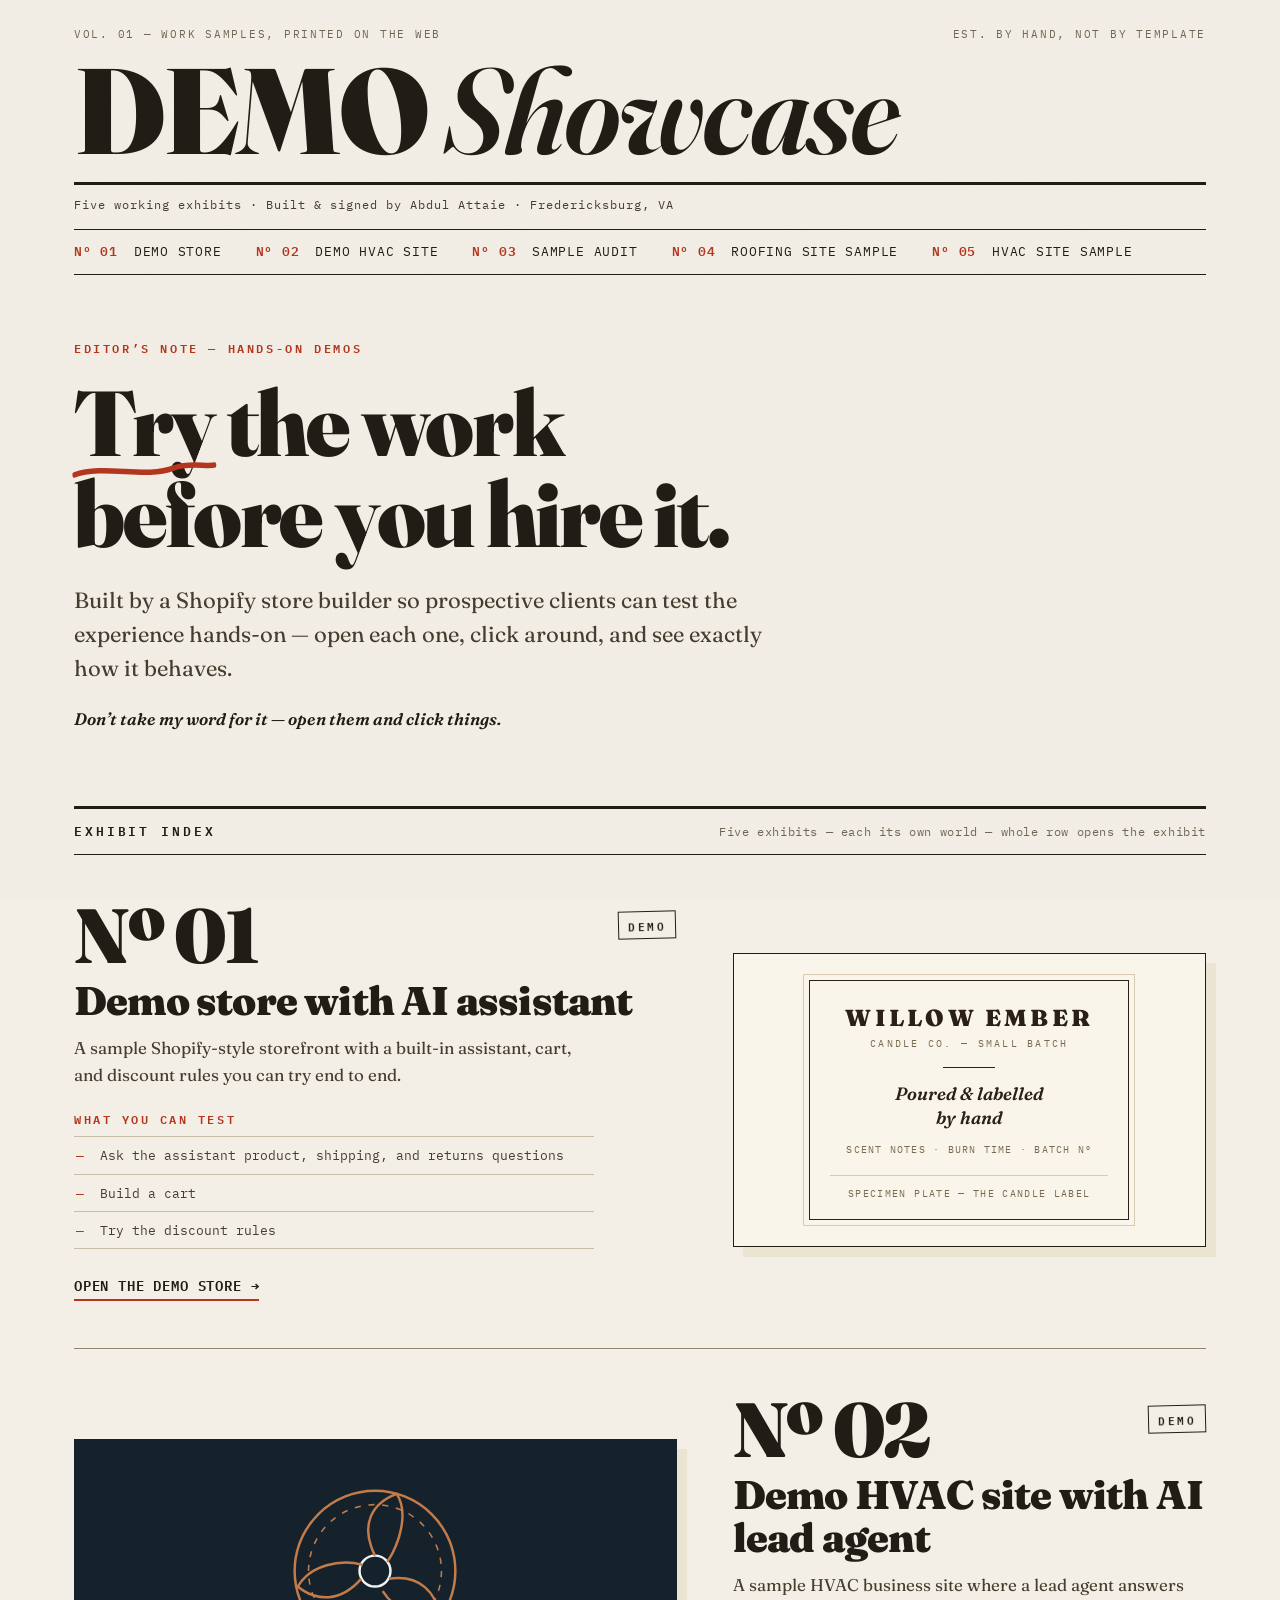
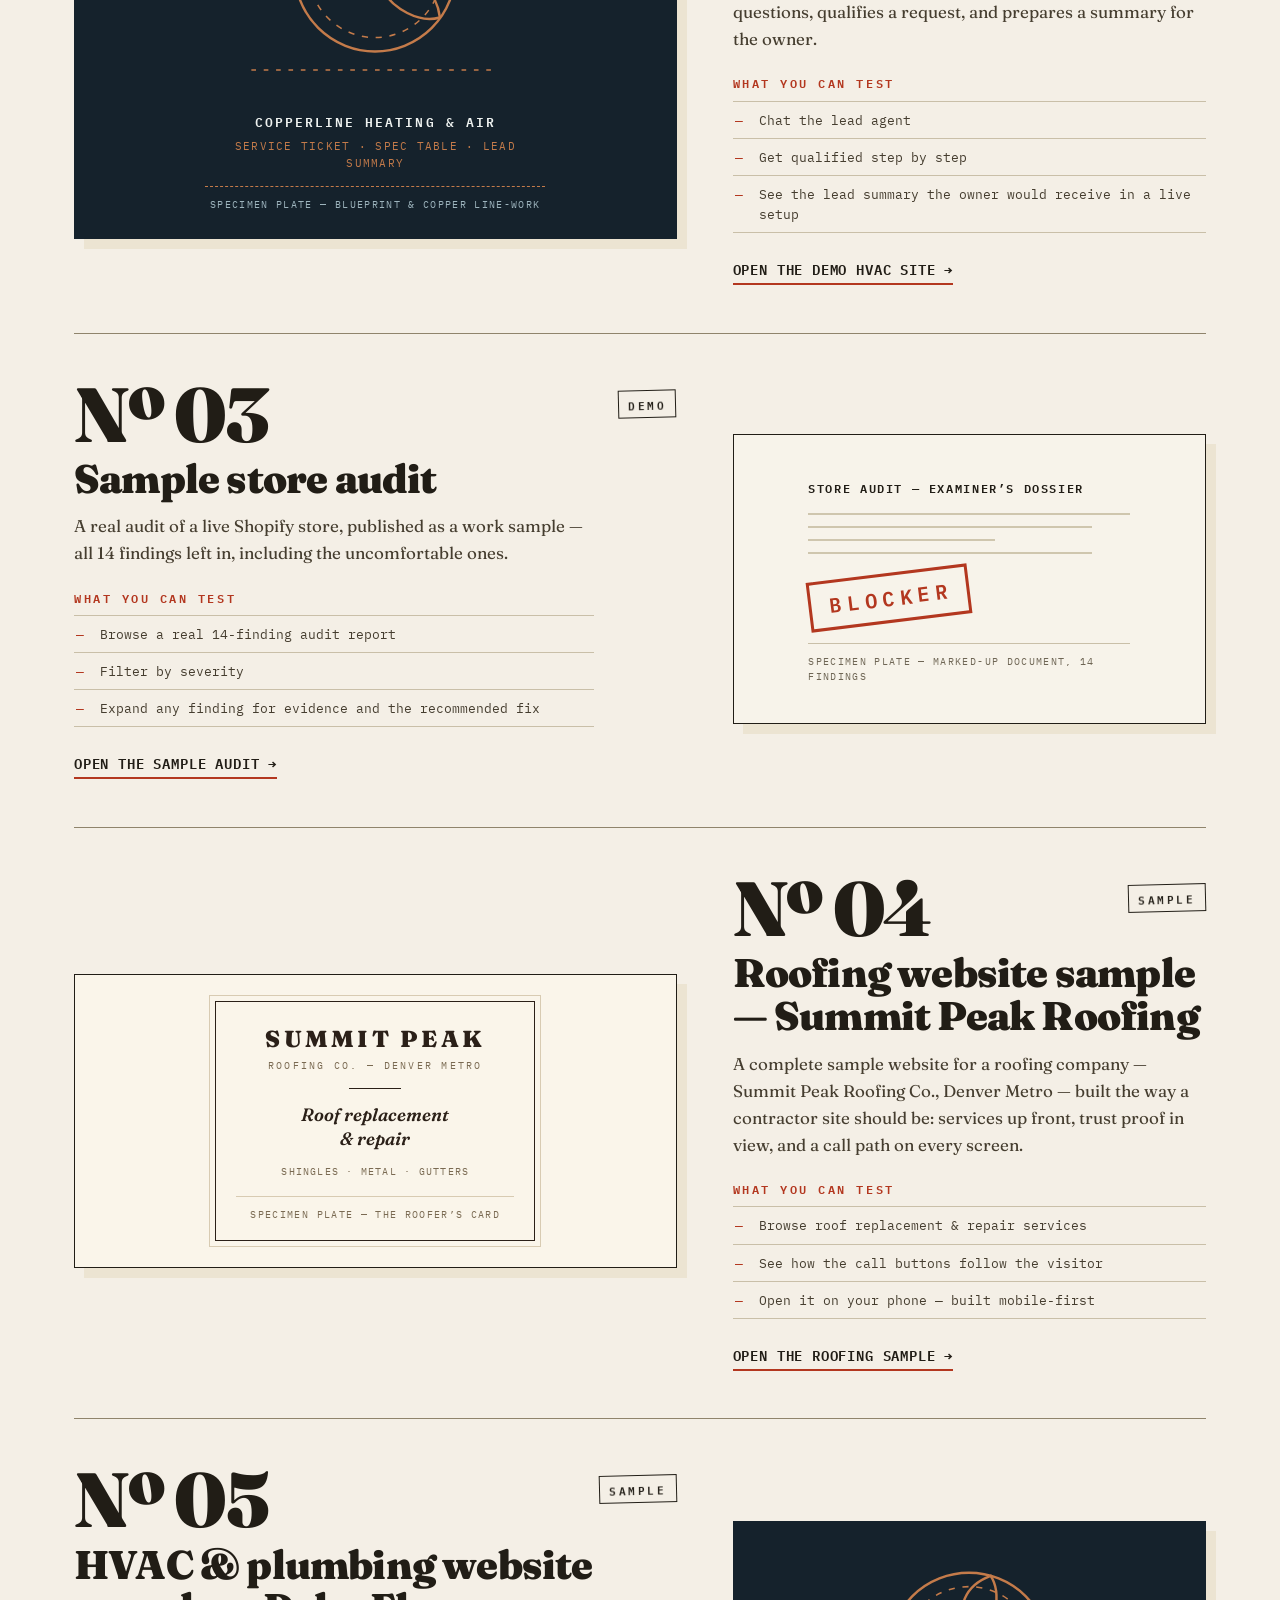
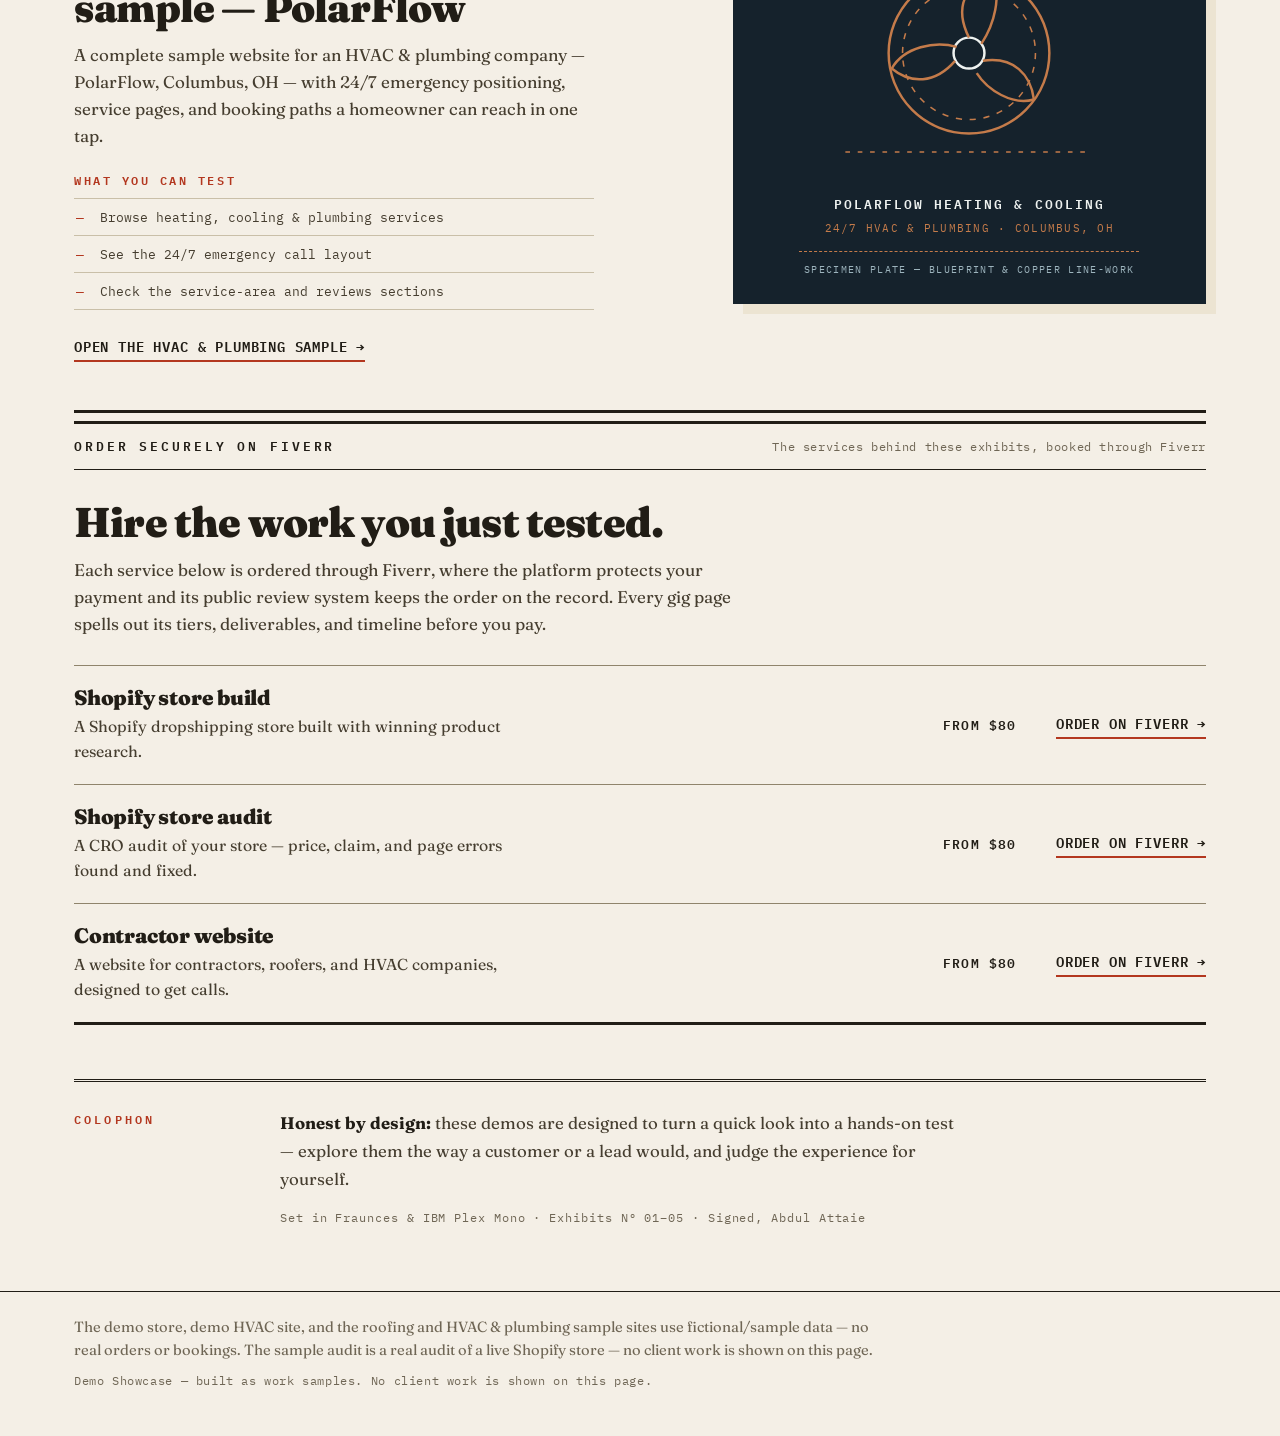
<file: index.html>
<!DOCTYPE html>
<html lang="en">
<head>
<meta charset="UTF-8">
<meta name="viewport" content="width=device-width, initial-scale=1.0">
<title>Demo Showcase — Shopify Store, HVAC Site &amp; Sample Audit</title>
<meta name="description" content="Hands-on demos built by a Shopify store builder: a demo store with AI assistant, a demo HVAC site with AI lead agent, and a real sample store audit.">
<link rel="preconnect" href="https://fonts.googleapis.com">
<link rel="preconnect" href="https://fonts.gstatic.com" crossorigin>
<link href="https://fonts.googleapis.com/css2?family=Fraunces:ital,opsz,wght@0,9..144,400;0,9..144,600;0,9..144,900;1,9..144,600&family=IBM+Plex+Mono:wght@400;500;600&display=swap" rel="stylesheet">
<link rel="stylesheet" href="style.css">
</head>
<body>
<header class="masthead"><div class="wrap">
<p class="masthead-top"><span>Vol. 01 — Work samples, printed on the web</span><span class="masthead-top-right">Est. by hand, not by template</span></p>
<a class="brand" href="./">Demo <span>Showcase</span></a>
<p class="dateline">Five working exhibits &middot; Built &amp; signed by Abdul Attaie &middot; Fredericksburg, VA</p>
<nav class="nav" aria-label="Demos">
<a href="store/"><span class="nav-no">N&ordm; 01</span> Demo store</a><a href="hvac/"><span class="nav-no">N&ordm; 02</span> Demo HVAC site</a><a href="audit/"><span class="nav-no">N&ordm; 03</span> Sample audit</a><a href="roofing/"><span class="nav-no">N&ordm; 04</span> Roofing site sample</a><a href="hvac-website/"><span class="nav-no">N&ordm; 05</span> HVAC site sample</a>
</nav>
</div></header>

<main class="wrap">
<section class="hero reveal">
<p class="eyebrow">Editor&rsquo;s note &mdash; Hands-on demos</p>
<h1><span class="try">Try<svg class="try-stroke" viewBox="0 0 240 24" preserveAspectRatio="none" aria-hidden="true" focusable="false"><path d="M5 17 C 55 6, 120 21, 168 10 C 196 4, 220 9, 235 7" fill="none" stroke="#b3371f" stroke-width="5.5" stroke-linecap="round"/></svg></span> the work before you hire it.</h1>
<p class="lede">Built by a Shopify store builder so prospective clients can test the experience hands-on &mdash; open each one, click around, and see exactly how it behaves.</p>
<p class="hero-note">Don&rsquo;t take my word for it &mdash; open them and click things.</p>
</section>

<p class="index-head reveal"><span>Exhibit Index</span><span class="index-head-note">Five exhibits &mdash; each its own world &mdash; whole row opens the exhibit</span></p>

<section class="exhibits" aria-label="Demo list">

<a class="exhibit reveal" href="store/">
<div class="exhibit-main">
<p class="exhibit-top"><span class="exhibit-no">N&ordm; 01</span><span class="demo-tag">DEMO</span></p>
<h2>Demo store with AI assistant</h2>
<p class="exhibit-desc">A sample Shopify-style storefront with a built-in assistant, cart, and discount rules you can try end to end.</p>
<h3>What you can test</h3>
<ul class="spec-list">
<li>Ask the assistant product, shipping, and returns questions</li>
<li>Build a cart</li>
<li>Try the discount rules</li>
</ul>
<span class="open-line">Open the demo store <span aria-hidden="true">&rarr;</span></span>
</div>
<div class="plate plate-store" aria-hidden="true">
<div class="label-mini">
<p class="label-brand">Willow Ember</p>
<p class="label-sub">Candle Co. &mdash; Small Batch</p>
<span class="label-rule"></span>
<p class="label-name">Poured &amp; labelled<br>by hand</p>
<p class="label-spec">Scent notes &middot; Burn time &middot; Batch N&ordm;</p>
<p class="label-foot">Specimen plate &mdash; the candle label</p>
</div>
</div>
</a>

<a class="exhibit exhibit-flip reveal" href="hvac/">
<div class="exhibit-main">
<p class="exhibit-top"><span class="exhibit-no">N&ordm; 02</span><span class="demo-tag">DEMO</span></p>
<h2>Demo HVAC site with AI lead agent</h2>
<p class="exhibit-desc">A sample HVAC business site where a lead agent answers questions, qualifies a request, and prepares a summary for the owner.</p>
<h3>What you can test</h3>
<ul class="spec-list">
<li>Chat the lead agent</li>
<li>Get qualified step by step</li>
<li>See the lead summary the owner would receive in a live setup</li>
</ul>
<span class="open-line">Open the demo HVAC site <span aria-hidden="true">&rarr;</span></span>
</div>
<div class="plate plate-hvac" aria-hidden="true">
<div class="hvac-mini">
<svg class="fan" viewBox="0 0 220 150" fill="none" focusable="false">
<circle cx="110" cy="68" r="52" stroke="#c47b4a" stroke-width="1.6"/>
<circle cx="110" cy="68" r="43" stroke="#c47b4a" stroke-width="1" stroke-dasharray="4 5"/>
<circle cx="110" cy="68" r="10" stroke="#eef2f0" stroke-width="1.6"/>
<path d="M110 58 C 100 38, 108 24, 124 18 C 132 30, 126 50, 118 62" stroke="#c47b4a" stroke-width="1.6"/>
<path d="M119 73 C 139 70, 150 82, 152 98 C 138 102, 122 92, 115 81" stroke="#c47b4a" stroke-width="1.6"/>
<path d="M101 73 C 88 88, 72 88, 60 78 C 68 64, 88 60, 102 64" stroke="#c47b4a" stroke-width="1.6"/>
<path d="M30 132 H190" stroke="#c47b4a" stroke-width="1" stroke-dasharray="3 5"/>
</svg>
<p class="hvac-name">Copperline Heating &amp; Air</p>
<p class="hvac-spec">Service ticket &middot; Spec table &middot; Lead summary</p>
<p class="hvac-foot">Specimen plate &mdash; blueprint &amp; copper line-work</p>
</div>
</div>
</a>

<a class="exhibit reveal" href="audit/">
<div class="exhibit-main">
<p class="exhibit-top"><span class="exhibit-no">N&ordm; 03</span><span class="demo-tag">DEMO</span></p>
<h2>Sample store audit</h2>
<p class="exhibit-desc">A real audit of a live Shopify store, published as a work sample &mdash; all 14 findings left in, including the uncomfortable ones.</p>
<h3>What you can test</h3>
<ul class="spec-list">
<li>Browse a real 14-finding audit report</li>
<li>Filter by severity</li>
<li>Expand any finding for evidence and the recommended fix</li>
</ul>
<span class="open-line">Open the sample audit <span aria-hidden="true">&rarr;</span></span>
</div>
<div class="plate plate-audit" aria-hidden="true">
<div class="dossier-mini">
<p class="dossier-head">Store Audit &mdash; Examiner&rsquo;s Dossier</p>
<span class="doc-line doc-line-long"></span>
<span class="doc-line"></span>
<span class="doc-line doc-line-short"></span>
<span class="doc-line"></span>
<p class="stamp">Blocker</p>
<p class="dossier-foot">Specimen plate &mdash; marked-up document, 14 findings</p>
</div>
</div>
</a>

<a class="exhibit exhibit-flip reveal" href="roofing/">
<div class="exhibit-main">
<p class="exhibit-top"><span class="exhibit-no">N&ordm; 04</span><span class="demo-tag">SAMPLE</span></p>
<h2>Roofing website sample &mdash; Summit Peak Roofing</h2>
<p class="exhibit-desc">A complete sample website for a roofing company &mdash; Summit Peak Roofing Co., Denver Metro &mdash; built the way a contractor site should be: services up front, trust proof in view, and a call path on every screen.</p>
<h3>What you can test</h3>
<ul class="spec-list">
<li>Browse roof replacement &amp; repair services</li>
<li>See how the call buttons follow the visitor</li>
<li>Open it on your phone &mdash; built mobile-first</li>
</ul>
<span class="open-line">Open the roofing sample <span aria-hidden="true">&rarr;</span></span>
</div>
<div class="plate plate-store" aria-hidden="true">
<div class="label-mini">
<p class="label-brand">Summit Peak</p>
<p class="label-sub">Roofing Co. &mdash; Denver Metro</p>
<span class="label-rule"></span>
<p class="label-name">Roof replacement<br>&amp; repair</p>
<p class="label-spec">Shingles &middot; Metal &middot; Gutters</p>
<p class="label-foot">Specimen plate &mdash; the roofer&rsquo;s card</p>
</div>
</div>
</a>

<a class="exhibit reveal" href="hvac-website/">
<div class="exhibit-main">
<p class="exhibit-top"><span class="exhibit-no">N&ordm; 05</span><span class="demo-tag">SAMPLE</span></p>
<h2>HVAC &amp; plumbing website sample &mdash; PolarFlow</h2>
<p class="exhibit-desc">A complete sample website for an HVAC &amp; plumbing company &mdash; PolarFlow, Columbus, OH &mdash; with 24/7 emergency positioning, service pages, and booking paths a homeowner can reach in one tap.</p>
<h3>What you can test</h3>
<ul class="spec-list">
<li>Browse heating, cooling &amp; plumbing services</li>
<li>See the 24/7 emergency call layout</li>
<li>Check the service-area and reviews sections</li>
</ul>
<span class="open-line">Open the HVAC &amp; plumbing sample <span aria-hidden="true">&rarr;</span></span>
</div>
<div class="plate plate-hvac" aria-hidden="true">
<div class="hvac-mini">
<svg class="fan" viewBox="0 0 220 150" fill="none" focusable="false">
<circle cx="110" cy="68" r="52" stroke="#c47b4a" stroke-width="1.6"/>
<circle cx="110" cy="68" r="43" stroke="#c47b4a" stroke-width="1" stroke-dasharray="4 5"/>
<circle cx="110" cy="68" r="10" stroke="#eef2f0" stroke-width="1.6"/>
<path d="M110 58 C 100 38, 108 24, 124 18 C 132 30, 126 50, 118 62" stroke="#c47b4a" stroke-width="1.6"/>
<path d="M119 73 C 139 70, 150 82, 152 98 C 138 102, 122 92, 115 81" stroke="#c47b4a" stroke-width="1.6"/>
<path d="M101 73 C 88 88, 72 88, 60 78 C 68 64, 88 60, 102 64" stroke="#c47b4a" stroke-width="1.6"/>
<path d="M30 132 H190" stroke="#c47b4a" stroke-width="1" stroke-dasharray="3 5"/>
</svg>
<p class="hvac-name">PolarFlow Heating &amp; Cooling</p>
<p class="hvac-spec">24/7 HVAC &amp; Plumbing &middot; Columbus, OH</p>
<p class="hvac-foot">Specimen plate &mdash; blueprint &amp; copper line-work</p>
</div>
</div>
</a>
</section>

<section class="order reveal" aria-label="Order securely on Fiverr">
<p class="index-head order-head"><span>Order securely on Fiverr</span><span class="index-head-note">The services behind these exhibits, booked through Fiverr</span></p>
<h2 class="order-title">Hire the work you just tested.</h2>
<p class="order-lede">Each service below is ordered through Fiverr, where the platform protects your payment and its public review system keeps the order on the record. Every gig page spells out its tiers, deliverables, and timeline before you pay.</p>
<ul class="order-list">
<li>
<div class="order-info">
<h3>Shopify store build</h3>
<p>A Shopify dropshipping store built with winning product research.</p>
</div>
<span class="order-price">From $80</span>
<a class="open-line order-link" href="https://www.fiverr.com/a_attaie/build-a-high-converting-shopify-dropshipping-store-ready-to-take-orders" target="_blank" rel="noopener">Order on Fiverr <span aria-hidden="true">&rarr;</span></a>
</li>
<li>
<div class="order-info">
<h3>Shopify store audit</h3>
<p>A CRO audit of your store &mdash; price, claim, and page errors found and fixed.</p>
</div>
<span class="order-price">From $80</span>
<a class="open-line order-link" href="https://www.fiverr.com/a_attaie/audit-your-shopify-store-and-fix-price-claim-and-page-errors" target="_blank" rel="noopener">Order on Fiverr <span aria-hidden="true">&rarr;</span></a>
</li>
<li>
<div class="order-info">
<h3>Contractor website</h3>
<p>A website for contractors, roofers, and HVAC companies, designed to get calls.</p>
</div>
<span class="order-price">From $80</span>
<a class="open-line order-link" href="https://www.fiverr.com/a_attaie/build-a-contractor-website-designed-to-turn-visitors-into-calls" target="_blank" rel="noopener">Order on Fiverr <span aria-hidden="true">&rarr;</span></a>
</li>
</ul>
</section>

<section class="colophon reveal" aria-label="Colophon">
<p class="colophon-label">Colophon</p>
<div class="colophon-body">
<p><strong>Honest by design:</strong> these demos are designed to turn a quick look into a hands-on test &mdash; explore them the way a customer or a lead would, and judge the experience for yourself.</p>
<p class="colophon-set">Set in Fraunces &amp; IBM Plex Mono &middot; Exhibits N&ordm; 01&ndash;05 &middot; Signed, Abdul Attaie</p>
</div>
</section>
</main>

<footer><div class="wrap">
<p>The demo store, demo HVAC site, and the roofing and HVAC &amp; plumbing sample sites use fictional/sample data — no real orders or bookings. The sample audit is a real audit of a live Shopify store — no client work is shown on this page.</p>
<p>Demo Showcase — built as work samples. No client work is shown on this page.</p>
</div></footer>

<script>
(function () {
  var items = document.querySelectorAll('.reveal');
  if (!items.length) return;
  var reduced = window.matchMedia('(prefers-reduced-motion: reduce)').matches;
  if (reduced || !('IntersectionObserver' in window)) {
    items.forEach(function (el) { el.classList.add('in'); });
    return;
  }
  document.documentElement.classList.add('js-reveal');
  var io = new IntersectionObserver(function (entries) {
    entries.forEach(function (entry) {
      if (entry.isIntersecting) { entry.target.classList.add('in'); io.unobserve(entry.target); }
    });
  }, { threshold: 0.12 });
  items.forEach(function (el) { io.observe(el); });
})();
</script>
</body>
</html>
</file>
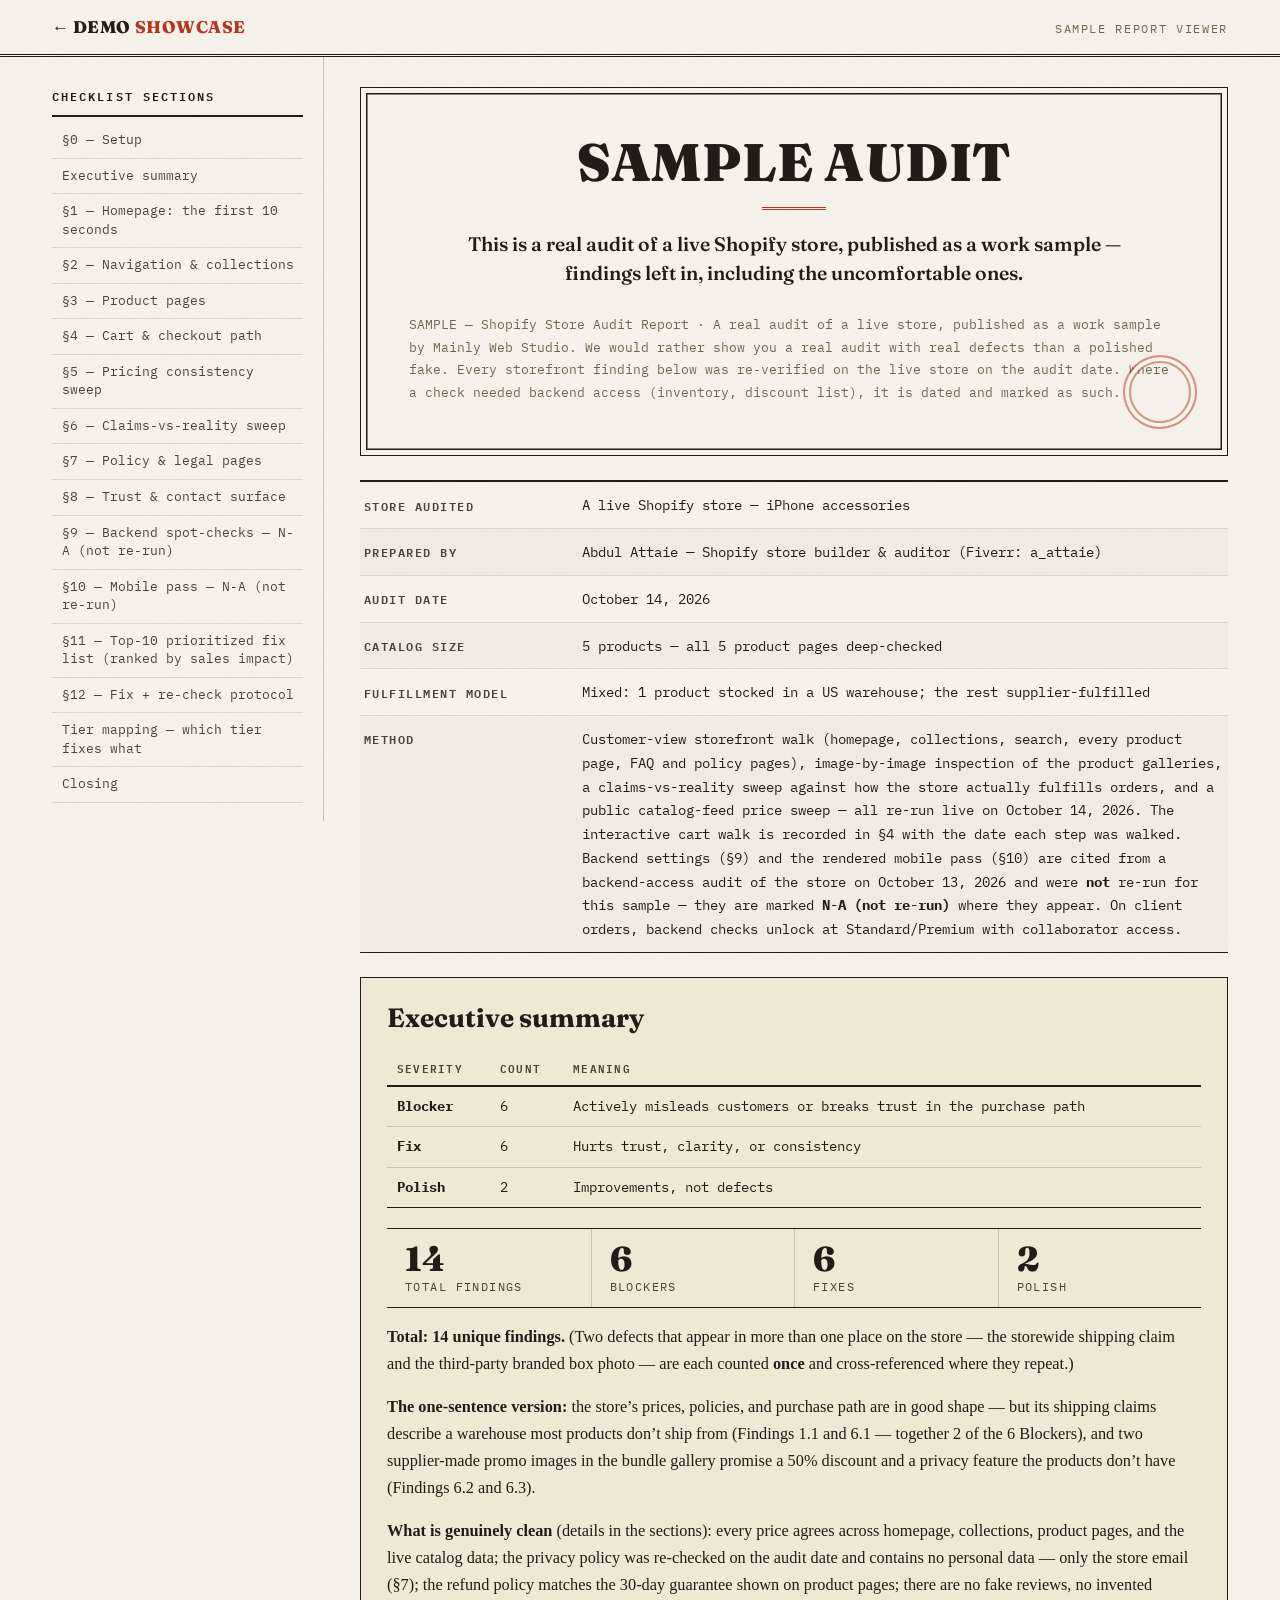
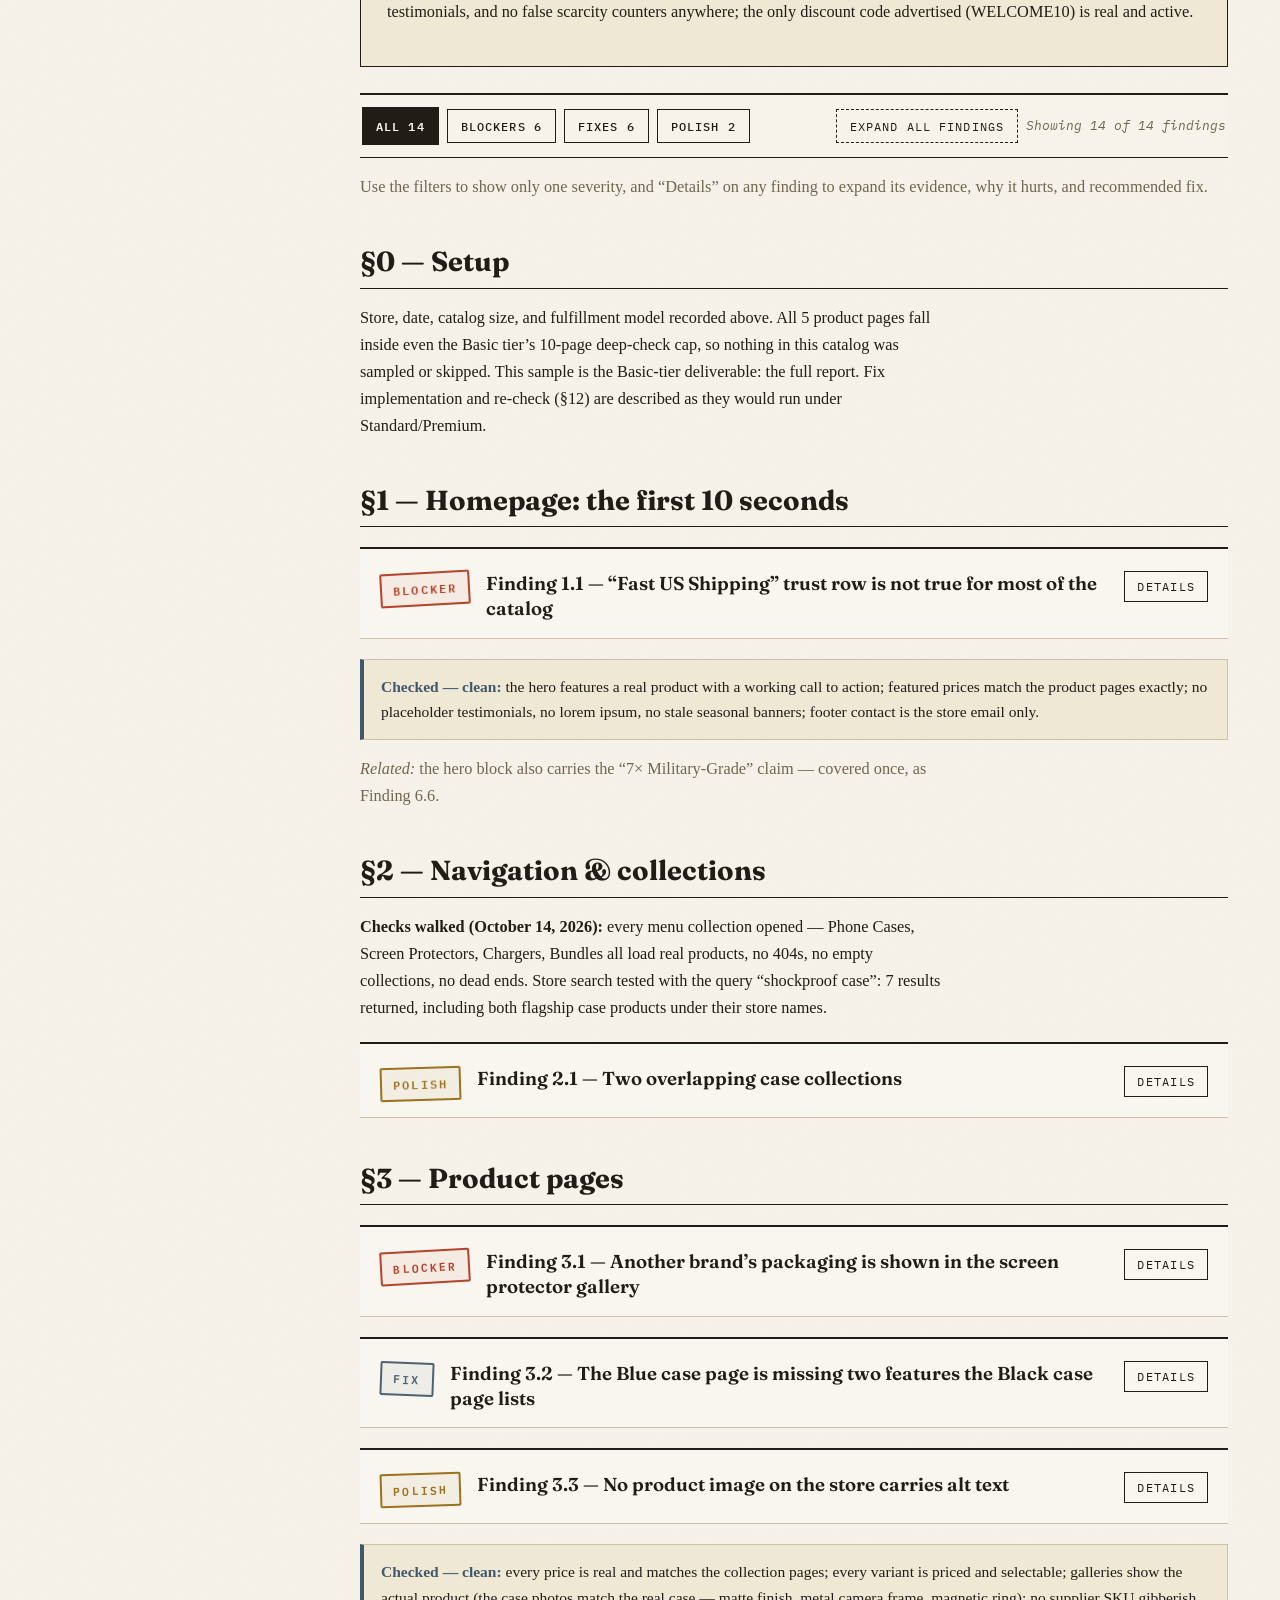
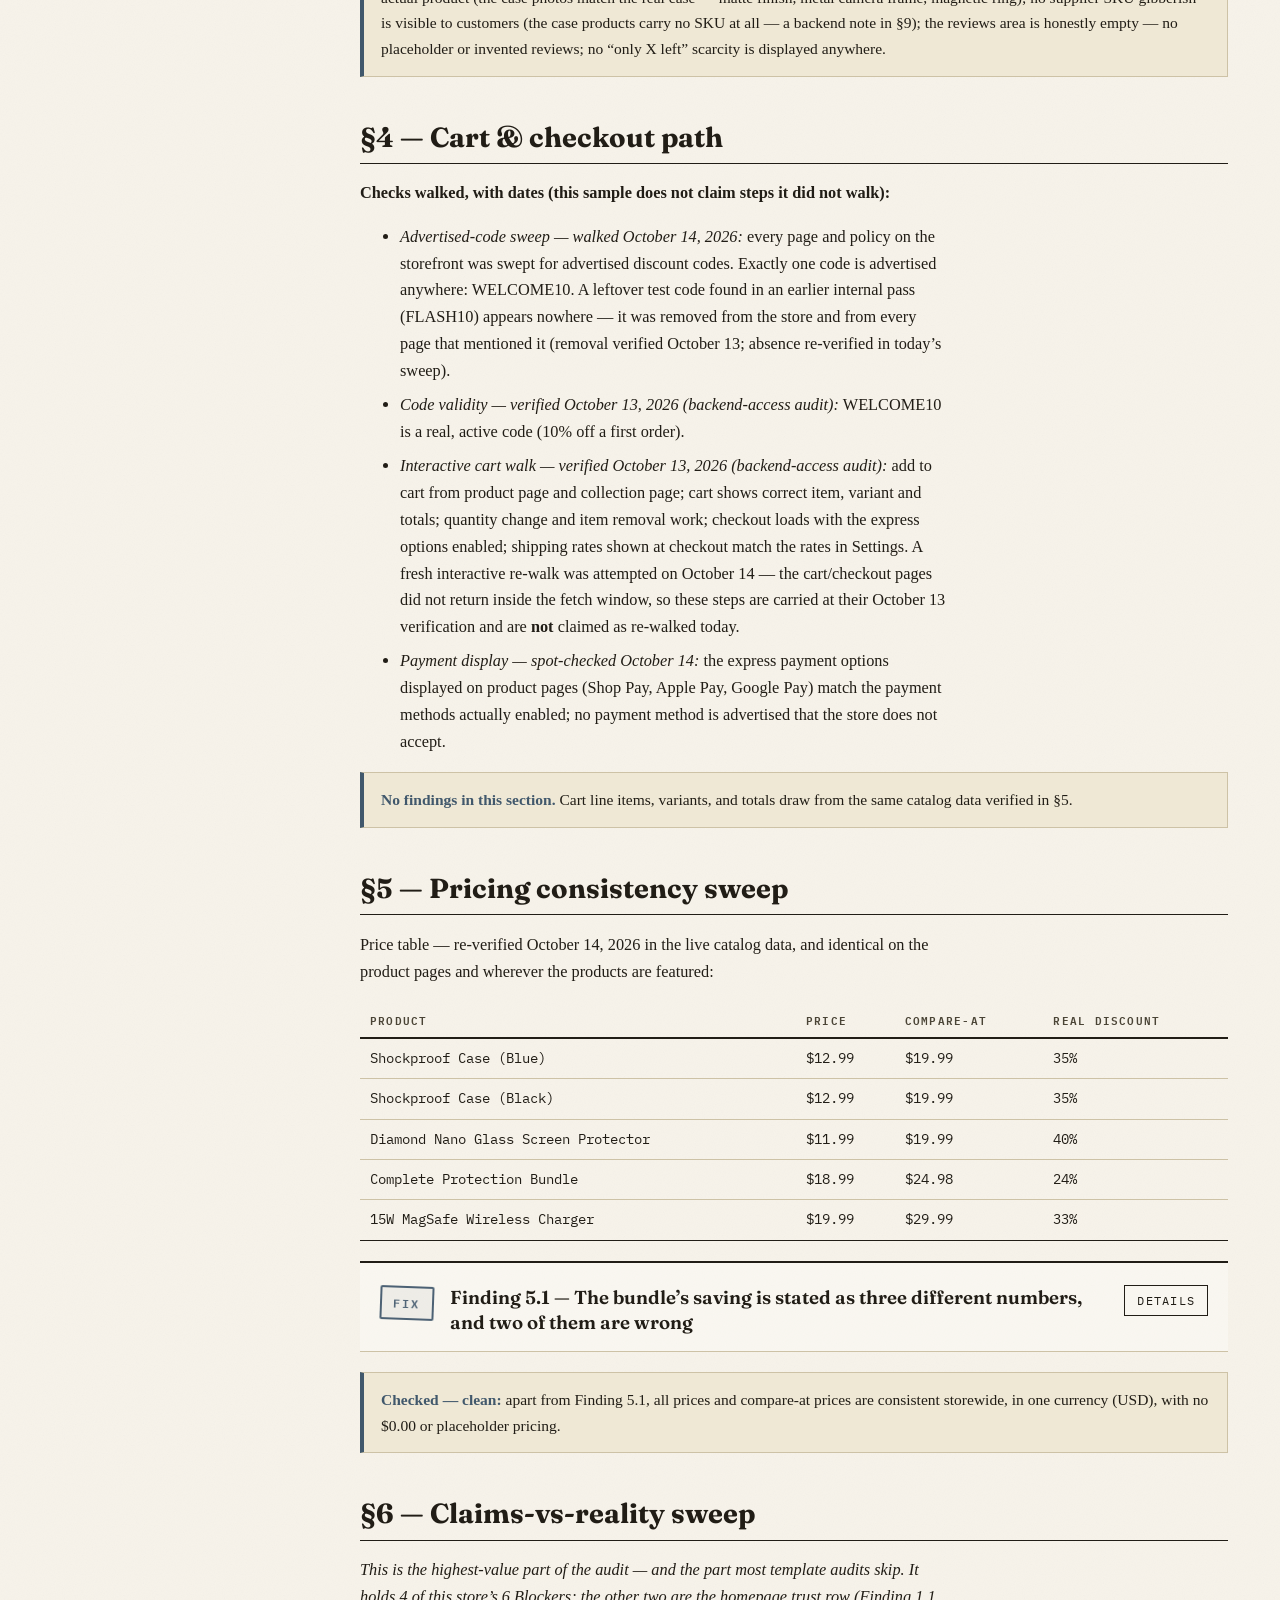
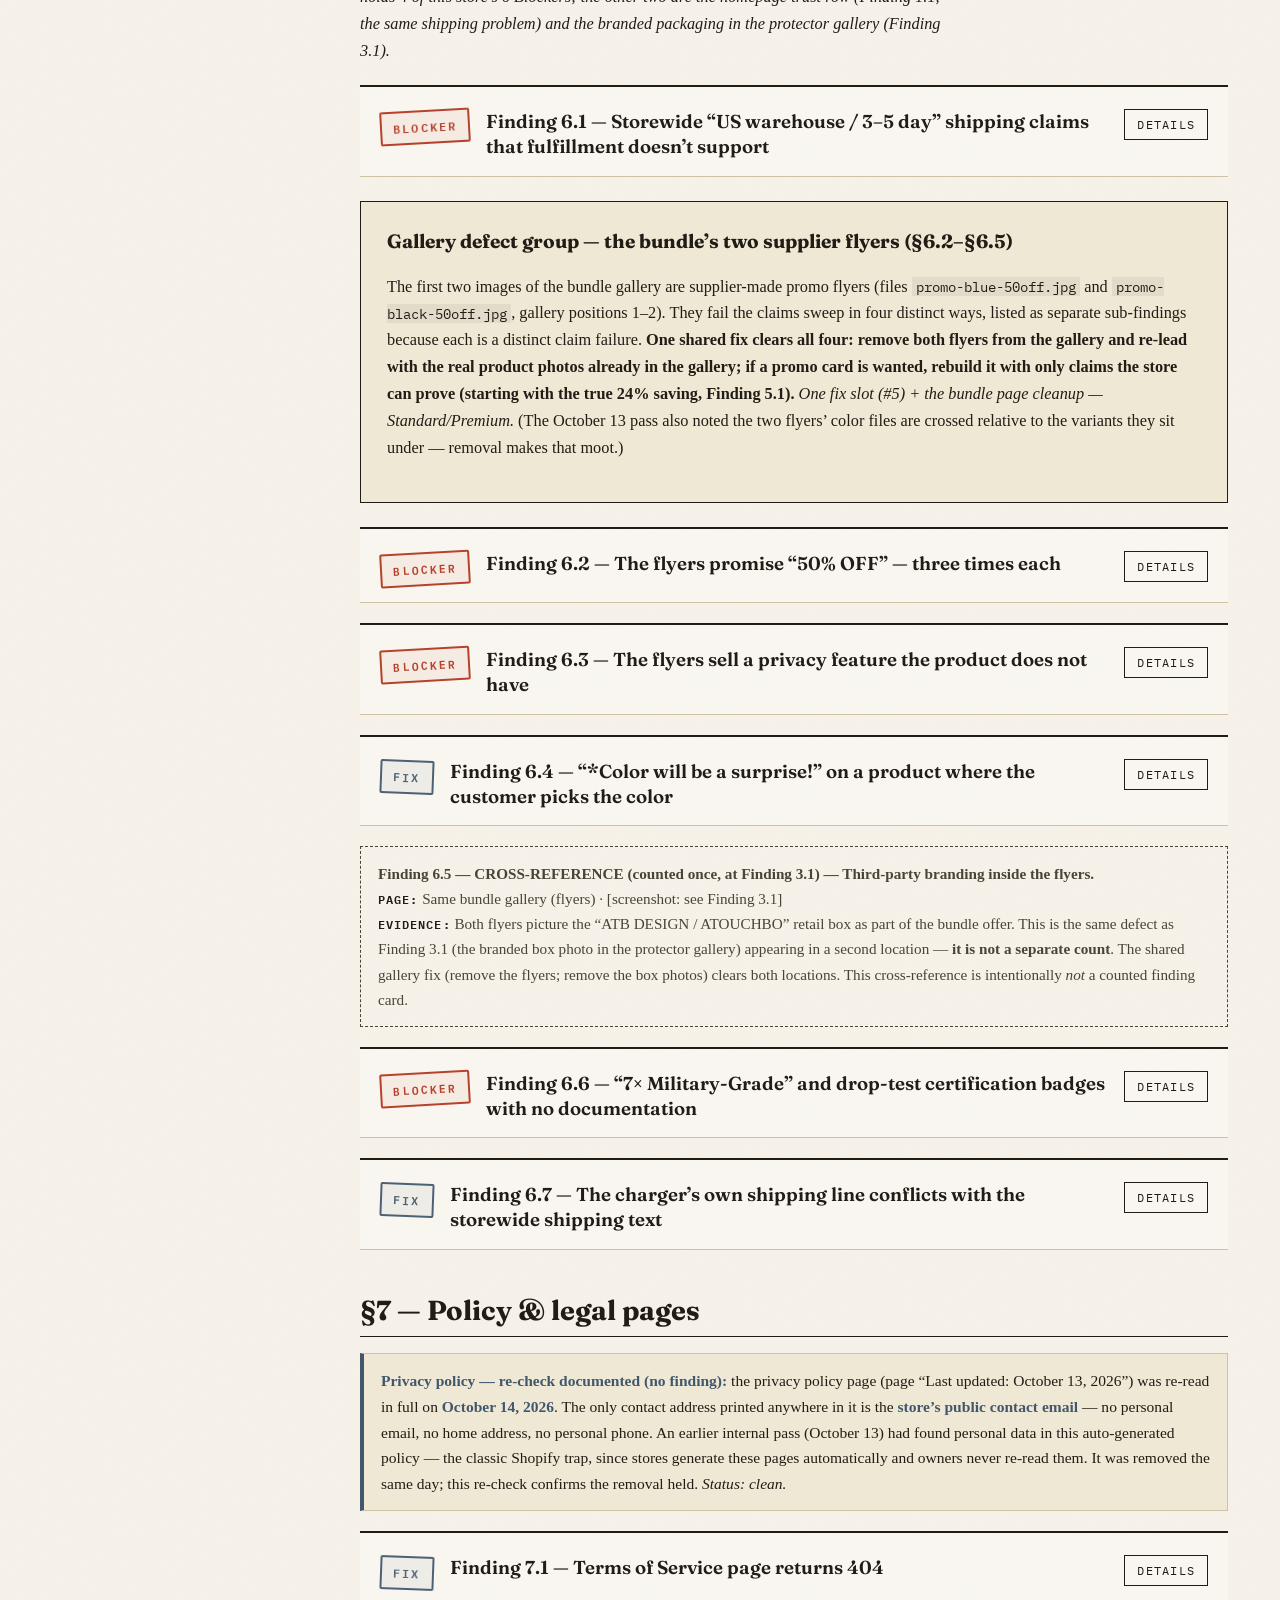
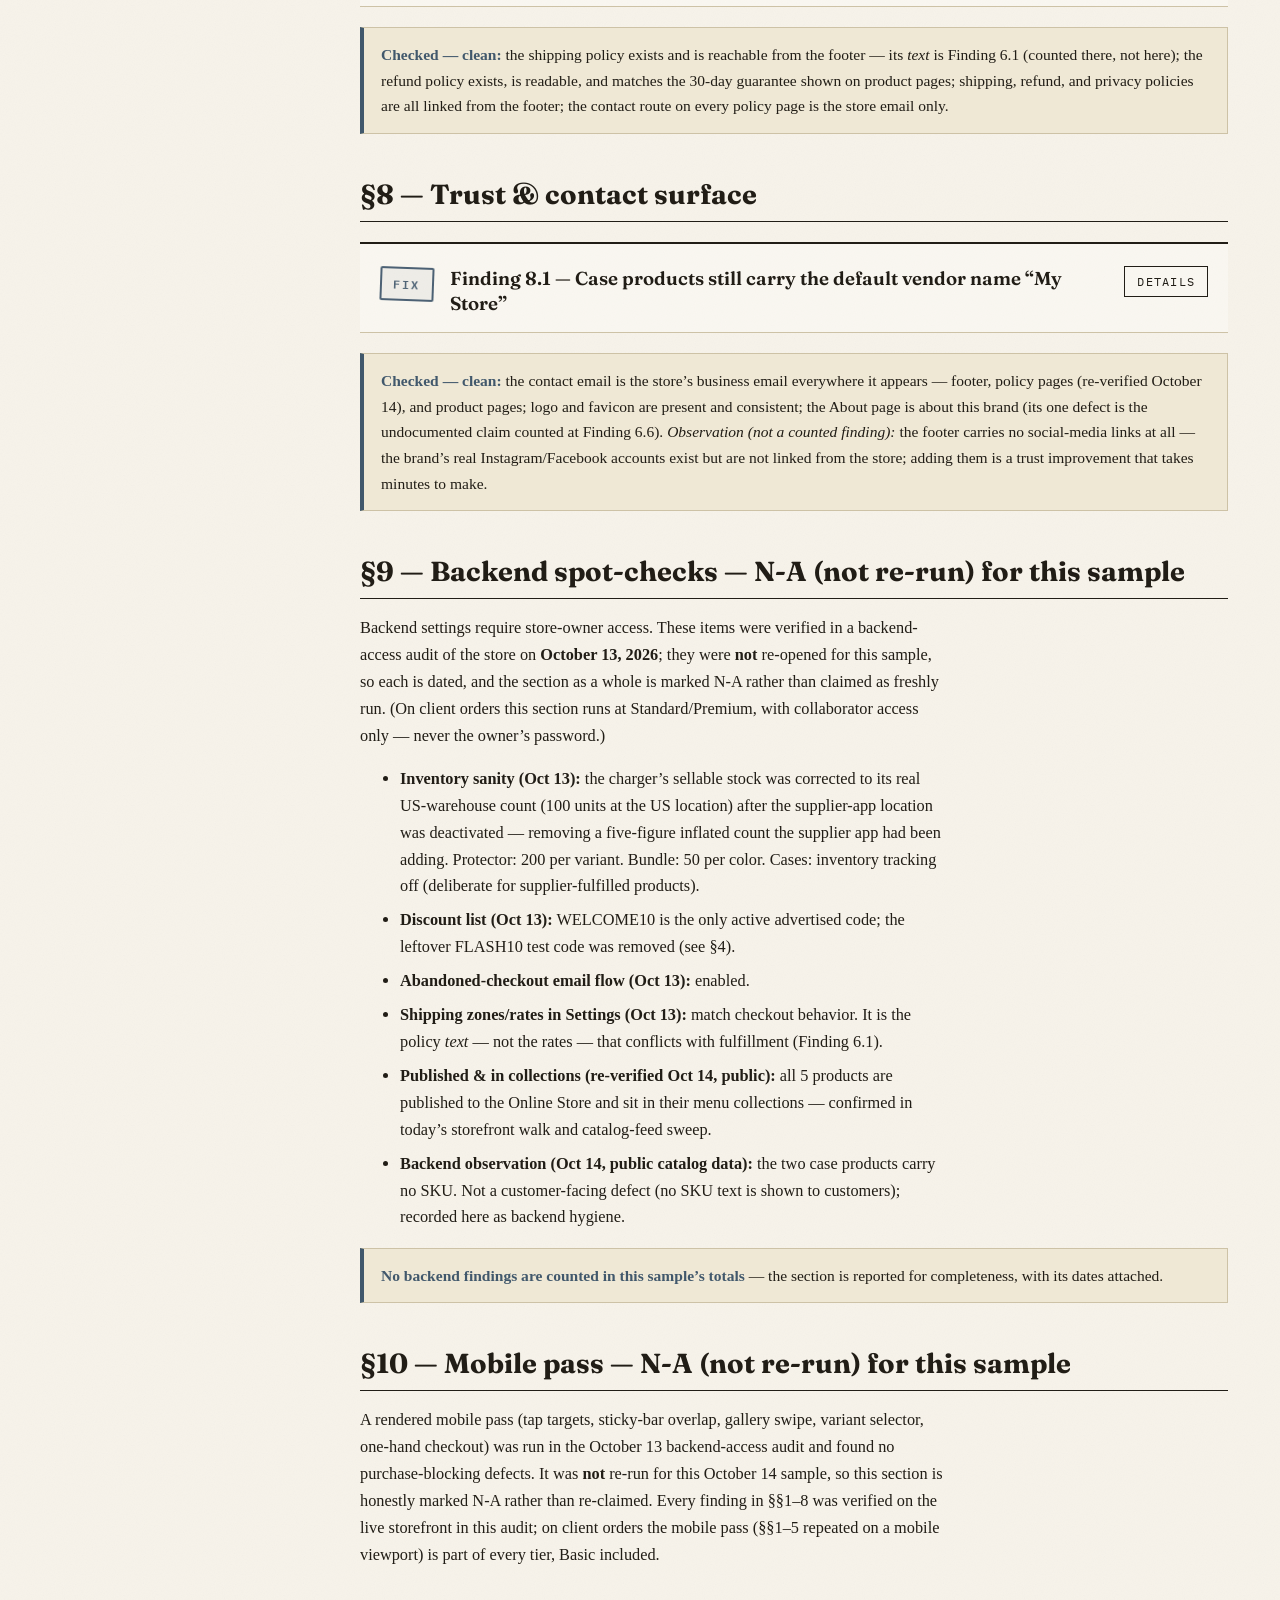
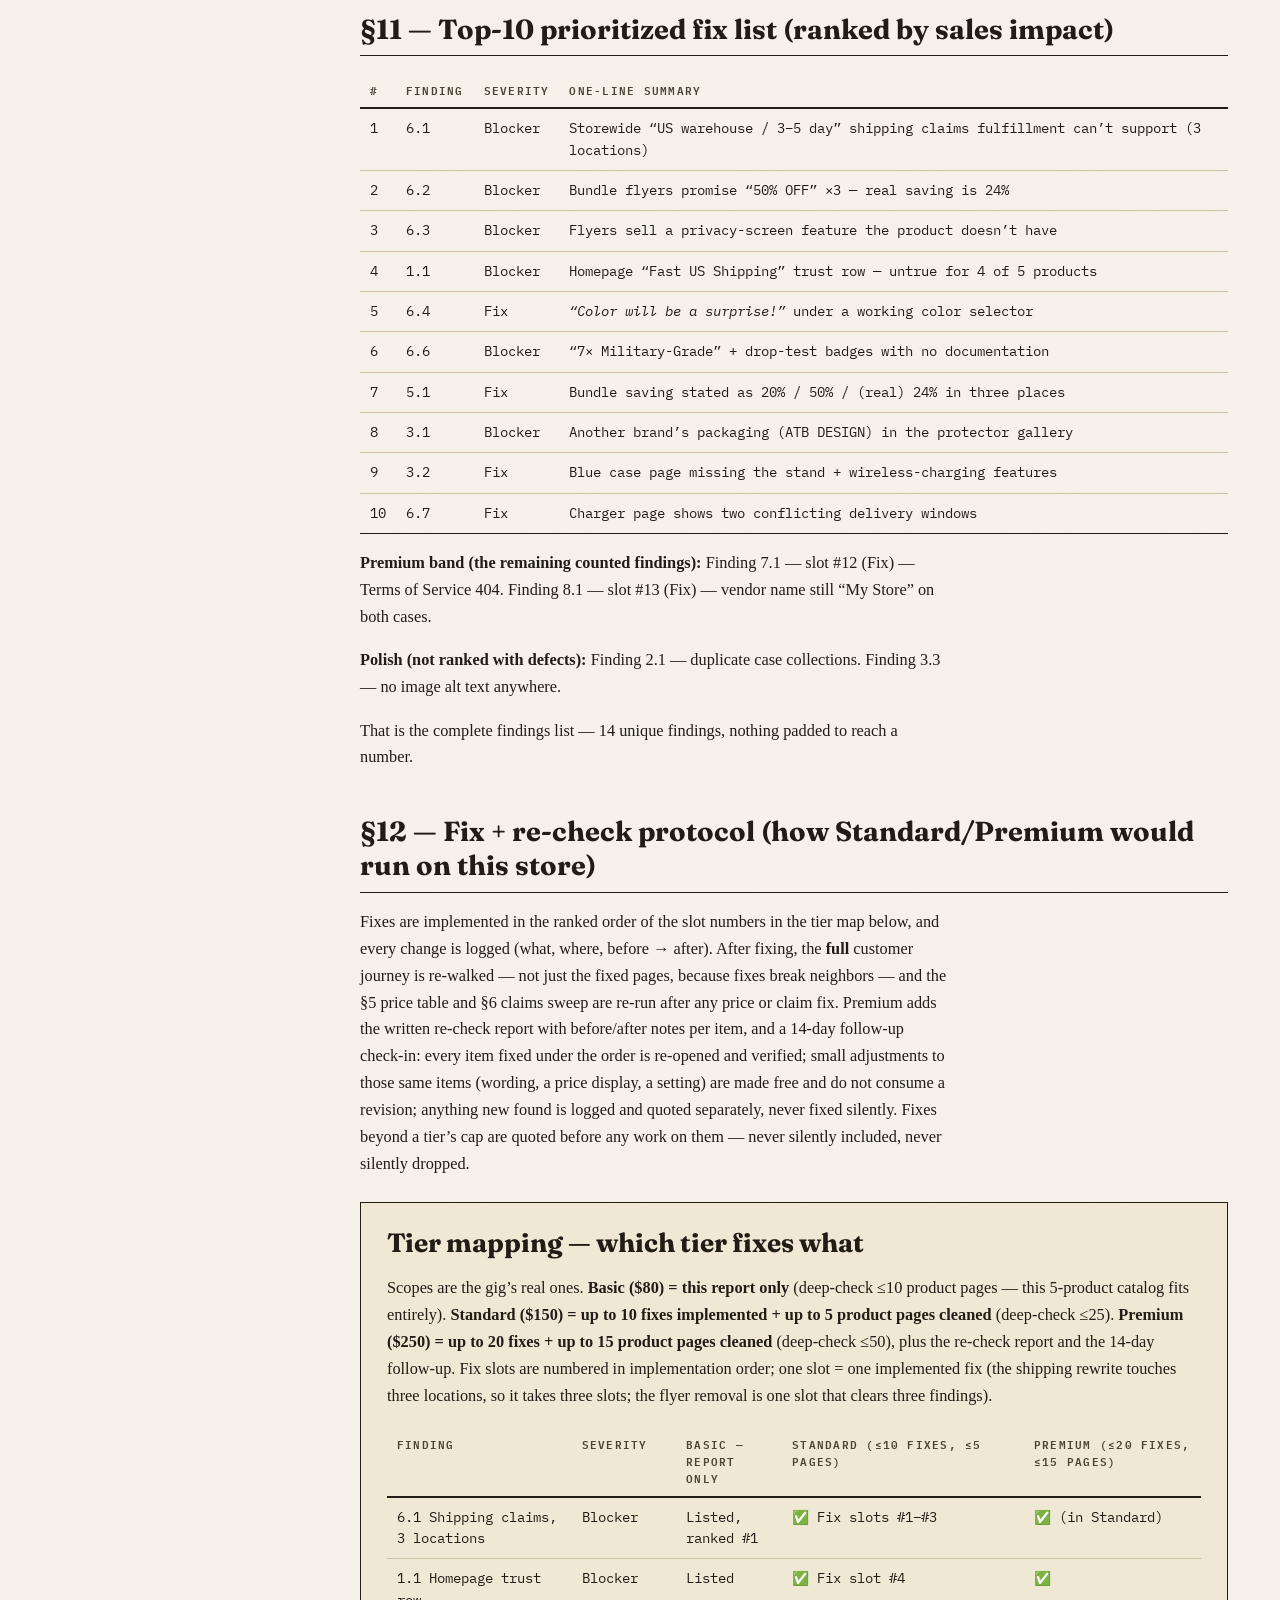
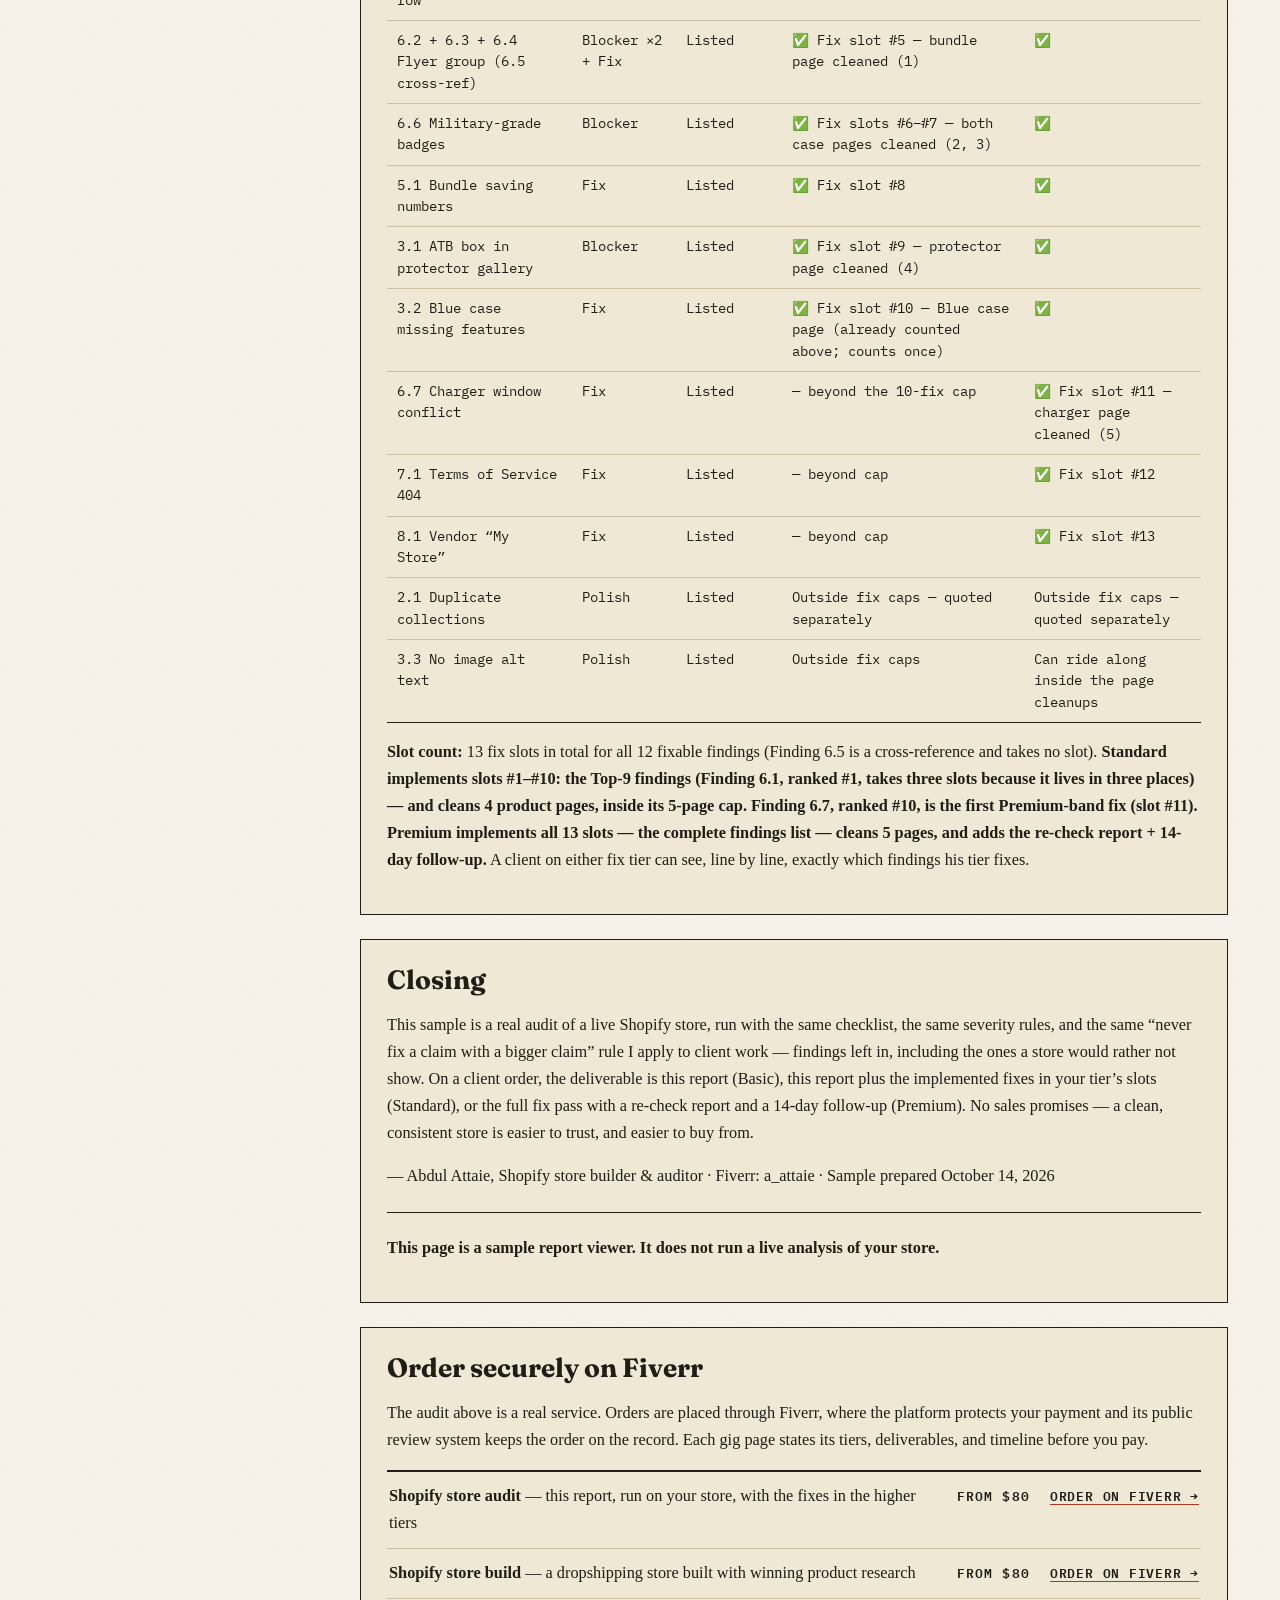
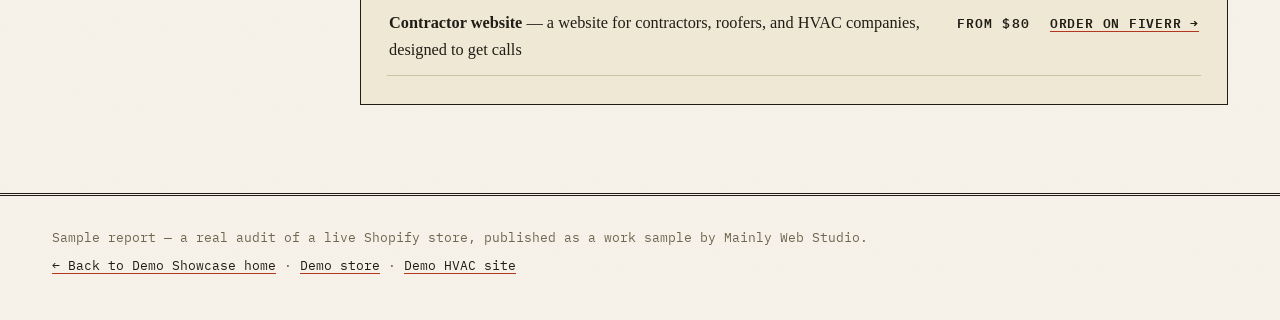
<file: audit/index.html>
<!DOCTYPE html>
<html lang="en">
<head>
<meta charset="UTF-8">
<meta name="viewport" content="width=device-width, initial-scale=1.0">
<title>SAMPLE AUDIT — Sample Shopify Store Audit (14 findings)</title>
<meta name="description" content="A real sample audit of a live Shopify store: 14 findings — 6 Blockers, 6 Fixes, 2 Polish — with evidence and fixes. A Mainly Web Studio work sample.">
<link rel="preconnect" href="https://fonts.googleapis.com">
<link rel="preconnect" href="https://fonts.gstatic.com" crossorigin>
<link href="https://fonts.googleapis.com/css2?family=Fraunces:ital,opsz,wght@0,9..144,400..900;1,9..144,400..900&family=IBM+Plex+Mono:ital,wght@0,400;0,500;0,600;1,400&display=swap" rel="stylesheet">
<link rel="stylesheet" href="style.css">
</head>
<body>
<header class="topbar"><div class="wrap">
<a class="brand" href="../">← DEMO <span>SHOWCASE</span></a>
<span class="muted">Sample report viewer</span>
</div></header>

<div class="layout">
<aside class="side" aria-label="Audit sections">
<h2>Checklist sections</h2>
<nav>
<a href="#s0">§0 — Setup</a>
<a href="#executive-summary">Executive summary</a>
<a href="#s1">§1 — Homepage: the first 10 seconds</a>
<a href="#s2">§2 — Navigation &amp; collections</a>
<a href="#s3">§3 — Product pages</a>
<a href="#s4">§4 — Cart &amp; checkout path</a>
<a href="#s5">§5 — Pricing consistency sweep</a>
<a href="#s6">§6 — Claims-vs-reality sweep</a>
<a href="#s7">§7 — Policy &amp; legal pages</a>
<a href="#s8">§8 — Trust &amp; contact surface</a>
<a href="#s9">§9 — Backend spot-checks — N-A (not re-run)</a>
<a href="#s10">§10 — Mobile pass — N-A (not re-run)</a>
<a href="#s11">§11 — Top-10 prioritized fix list (ranked by sales impact)</a>
<a href="#s12">§12 — Fix + re-check protocol</a>
<a href="#tiers">Tier mapping — which tier fixes what</a>
<a href="#closing">Closing</a>
</nav>
</aside>

<main>
<!-- ===== HEADER BLOCK ===== -->
<section class="sample-banner" id="setup">
<p class="kicker">SAMPLE AUDIT</p>
<p class="big">This is a real audit of a live Shopify store, published as a work sample — findings left in, including the uncomfortable ones.</p>
<p class="muted">SAMPLE — Shopify Store Audit Report · A real audit of a live store, published as a work sample by Mainly Web Studio. We would rather show you a real audit with real defects than a polished fake. Every storefront finding below was re-verified on the live store on the audit date. Where a check needed backend access (inventory, discount list), it is dated and marked as such.</p>
</section>

<dl class="facts">
<div><dt>Store audited</dt><dd>A live Shopify store — iPhone accessories</dd></div>
<div><dt>Prepared by</dt><dd>Abdul Attaie — Shopify store builder &amp; auditor (Fiverr: a_attaie)</dd></div>
<div><dt>Audit date</dt><dd>October 14, 2026</dd></div>
<div><dt>Catalog size</dt><dd>5 products — all 5 product pages deep-checked</dd></div>
<div><dt>Fulfillment model</dt><dd>Mixed: 1 product stocked in a US warehouse; the rest supplier-fulfilled</dd></div>
<div><dt>Method</dt><dd>Customer-view storefront walk (homepage, collections, search, every product page, FAQ and policy pages), image-by-image inspection of the product galleries, a claims-vs-reality sweep against how the store actually fulfills orders, and a public catalog-feed price sweep — all re-run live on October 14, 2026. The interactive cart walk is recorded in §4 with the date each step was walked. Backend settings (§9) and the rendered mobile pass (§10) are cited from a backend-access audit of the store on October 13, 2026 and were <strong>not</strong> re-run for this sample — they are marked <strong>N-A (not re-run)</strong> where they appear. On client orders, backend checks unlock at Standard/Premium with collaborator access.</dd></div>
</dl>

<!-- ===== EXECUTIVE SUMMARY ===== -->
<section class="panel" id="executive-summary">
<h2>Executive summary</h2>
<table>
<thead><tr><th>Severity</th><th>Count</th><th>Meaning</th></tr></thead>
<tbody>
<tr><td><strong>Blocker</strong></td><td>6</td><td>Actively misleads customers or breaks trust in the purchase path</td></tr>
<tr><td><strong>Fix</strong></td><td>6</td><td>Hurts trust, clarity, or consistency</td></tr>
<tr><td><strong>Polish</strong></td><td>2</td><td>Improvements, not defects</td></tr>
</tbody></table>
<div class="counts" aria-label="Finding counts">
<div class="count"><b>14</b>Total findings</div>
<div class="count"><b>6</b>Blockers</div>
<div class="count"><b>6</b>Fixes</div>
<div class="count"><b>2</b>Polish</div>
</div>
<p><strong>Total: 14 unique findings.</strong> (Two defects that appear in more than one place on the store — the storewide shipping claim and the third-party branded box photo — are each counted <strong>once</strong> and cross-referenced where they repeat.)</p>
<p><strong>The one-sentence version:</strong> the store&rsquo;s prices, policies, and purchase path are in good shape — but its shipping claims describe a warehouse most products don&rsquo;t ship from (Findings 1.1 and 6.1 — together 2 of the 6 Blockers), and two supplier-made promo images in the bundle gallery promise a 50% discount and a privacy feature the products don&rsquo;t have (Findings 6.2 and 6.3).</p>
<p><strong>What is genuinely clean</strong> (details in the sections): every price agrees across homepage, collections, product pages, and the live catalog data; the privacy policy was re-checked on the audit date and contains no personal data — only the store email (§7); the refund policy matches the 30-day guarantee shown on product pages; there are no fake reviews, no invented testimonials, and no false scarcity counters anywhere; the only discount code advertised (WELCOME10) is real and active.</p>
</section>

<!-- ===== FILTERS ===== -->
<div class="filters" role="group" aria-label="Filter findings by severity">
<button class="chip" type="button" data-filter="all" aria-pressed="true">All 14</button>
<button class="chip" type="button" data-filter="blocker" aria-pressed="false">Blockers 6</button>
<button class="chip" type="button" data-filter="fix" aria-pressed="false">Fixes 6</button>
<button class="chip" type="button" data-filter="polish" aria-pressed="false">Polish 2</button>
<button class="expand-all" type="button" id="expand-all">Expand all findings</button>
<span id="filter-status" aria-live="polite">Showing 14 of 14 findings</span>
</div>
<p class="muted">Use the filters to show only one severity, and &ldquo;Details&rdquo; on any finding to expand its evidence, why it hurts, and recommended fix.</p>

<!-- ===== §0 ===== -->
<section class="audit-section" id="s0">
<h2 class="section-title">§0 — Setup</h2>
<p>Store, date, catalog size, and fulfillment model recorded above. All 5 product pages fall inside even the Basic tier&rsquo;s 10-page deep-check cap, so nothing in this catalog was sampled or skipped. This sample is the Basic-tier deliverable: the full report. Fix implementation and re-check (§12) are described as they would run under Standard/Premium.</p>
</section>

<!-- ===== §1 ===== -->
<section class="audit-section" id="s1">
<h2 class="section-title">§1 — Homepage: the first 10 seconds</h2>
<article class="finding" data-severity="blocker" data-finding="1.1">
<div class="finding-head"><span class="badge badge-blocker">BLOCKER</span><h3>Finding 1.1 — &ldquo;Fast US Shipping&rdquo; trust row is not true for most of the catalog</h3><button class="toggle" type="button" data-target="f-1-1" aria-expanded="false" aria-controls="f-1-1">Details</button></div>
<div class="finding-body" id="f-1-1" hidden>
<p><span class="lbl">Page:</span> Homepage · [screenshot: homepage trust row, captured Oct 14]</p>
<p><span class="lbl">Evidence:</span> The homepage trust row reads: <em>&ldquo;Fast US Shipping — Ships quickly from within the US, straight to your door.&rdquo;</em></p>
<p><span class="lbl">Why it hurts:</span> Only one product (the wireless charger) is stocked in a US warehouse. The cases, screen protector, and bundle are supplier-fulfilled from overseas. A case buyer reads &ldquo;ships from within the US,&rdquo; expects US delivery speed, and gets a longer wait — the classic setup for a dispute and a one-star review.</p>
<p><span class="lbl">Fix:</span> Replace the storewide row with wording that is true for <strong>every</strong> product — e.g. &ldquo;Tracked shipping on every order — each product page shows its real delivery window&rdquo; — and state per-product delivery reality on the product pages themselves. (Final wording depends on the store&rsquo;s fulfillment model per product; a storewide row may only claim what is true storewide.) <em>Fix slot #4 — Standard/Premium.</em></p>
</div></article>
<div class="clean"><strong>Checked — clean:</strong> the hero features a real product with a working call to action; featured prices match the product pages exactly; no placeholder testimonials, no lorem ipsum, no stale seasonal banners; footer contact is the store email only.</div>
<p class="muted"><em>Related:</em> the hero block also carries the &ldquo;7× Military-Grade&rdquo; claim — covered once, as Finding 6.6.</p>
</section>

<!-- ===== §2 ===== -->
<section class="audit-section" id="s2">
<h2 class="section-title">§2 — Navigation &amp; collections</h2>
<p><strong>Checks walked (October 14, 2026):</strong> every menu collection opened — Phone Cases, Screen Protectors, Chargers, Bundles all load real products, no 404s, no empty collections, no dead ends. Store search tested with the query &ldquo;shockproof case&rdquo;: 7 results returned, including both flagship case products under their store names.</p>
<article class="finding" data-severity="polish" data-finding="2.1">
<div class="finding-head"><span class="badge badge-polish">POLISH</span><h3>Finding 2.1 — Two overlapping case collections</h3><button class="toggle" type="button" data-target="f-2-1" aria-expanded="false" aria-controls="f-2-1">Details</button></div>
<div class="finding-body" id="f-2-1" hidden>
<p><span class="lbl">Page:</span> Collection pages — Phone Cases and iPhone 17 Pro Max Cases · [screenshot: both collection pages, captured Oct 14]</p>
<p><span class="lbl">Evidence:</span> The store publishes both collections for the same two cases.</p>
<p><span class="lbl">Why it matters:</span> Minor. Two near-identical doors to the same products dilute the menu&rsquo;s clarity.</p>
<p><span class="lbl">Fix:</span> Keep the collection the menu actually uses; retire or merge the other. <em>Polish — outside the fix caps; quoted separately or folded into a page cleanup.</em></p>
</div></article>
</section>

<!-- ===== §3 ===== -->
<section class="audit-section" id="s3">
<h2 class="section-title">§3 — Product pages</h2>
<article class="finding" data-severity="blocker" data-finding="3.1">
<div class="finding-head"><span class="badge badge-blocker">BLOCKER</span><h3>Finding 3.1 — Another brand&rsquo;s packaging is shown in the screen protector gallery</h3><button class="toggle" type="button" data-target="f-3-1" aria-expanded="false" aria-controls="f-3-1">Details</button></div>
<div class="finding-body" id="f-3-1" hidden>
<p><span class="lbl">Page:</span> Screen protector product page · [screenshot: protector gallery, box-front image, captured Oct 14]</p>
<p><span class="lbl">Evidence:</span> The protector&rsquo;s gallery includes a retail box printed with <strong>&ldquo;ATB DESIGN&rdquo;</strong> and <strong>&ldquo;ATB ATOUCHBO&rdquo;</strong> branding, complete with that brand&rsquo;s gorilla mascot (box-front shot, gallery image 6). The same branded box photo also appears inside the bundle gallery — that second appearance is cross-referenced at Finding 6.5 and <strong>counted once, here</strong>.</p>
<p><span class="lbl">Why it hurts:</span> A customer shopping this store&rsquo;s product is shown someone else&rsquo;s brand packaging. It reads as a resold listing, invites &ldquo;is this genuine?&rdquo; doubts, and undercuts every trust element on the page.</p>
<p><span class="lbl">Fix:</span> Re-lead the gallery with photos of the actual protector and install tray without third-party branding; remove the branded box photos from both galleries. <em>Fix slot #9 — Standard/Premium (protector page cleaned).</em></p>
</div></article>

<article class="finding" data-severity="fix" data-finding="3.2">
<div class="finding-head"><span class="badge badge-fix">FIX</span><h3>Finding 3.2 — The Blue case page is missing two features the Black case page lists</h3><button class="toggle" type="button" data-target="f-3-2" aria-expanded="false" aria-controls="f-3-2">Details</button></div>
<div class="finding-body" id="f-3-2" hidden>
<p><span class="lbl">Page:</span> Shockproof case product pages — Blue vs. Black · [screenshot: both description spec lists side by side, captured Oct 14]</p>
<p><span class="lbl">Evidence:</span> Side-by-side comparison of the two case pages (same product, two colors), re-verified in the live catalog data on October 14: the Black page includes <em>&ldquo;Multi-function bracket: alloy lens ring unfolds into a 90-degree phone stand&rdquo;</em> and <em>&ldquo;wireless charging without removing the case.&rdquo;</em> The Blue page has neither line — its MagSafe bullet stops at &ldquo;built-in magnetic ring for MagSafe chargers and accessories.&rdquo;</p>
<p><span class="lbl">Why it hurts:</span> The built-in stand is this case&rsquo;s signature feature. Blue buyers are shown a weaker product for the same $12.99, and the store&rsquo;s own social content promotes the stand the page never mentions.</p>
<p><span class="lbl">Fix:</span> Copy the two missing spec lines into the Blue description so both color pages describe the identical product. <em>Fix slot #10 — Standard/Premium (Blue case page cleaned).</em></p>
</div></article>

<article class="finding" data-severity="polish" data-finding="3.3">
<div class="finding-head"><span class="badge badge-polish">POLISH</span><h3>Finding 3.3 — No product image on the store carries alt text</h3><button class="toggle" type="button" data-target="f-3-3" aria-expanded="false" aria-controls="f-3-3">Details</button></div>
<div class="finding-body" id="f-3-3" hidden>
<p><span class="lbl">Page:</span> All 5 product pages — catalog-wide · [screenshot: n/a — verified in the public catalog feed data, Oct 14]</p>
<p><span class="lbl">Evidence:</span> The store&rsquo;s public catalog feed lists every product image with no alt text at all.</p>
<p><span class="lbl">Why it matters:</span> Screen-reader users get no image descriptions, and search engines lose the image context. An accessibility and SEO improvement, not a trust defect.</p>
<p><span class="lbl">Fix:</span> Write one accurate alt line per image. <em>Polish — can ride along inside Premium page cleanups (15-page cap) or be quoted separately.</em></p>
</div></article>
<div class="clean"><strong>Checked — clean:</strong> every price is real and matches the collection pages; every variant is priced and selectable; galleries show the actual product (the case photos match the real case — matte finish, metal camera frame, magnetic ring); no supplier SKU gibberish is visible to customers (the case products carry no SKU at all — a backend note in §9); the reviews area is honestly empty — no placeholder or invented reviews; no &ldquo;only X left&rdquo; scarcity is displayed anywhere.</div>
</section>

<!-- ===== §4 ===== -->
<section class="audit-section" id="s4">
<h2 class="section-title">§4 — Cart &amp; checkout path</h2>
<p><strong>Checks walked, with dates (this sample does not claim steps it did not walk):</strong></p>
<ul>
<li><em>Advertised-code sweep — walked October 14, 2026:</em> every page and policy on the storefront was swept for advertised discount codes. Exactly one code is advertised anywhere: WELCOME10. A leftover test code found in an earlier internal pass (FLASH10) appears nowhere — it was removed from the store and from every page that mentioned it (removal verified October 13; absence re-verified in today&rsquo;s sweep).</li>
<li><em>Code validity — verified October 13, 2026 (backend-access audit):</em> WELCOME10 is a real, active code (10% off a first order).</li>
<li><em>Interactive cart walk — verified October 13, 2026 (backend-access audit):</em> add to cart from product page and collection page; cart shows correct item, variant and totals; quantity change and item removal work; checkout loads with the express options enabled; shipping rates shown at checkout match the rates in Settings. A fresh interactive re-walk was attempted on October 14 — the cart/checkout pages did not return inside the fetch window, so these steps are carried at their October 13 verification and are <strong>not</strong> claimed as re-walked today.</li>
<li><em>Payment display — spot-checked October 14:</em> the express payment options displayed on product pages (Shop Pay, Apple Pay, Google Pay) match the payment methods actually enabled; no payment method is advertised that the store does not accept.</li>
</ul>
<div class="clean"><strong>No findings in this section.</strong> Cart line items, variants, and totals draw from the same catalog data verified in §5.</div>
</section>

<!-- ===== §5 ===== -->
<section class="audit-section" id="s5">
<h2 class="section-title">§5 — Pricing consistency sweep</h2>
<p>Price table — re-verified October 14, 2026 in the live catalog data, and identical on the product pages and wherever the products are featured:</p>
<table>
<thead><tr><th>Product</th><th>Price</th><th>Compare-at</th><th>Real discount</th></tr></thead>
<tbody>
<tr><td>Shockproof Case (Blue)</td><td>$12.99</td><td>$19.99</td><td>35%</td></tr>
<tr><td>Shockproof Case (Black)</td><td>$12.99</td><td>$19.99</td><td>35%</td></tr>
<tr><td>Diamond Nano Glass Screen Protector</td><td>$11.99</td><td>$19.99</td><td>40%</td></tr>
<tr><td>Complete Protection Bundle</td><td>$18.99</td><td>$24.98</td><td>24%</td></tr>
<tr><td>15W MagSafe Wireless Charger</td><td>$19.99</td><td>$29.99</td><td>33%</td></tr>
</tbody></table>
<article class="finding" data-severity="fix" data-finding="5.1">
<div class="finding-head"><span class="badge badge-fix">FIX</span><h3>Finding 5.1 — The bundle&rsquo;s saving is stated as three different numbers, and two of them are wrong</h3><button class="toggle" type="button" data-target="f-5-1" aria-expanded="false" aria-controls="f-5-1">Details</button></div>
<div class="finding-body" id="f-5-1" hidden>
<p><span class="lbl">Page:</span> Complete Protection Bundle product page (plus the cross-sell lines on both case pages and the protector page) · [screenshot: bundle description &ldquo;20% less&rdquo; line and protector cross-sell line, captured Oct 14]</p>
<p><span class="lbl">Evidence:</span> The bundle costs $18.99 against $24.98 bought separately — a real saving of <strong>24%</strong>. But the bundle description opens with <em>&ldquo;at 20% less than buying separately,&rdquo;</em> both case pages and the protector page repeat <em>&ldquo;save 20% with the Complete Protection Bundle,&rdquo;</em> and the bundle&rsquo;s own gallery flyers (Finding 6.2) shout <strong>&ldquo;50% OFF.&rdquo;</strong></p>
<p><span class="lbl">Why it hurts:</span> Three different savings claims for one product means at least two are false at any moment. A customer who does the $6 math finds 24% and trusts none of the numbers.</p>
<p><span class="lbl">Fix:</span> State one number everywhere — the true one: &ldquo;Save 24% vs buying separately&rdquo; — in the description, the cross-sell lines, and any replacement gallery art. <em>Fix slot #8 — Standard/Premium.</em></p>
</div></article>
<div class="clean"><strong>Checked — clean:</strong> apart from Finding 5.1, all prices and compare-at prices are consistent storewide, in one currency (USD), with no $0.00 or placeholder pricing.</div>
</section>

<!-- ===== §6 ===== -->
<section class="audit-section" id="s6">
<h2 class="section-title">§6 — Claims-vs-reality sweep</h2>
<p><em>This is the highest-value part of the audit — and the part most template audits skip. It holds 4 of this store&rsquo;s 6 Blockers; the other two are the homepage trust row (Finding 1.1, the same shipping problem) and the branded packaging in the protector gallery (Finding 3.1).</em></p>

<article class="finding" data-severity="blocker" data-finding="6.1">
<div class="finding-head"><span class="badge badge-blocker">BLOCKER</span><h3>Finding 6.1 — Storewide &ldquo;US warehouse / 3–5 day&rdquo; shipping claims that fulfillment doesn&rsquo;t support</h3><button class="toggle" type="button" data-target="f-6-1" aria-expanded="false" aria-controls="f-6-1">Details</button></div>
<div class="finding-body" id="f-6-1" hidden>
<p><span class="lbl">Page:</span> Shipping policy page · FAQ page (footer link) · the shipping block printed on every product page · [screenshot: shipping policy text, captured Oct 14]</p>
<p><span class="lbl">Evidence (three locations, same claim):</span></p>
<ul>
<li>Shipping policy: <em>&ldquo;Orders are shipped from our US warehouse within 1–2 business days… delivery typically takes 3–5 business days.&rdquo;</em></li>
<li>FAQ page, &ldquo;How long does delivery take?&rdquo;: the same US-warehouse, 3–5-business-day wording.</li>
<li>The shipping block printed on <strong>every product page</strong>: <em>&ldquo;Orders ship from our US warehouse within 1–2 business days. Delivery typically takes 3–5 business days after shipping.&rdquo;</em></li>
</ul>
<p><span class="lbl">Reality:</span> only the charger is stocked in a US warehouse. Cases, protector, and bundle are supplier-fulfilled from overseas on longer windows — so for 4 of 5 products, both the origin claim and the 3–5-day promise are wrong. (This is the same defect class as the homepage trust row, Finding 1.1 — counted there for the homepage, here for the policy/FAQ/product-page text; each location needs its own rewrite.)</p>
<p><span class="lbl">Why it hurts:</span> This is the single most expensive text on the store. It sets a delivery expectation the store cannot meet for most orders — the top driver of &ldquo;where is my order&rdquo; tickets, chargebacks, and bad reviews — and it is exactly the kind of claim ad platforms and payment processors treat as deceptive.</p>
<p><span class="lbl">Fix:</span> Rewrite all three locations with the true model: processing time, per-product origin, and honest delivery windows (fast US delivery stated only on the charger). One corrected shipping text, reused in the policy, the FAQ, and the product-page block. <em>Fix slots #1–#3 (one per location) — Standard/Premium — ranked fix #1.</em></p>
</div></article>

<div class="panel">
<h3>Gallery defect group — the bundle&rsquo;s two supplier flyers (§6.2–§6.5)</h3>
<p>The first two images of the bundle gallery are supplier-made promo flyers (files <code>promo-blue-50off.jpg</code> and <code>promo-black-50off.jpg</code>, gallery positions 1–2). They fail the claims sweep in four distinct ways, listed as separate sub-findings because each is a distinct claim failure. <strong>One shared fix clears all four: remove both flyers from the gallery and re-lead with the real product photos already in the gallery; if a promo card is wanted, rebuild it with only claims the store can prove (starting with the true 24% saving, Finding 5.1).</strong> <em>One fix slot (#5) + the bundle page cleanup — Standard/Premium.</em> (The October 13 pass also noted the two flyers&rsquo; color files are crossed relative to the variants they sit under — removal makes that moot.)</p>
</div>

<article class="finding" data-severity="blocker" data-finding="6.2">
<div class="finding-head"><span class="badge badge-blocker">BLOCKER</span><h3>Finding 6.2 — The flyers promise &ldquo;50% OFF&rdquo; — three times each</h3><button class="toggle" type="button" data-target="f-6-2" aria-expanded="false" aria-controls="f-6-2">Details</button></div>
<div class="finding-body" id="f-6-2" hidden>
<p><span class="lbl">Page:</span> Complete Protection Bundle product page (gallery images 1–2) · [screenshot: both flyers at full size, captured Oct 14]</p>
<p><span class="lbl">Evidence:</span> Each flyer prints &ldquo;50% OFF&rdquo; three times (<em>&ldquo;SPECIAL OFFER 50% OFF FOR YOU!&rdquo;</em>, <em>&ldquo;BUY NOW AND GET 50% OFF THE CASE&rdquo;</em>, <em>&ldquo;50% OFF iPhone 17 Pro Max Case&rdquo;</em>). The bundle&rsquo;s real saving is 24% (§5).</p>
<p><span class="lbl">Why it hurts:</span> A fabricated discount on the product&rsquo;s own page is a pricing claim the store cannot defend — to customers, to Shopify, or to a regulator.</p>
<p><span class="lbl">Fix:</span> Shared gallery fix above — remove both flyers and re-lead with the real product photos; any rebuilt promo card may only claim claims the store can prove, starting with the true 24% saving.</p>
</div></article>

<article class="finding" data-severity="blocker" data-finding="6.3">
<div class="finding-head"><span class="badge badge-blocker">BLOCKER</span><h3>Finding 6.3 — The flyers sell a privacy feature the product does not have</h3><button class="toggle" type="button" data-target="f-6-3" aria-expanded="false" aria-controls="f-6-3">Details</button></div>
<div class="finding-body" id="f-6-3" hidden>
<p><span class="lbl">Page:</span> Same bundle gallery (flyers) · [screenshot: flyer badge area, captured Oct 14]</p>
<p><span class="lbl">Evidence:</span> Both flyers carry the badges <em>&ldquo;ANTI-SPYING — Keeps your screen hidden from side views&rdquo;</em> and <em>&ldquo;PRIVACY PROTECTION — Only you can see the screen.&rdquo;</em></p>
<p><span class="lbl">Reality:</span> the bundled protector is a standard clear nano glass. It has no privacy filter; anyone beside the user can read the screen.</p>
<p><span class="lbl">Why it hurts:</span> A feature claim for a feature that doesn&rsquo;t exist is the clearest form of false advertising — and a guaranteed return reason (&ldquo;this is not a privacy screen&rdquo;). No replacement copy may claim privacy filtering.</p>
<p><span class="lbl">Fix:</span> Shared gallery fix above — remove both flyers. No replacement copy may claim privacy filtering.</p>
</div></article>

<article class="finding" data-severity="fix" data-finding="6.4">
<div class="finding-head"><span class="badge badge-fix">FIX</span><h3>Finding 6.4 — &ldquo;*Color will be a surprise!&rdquo; on a product where the customer picks the color</h3><button class="toggle" type="button" data-target="f-6-4" aria-expanded="false" aria-controls="f-6-4">Details</button></div>
<div class="finding-body" id="f-6-4" hidden>
<p><span class="lbl">Page:</span> Same bundle gallery (black-case flyer) · [screenshot: flyer fine print, captured Oct 14]</p>
<p><span class="lbl">Evidence:</span> The flyer prints <em>&ldquo;*Color will be a surprise!&rdquo;</em> — on the bundle page, directly under a Blue/Black variant selector.</p>
<p><span class="lbl">Why it hurts:</span> It tells the buyer their explicit choice may be ignored. Few lines on a product page do more damage per word: it contradicts the purchase itself.</p>
<p><span class="lbl">Fix:</span> Shared gallery fix above — removed with the flyers.</p>
</div></article>

<div class="crossref"><strong>Finding 6.5 — CROSS-REFERENCE (counted once, at Finding 3.1) — Third-party branding inside the flyers.</strong><br>
<span class="lbl">Page:</span> Same bundle gallery (flyers) · [screenshot: see Finding 3.1]<br>
<span class="lbl">Evidence:</span> Both flyers picture the &ldquo;ATB DESIGN / ATOUCHBO&rdquo; retail box as part of the bundle offer. This is the same defect as Finding 3.1 (the branded box photo in the protector gallery) appearing in a second location — <strong>it is not a separate count</strong>. The shared gallery fix (remove the flyers; remove the box photos) clears both locations. This cross-reference is intentionally <em>not</em> a counted finding card.</div>

<article class="finding" data-severity="blocker" data-finding="6.6">
<div class="finding-head"><span class="badge badge-blocker">BLOCKER</span><h3>Finding 6.6 — &ldquo;7× Military-Grade&rdquo; and drop-test certification badges with no documentation</h3><button class="toggle" type="button" data-target="f-6-6" aria-expanded="false" aria-controls="f-6-6">Details</button></div>
<div class="finding-body" id="f-6-6" hidden>
<p><span class="lbl">Page:</span> Homepage hero + About page · both case product pages (gallery badge image) · [screenshot: hero claim + case gallery badge image, captured Oct 14]</p>
<p><span class="lbl">Evidence:</span> The homepage hero block and the About page claim <em>&ldquo;7× Military-Grade Drop Protection&rdquo;</em>; both case galleries carry a badge image repeating <em>&ldquo;7x Military Grade Protection&rdquo;</em> (the badge image carried in each case gallery), alongside supplier badges presenting drop-test / military-standard certification marks.</p>
<p><span class="lbl">Reality:</span> the store holds no test report, certification, or supplier documentation for a 7× figure, a military standard, or a drop-test rating. The cases are genuinely reinforced (raised edges, shock-absorbing corners — visible, provable features), but no documented rating exists behind the badges.</p>
<p><span class="lbl">Why it hurts:</span> Performance ratings are claims a store must be able to prove on demand — to a customer, a platform, or a regulator. An undocumented &ldquo;military-grade&rdquo; multiplier is exactly the kind of claim that gets listings flagged and stores distrusted.</p>
<p><span class="lbl">Fix:</span> Remove the &ldquo;7×&rdquo; figure and the certification-style badges everywhere; describe only the provable construction (raised 1.5 mm edges, reinforced corners, camera-frame protection). If the supplier ever provides real test documentation, the claim can return — with the document on file. <em>Fix slots #6 (homepage + About text) and #7 (case gallery badge images, both case pages cleaned) — Standard/Premium. A claim is never &ldquo;fixed&rdquo; by writing a bigger one.</em></p>
</div></article>

<article class="finding" data-severity="fix" data-finding="6.7">
<div class="finding-head"><span class="badge badge-fix">FIX</span><h3>Finding 6.7 — The charger&rsquo;s own shipping line conflicts with the storewide shipping text</h3><button class="toggle" type="button" data-target="f-6-7" aria-expanded="false" aria-controls="f-6-7">Details</button></div>
<div class="finding-body" id="f-6-7" hidden>
<p><span class="lbl">Page:</span> 15W MagSafe Wireless Charger product page · [screenshot: charger description shipping line, captured Oct 14]</p>
<p><span class="lbl">Evidence:</span> The charger description states <em>&ldquo;Ships from our US warehouse — delivery in 3 to 8 days,&rdquo;</em> while the storewide shipping block printed on the same page (Finding 6.1) promises dispatch in 1–2 business days and delivery in 3–5.</p>
<p><span class="lbl">Evidence note (why this is a Fix, not a Blocker):</span> the charger <strong>is</strong> US-stocked, so its per-product US-warehouse claim is <strong>true for this product</strong> — verified against the store&rsquo;s fulfillment setup. The defect is the internal contradiction: one page, two different delivery windows.</p>
<p><span class="lbl">Fix:</span> When Finding 6.1 is rewritten, align the charger page to the single corrected shipping text, keeping its (true) US-stock statement and one consistent window. <em>Fix slot #11 — Premium band (charger page cleaned).</em></p>
</div></article>
</section>

<!-- ===== §7 ===== -->
<section class="audit-section" id="s7">
<h2 class="section-title">§7 — Policy &amp; legal pages</h2>
<div class="clean"><strong>Privacy policy — re-check documented (no finding):</strong> the privacy policy page (page &ldquo;Last updated: October 13, 2026&rdquo;) was re-read in full on <strong>October 14, 2026</strong>. The only contact address printed anywhere in it is the <strong>store&rsquo;s public contact email</strong> — no personal email, no home address, no personal phone. An earlier internal pass (October 13) had found personal data in this auto-generated policy — the classic Shopify trap, since stores generate these pages automatically and owners never re-read them. It was removed the same day; this re-check confirms the removal held. <em>Status: clean.</em></div>
<article class="finding" data-severity="fix" data-finding="7.1">
<div class="finding-head"><span class="badge badge-fix">FIX</span><h3>Finding 7.1 — Terms of Service page returns 404</h3><button class="toggle" type="button" data-target="f-7-1" aria-expanded="false" aria-controls="f-7-1">Details</button></div>
<div class="finding-body" id="f-7-1" hidden>
<p><span class="lbl">Page:</span> Terms of Service page · [screenshot: 404 response, captured Oct 14]</p>
<p><span class="lbl">Evidence:</span> The Terms of Service URL returns an HTTP 404 — the page was never published. (Re-verified live on October 14, 2026.)</p>
<p><span class="lbl">Why it hurts:</span> A missing terms page is a small but real trust and compliance gap: it is the document that governs the sale, and its absence is visible to anyone who looks for it — including payment and platform reviewers.</p>
<p><span class="lbl">Fix:</span> Publish a Terms of Service page matching the store&rsquo;s actual policies (payment, shipping per the corrected Finding 6.1 text, returns per the refund policy). <em>Fix slot #12 — Premium band.</em></p>
</div></article>
<div class="clean"><strong>Checked — clean:</strong> the shipping policy exists and is reachable from the footer — its <em>text</em> is Finding 6.1 (counted there, not here); the refund policy exists, is readable, and matches the 30-day guarantee shown on product pages; shipping, refund, and privacy policies are all linked from the footer; the contact route on every policy page is the store email only.</div>
</section>

<!-- ===== §8 ===== -->
<section class="audit-section" id="s8">
<h2 class="section-title">§8 — Trust &amp; contact surface</h2>
<article class="finding" data-severity="fix" data-finding="8.1">
<div class="finding-head"><span class="badge badge-fix">FIX</span><h3>Finding 8.1 — Case products still carry the default vendor name &ldquo;My Store&rdquo;</h3><button class="toggle" type="button" data-target="f-8-1" aria-expanded="false" aria-controls="f-8-1">Details</button></div>
<div class="finding-body" id="f-8-1" hidden>
<p><span class="lbl">Page:</span> Both case products · [screenshot: catalog data vendor field, captured Oct 14]</p>
<p><span class="lbl">Evidence:</span> In the store&rsquo;s live catalog data, both case products still carry the vendor value <strong>&ldquo;My Store&rdquo;</strong> — Shopify&rsquo;s default — while the other three products correctly carry the store&rsquo;s brand name. The store&rsquo;s admin display name was likewise still the default at the October 13 backend-access audit.</p>
<p><span class="lbl">Why it hurts:</span> &ldquo;My Store&rdquo; is the fingerprint of an unfinished store. Wherever the vendor/brand field surfaces (catalog feeds, search results, sales channels), it tells customers and platforms the store was never fully set up.</p>
<p><span class="lbl">Fix:</span> Set the vendor to the store&rsquo;s brand name on both case products and confirm the store display name in Settings. <em>Fix slot #13 — Premium band.</em></p>
</div></article>
<div class="clean"><strong>Checked — clean:</strong> the contact email is the store&rsquo;s business email everywhere it appears — footer, policy pages (re-verified October 14), and product pages; logo and favicon are present and consistent; the About page is about this brand (its one defect is the undocumented claim counted at Finding 6.6). <em>Observation (not a counted finding):</em> the footer carries no social-media links at all — the brand&rsquo;s real Instagram/Facebook accounts exist but are not linked from the store; adding them is a trust improvement that takes minutes to make.</div>
</section>

<!-- ===== §9 ===== -->
<section class="audit-section" id="s9">
<h2 class="section-title">§9 — Backend spot-checks — N-A (not re-run) for this sample</h2>
<p>Backend settings require store-owner access. These items were verified in a backend-access audit of the store on <strong>October 13, 2026</strong>; they were <strong>not</strong> re-opened for this sample, so each is dated, and the section as a whole is marked N-A rather than claimed as freshly run. (On client orders this section runs at Standard/Premium, with collaborator access only — never the owner&rsquo;s password.)</p>
<ul>
<li><strong>Inventory sanity (Oct 13):</strong> the charger&rsquo;s sellable stock was corrected to its real US-warehouse count (100 units at the US location) after the supplier-app location was deactivated — removing a five-figure inflated count the supplier app had been adding. Protector: 200 per variant. Bundle: 50 per color. Cases: inventory tracking off (deliberate for supplier-fulfilled products).</li>
<li><strong>Discount list (Oct 13):</strong> WELCOME10 is the only active advertised code; the leftover FLASH10 test code was removed (see §4).</li>
<li><strong>Abandoned-checkout email flow (Oct 13):</strong> enabled.</li>
<li><strong>Shipping zones/rates in Settings (Oct 13):</strong> match checkout behavior. It is the policy <em>text</em> — not the rates — that conflicts with fulfillment (Finding 6.1).</li>
<li><strong>Published &amp; in collections (re-verified Oct 14, public):</strong> all 5 products are published to the Online Store and sit in their menu collections — confirmed in today&rsquo;s storefront walk and catalog-feed sweep.</li>
<li><strong>Backend observation (Oct 14, public catalog data):</strong> the two case products carry no SKU. Not a customer-facing defect (no SKU text is shown to customers); recorded here as backend hygiene.</li>
</ul>
<div class="clean"><strong>No backend findings are counted in this sample&rsquo;s totals</strong> — the section is reported for completeness, with its dates attached.</div>
</section>

<!-- ===== §10 ===== -->
<section class="audit-section" id="s10">
<h2 class="section-title">§10 — Mobile pass — N-A (not re-run) for this sample</h2>
<p>A rendered mobile pass (tap targets, sticky-bar overlap, gallery swipe, variant selector, one-hand checkout) was run in the October 13 backend-access audit and found no purchase-blocking defects. It was <strong>not</strong> re-run for this October 14 sample, so this section is honestly marked N-A rather than re-claimed. Every finding in §§1–8 was verified on the live storefront in this audit; on client orders the mobile pass (§§1–5 repeated on a mobile viewport) is part of every tier, Basic included.</p>
</section>

<!-- ===== §11 ===== -->
<section class="audit-section" id="s11">
<h2 class="section-title">§11 — Top-10 prioritized fix list (ranked by sales impact)</h2>
<table>
<thead><tr><th>#</th><th>Finding</th><th>Severity</th><th>One-line summary</th></tr></thead>
<tbody>
<tr><td>1</td><td>6.1</td><td>Blocker</td><td>Storewide &ldquo;US warehouse / 3–5 day&rdquo; shipping claims fulfillment can&rsquo;t support (3 locations)</td></tr>
<tr><td>2</td><td>6.2</td><td>Blocker</td><td>Bundle flyers promise &ldquo;50% OFF&rdquo; ×3 — real saving is 24%</td></tr>
<tr><td>3</td><td>6.3</td><td>Blocker</td><td>Flyers sell a privacy-screen feature the product doesn&rsquo;t have</td></tr>
<tr><td>4</td><td>1.1</td><td>Blocker</td><td>Homepage &ldquo;Fast US Shipping&rdquo; trust row — untrue for 4 of 5 products</td></tr>
<tr><td>5</td><td>6.4</td><td>Fix</td><td><em>&ldquo;Color will be a surprise!&rdquo;</em> under a working color selector</td></tr>
<tr><td>6</td><td>6.6</td><td>Blocker</td><td>&ldquo;7× Military-Grade&rdquo; + drop-test badges with no documentation</td></tr>
<tr><td>7</td><td>5.1</td><td>Fix</td><td>Bundle saving stated as 20% / 50% / (real) 24% in three places</td></tr>
<tr><td>8</td><td>3.1</td><td>Blocker</td><td>Another brand&rsquo;s packaging (ATB DESIGN) in the protector gallery</td></tr>
<tr><td>9</td><td>3.2</td><td>Fix</td><td>Blue case page missing the stand + wireless-charging features</td></tr>
<tr><td>10</td><td>6.7</td><td>Fix</td><td>Charger page shows two conflicting delivery windows</td></tr>
</tbody></table>
<p><strong>Premium band (the remaining counted findings):</strong> Finding 7.1 — slot #12 (Fix) — Terms of Service 404. Finding 8.1 — slot #13 (Fix) — vendor name still &ldquo;My Store&rdquo; on both cases.</p>
<p><strong>Polish (not ranked with defects):</strong> Finding 2.1 — duplicate case collections. Finding 3.3 — no image alt text anywhere.</p>
<p>That is the complete findings list — 14 unique findings, nothing padded to reach a number.</p>
</section>

<!-- ===== §12 ===== -->
<section class="audit-section" id="s12">
<h2 class="section-title">§12 — Fix + re-check protocol (how Standard/Premium would run on this store)</h2>
<p>Fixes are implemented in the ranked order of the slot numbers in the tier map below, and every change is logged (what, where, before → after). After fixing, the <strong>full</strong> customer journey is re-walked — not just the fixed pages, because fixes break neighbors — and the §5 price table and §6 claims sweep are re-run after any price or claim fix. Premium adds the written re-check report with before/after notes per item, and a 14-day follow-up check-in: every item fixed under the order is re-opened and verified; small adjustments to those same items (wording, a price display, a setting) are made free and do not consume a revision; anything new found is logged and quoted separately, never fixed silently. Fixes beyond a tier&rsquo;s cap are quoted before any work on them — never silently included, never silently dropped.</p>
</section>

<!-- ===== TIERS ===== -->
<section class="panel" id="tiers">
<h2>Tier mapping — which tier fixes what</h2>
<p>Scopes are the gig&rsquo;s real ones. <strong>Basic ($80) = this report only</strong> (deep-check ≤10 product pages — this 5-product catalog fits entirely). <strong>Standard ($150) = up to 10 fixes implemented + up to 5 product pages cleaned</strong> (deep-check ≤25). <strong>Premium ($250) = up to 20 fixes + up to 15 product pages cleaned</strong> (deep-check ≤50), plus the re-check report and the 14-day follow-up. Fix slots are numbered in implementation order; one slot = one implemented fix (the shipping rewrite touches three locations, so it takes three slots; the flyer removal is one slot that clears three findings).</p>
<table>
<thead><tr><th>Finding</th><th>Severity</th><th>Basic — report only</th><th>Standard (≤10 fixes, ≤5 pages)</th><th>Premium (≤20 fixes, ≤15 pages)</th></tr></thead>
<tbody>
<tr><td>6.1 Shipping claims, 3 locations</td><td>Blocker</td><td>Listed, ranked #1</td><td>✅ Fix slots #1–#3</td><td>✅ (in Standard)</td></tr>
<tr><td>1.1 Homepage trust row</td><td>Blocker</td><td>Listed</td><td>✅ Fix slot #4</td><td>✅</td></tr>
<tr><td>6.2 + 6.3 + 6.4 Flyer group (6.5 cross-ref)</td><td>Blocker ×2 + Fix</td><td>Listed</td><td>✅ Fix slot #5 — bundle page cleaned (1)</td><td>✅</td></tr>
<tr><td>6.6 Military-grade badges</td><td>Blocker</td><td>Listed</td><td>✅ Fix slots #6–#7 — both case pages cleaned (2, 3)</td><td>✅</td></tr>
<tr><td>5.1 Bundle saving numbers</td><td>Fix</td><td>Listed</td><td>✅ Fix slot #8</td><td>✅</td></tr>
<tr><td>3.1 ATB box in protector gallery</td><td>Blocker</td><td>Listed</td><td>✅ Fix slot #9 — protector page cleaned (4)</td><td>✅</td></tr>
<tr><td>3.2 Blue case missing features</td><td>Fix</td><td>Listed</td><td>✅ Fix slot #10 — Blue case page (already counted above; counts once)</td><td>✅</td></tr>
<tr><td>6.7 Charger window conflict</td><td>Fix</td><td>Listed</td><td>— beyond the 10-fix cap</td><td>✅ Fix slot #11 — charger page cleaned (5)</td></tr>
<tr><td>7.1 Terms of Service 404</td><td>Fix</td><td>Listed</td><td>— beyond cap</td><td>✅ Fix slot #12</td></tr>
<tr><td>8.1 Vendor &ldquo;My Store&rdquo;</td><td>Fix</td><td>Listed</td><td>— beyond cap</td><td>✅ Fix slot #13</td></tr>
<tr><td>2.1 Duplicate collections</td><td>Polish</td><td>Listed</td><td>Outside fix caps — quoted separately</td><td>Outside fix caps — quoted separately</td></tr>
<tr><td>3.3 No image alt text</td><td>Polish</td><td>Listed</td><td>Outside fix caps</td><td>Can ride along inside the page cleanups</td></tr>
</tbody></table>
<p><strong>Slot count:</strong> 13 fix slots in total for all 12 fixable findings (Finding 6.5 is a cross-reference and takes no slot). <strong>Standard implements slots #1–#10: the Top-9 findings (Finding 6.1, ranked #1, takes three slots because it lives in three places) — and cleans 4 product pages, inside its 5-page cap. Finding 6.7, ranked #10, is the first Premium-band fix (slot #11). Premium implements all 13 slots — the complete findings list — cleans 5 pages, and adds the re-check report + 14-day follow-up.</strong> A client on either fix tier can see, line by line, exactly which findings his tier fixes.</p>
</section>

<!-- ===== CLOSING ===== -->
<section class="panel" id="closing">
<h2>Closing</h2>
<p>This sample is a real audit of a live Shopify store, run with the same checklist, the same severity rules, and the same &ldquo;never fix a claim with a bigger claim&rdquo; rule I apply to client work — findings left in, including the ones a store would rather not show. On a client order, the deliverable is this report (Basic), this report plus the implemented fixes in your tier&rsquo;s slots (Standard), or the full fix pass with a re-check report and a 14-day follow-up (Premium). No sales promises — a clean, consistent store is easier to trust, and easier to buy from.</p>
<p>— Abdul Attaie, Shopify store builder &amp; auditor · Fiverr: a_attaie · Sample prepared October 14, 2026</p>
<hr>
<p><strong>This page is a sample report viewer. It does not run a live analysis of your store.</strong></p>
</section>

<!-- ===== ORDER ===== -->
<section class="panel" id="order">
<h2>Order securely on Fiverr</h2>
<p>The audit above is a real service. Orders are placed through Fiverr, where the platform protects your payment and its public review system keeps the order on the record. Each gig page states its tiers, deliverables, and timeline before you pay.</p>
<ul class="order-list">
<li><span class="order-name"><strong>Shopify store audit</strong> — this report, run on your store, with the fixes in the higher tiers</span><span class="order-price">From $80</span><a href="https://www.fiverr.com/a_attaie/audit-your-shopify-store-and-fix-price-claim-and-page-errors" target="_blank" rel="noopener">Order on Fiverr →</a></li>
<li><span class="order-name"><strong>Shopify store build</strong> — a dropshipping store built with winning product research</span><span class="order-price">From $80</span><a href="https://www.fiverr.com/a_attaie/build-a-high-converting-shopify-dropshipping-store-ready-to-take-orders" target="_blank" rel="noopener">Order on Fiverr →</a></li>
<li><span class="order-name"><strong>Contractor website</strong> — a website for contractors, roofers, and HVAC companies, designed to get calls</span><span class="order-price">From $80</span><a href="https://www.fiverr.com/a_attaie/build-a-contractor-website-designed-to-turn-visitors-into-calls" target="_blank" rel="noopener">Order on Fiverr →</a></li>
</ul>
</section>

</main>
</div>

<footer><div class="wrap">
<p>Sample report — a real audit of a live Shopify store, published as a work sample by Mainly Web Studio.</p>
<p><a href="../">← Back to Demo Showcase home</a> · <a href="../store/">Demo store</a> · <a href="../hvac/">Demo HVAC site</a></p>
</div></footer>
<script src="app.js"></script>
<script>
(function () {
  "use strict";
  var reduce = window.matchMedia && window.matchMedia("(prefers-reduced-motion: reduce)").matches;
  if (reduce || !("IntersectionObserver" in window)) return;
  document.documentElement.classList.add("stamp-watch");
  var io = new IntersectionObserver(function (entries) {
    entries.forEach(function (entry) {
      if (entry.isIntersecting) {
        entry.target.classList.add("stamped-in");
        io.unobserve(entry.target);
      }
    });
  }, { threshold: 0.2, rootMargin: "0px 0px -6% 0px" });
  Array.prototype.forEach.call(document.querySelectorAll(".finding"), function (finding) {
    io.observe(finding);
  });
})();
</script>
</body>
</html>
</file>
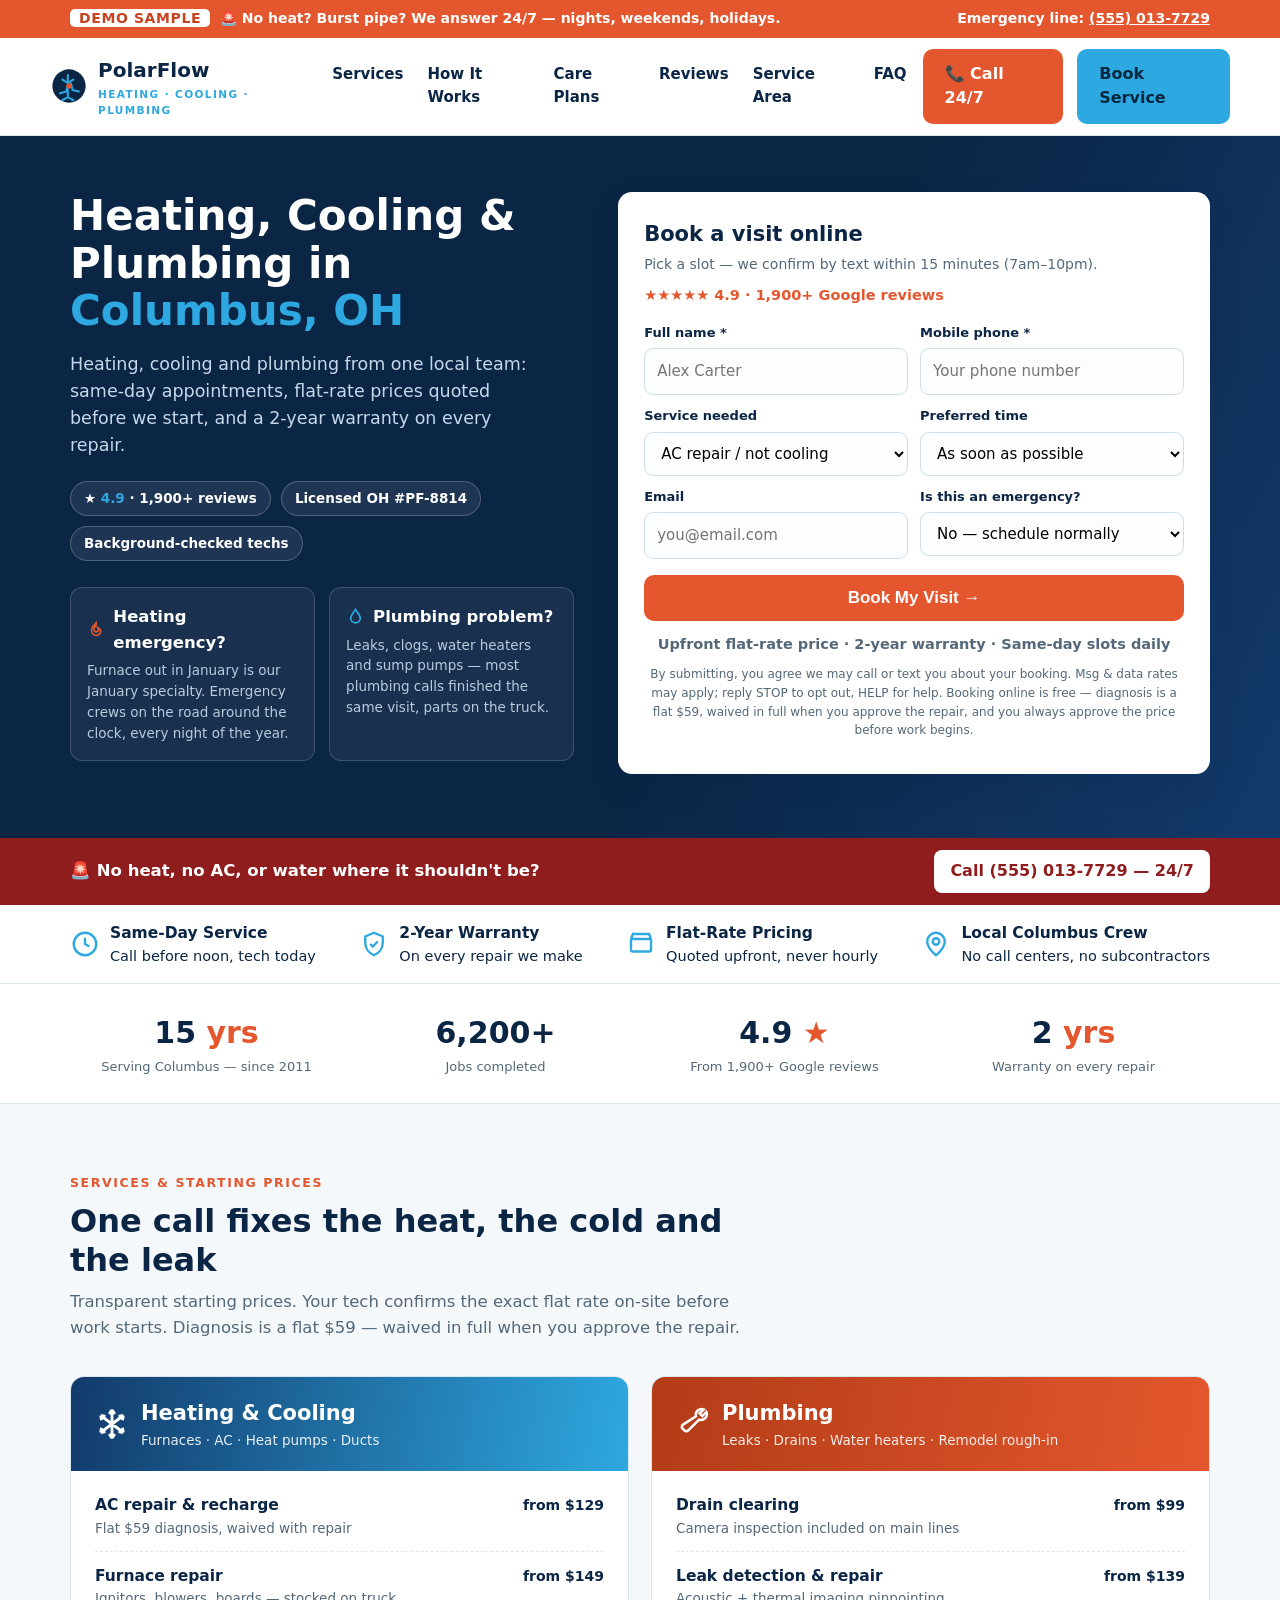
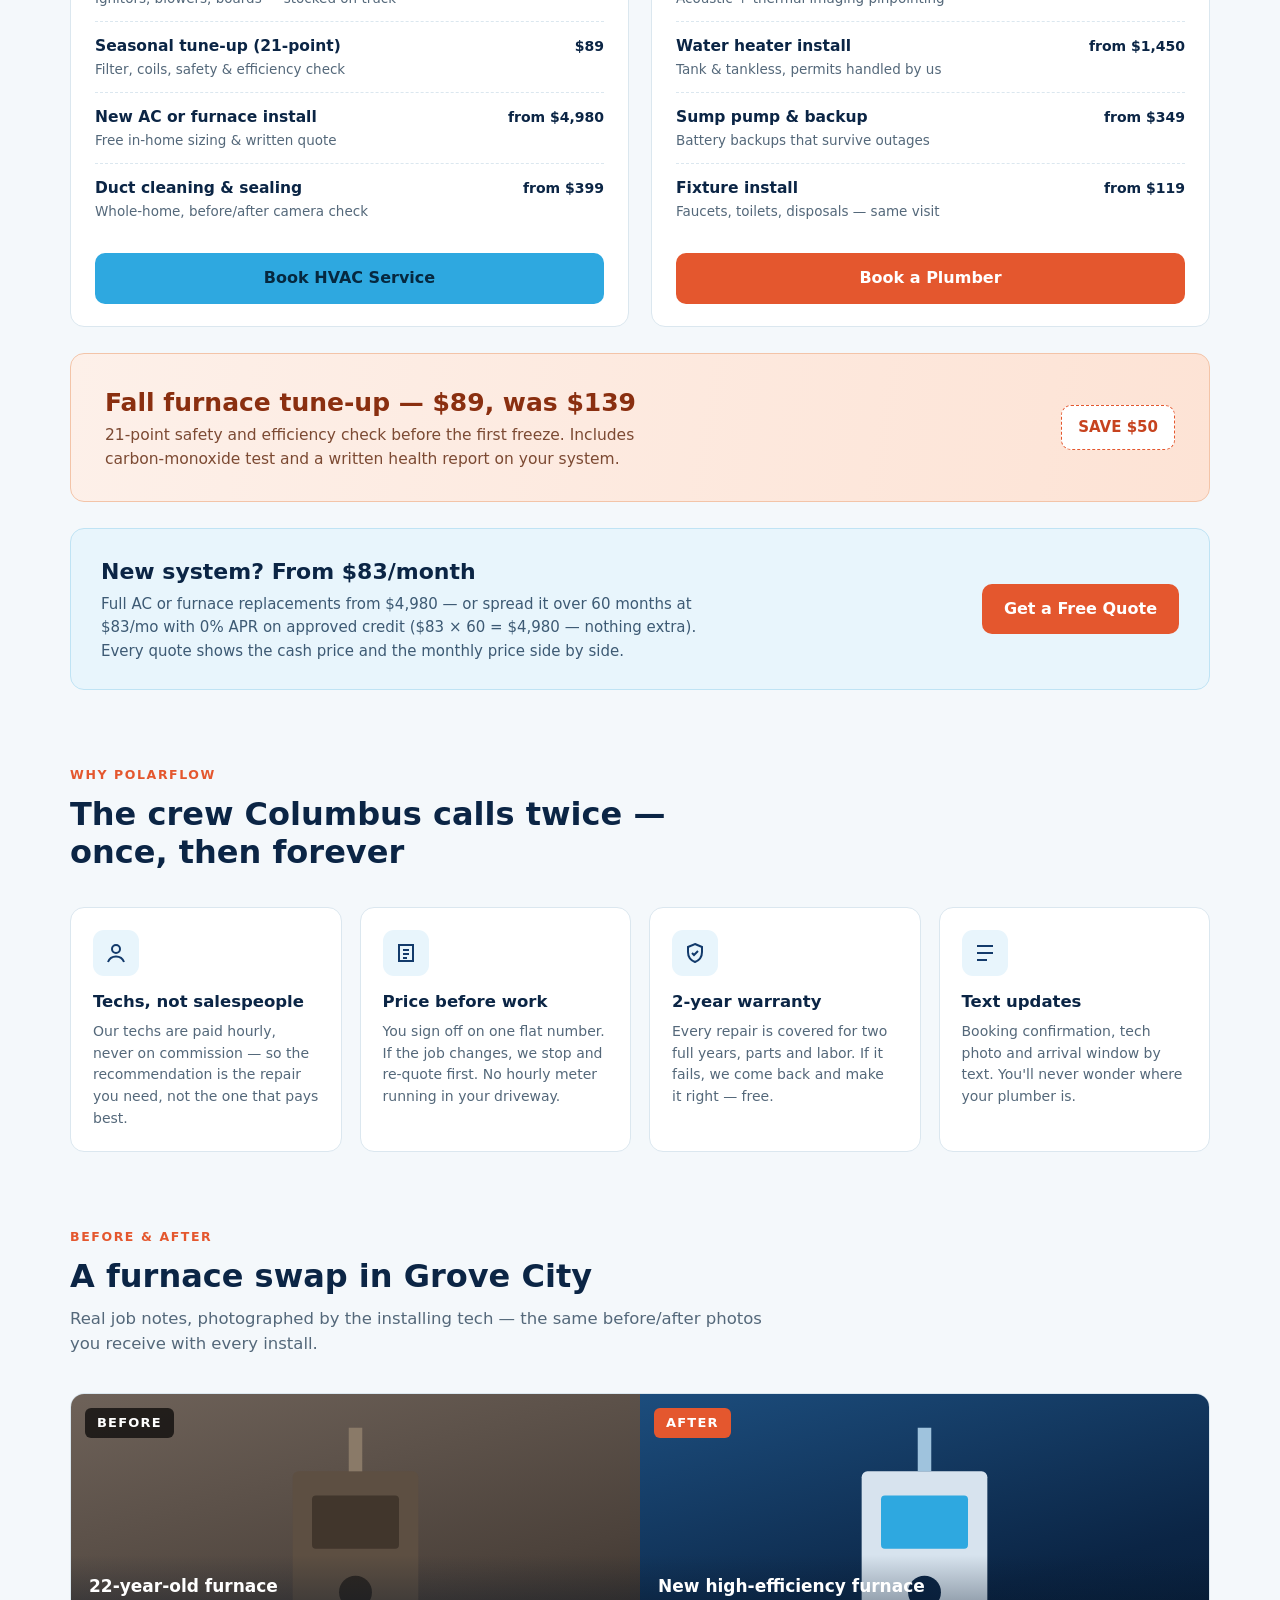
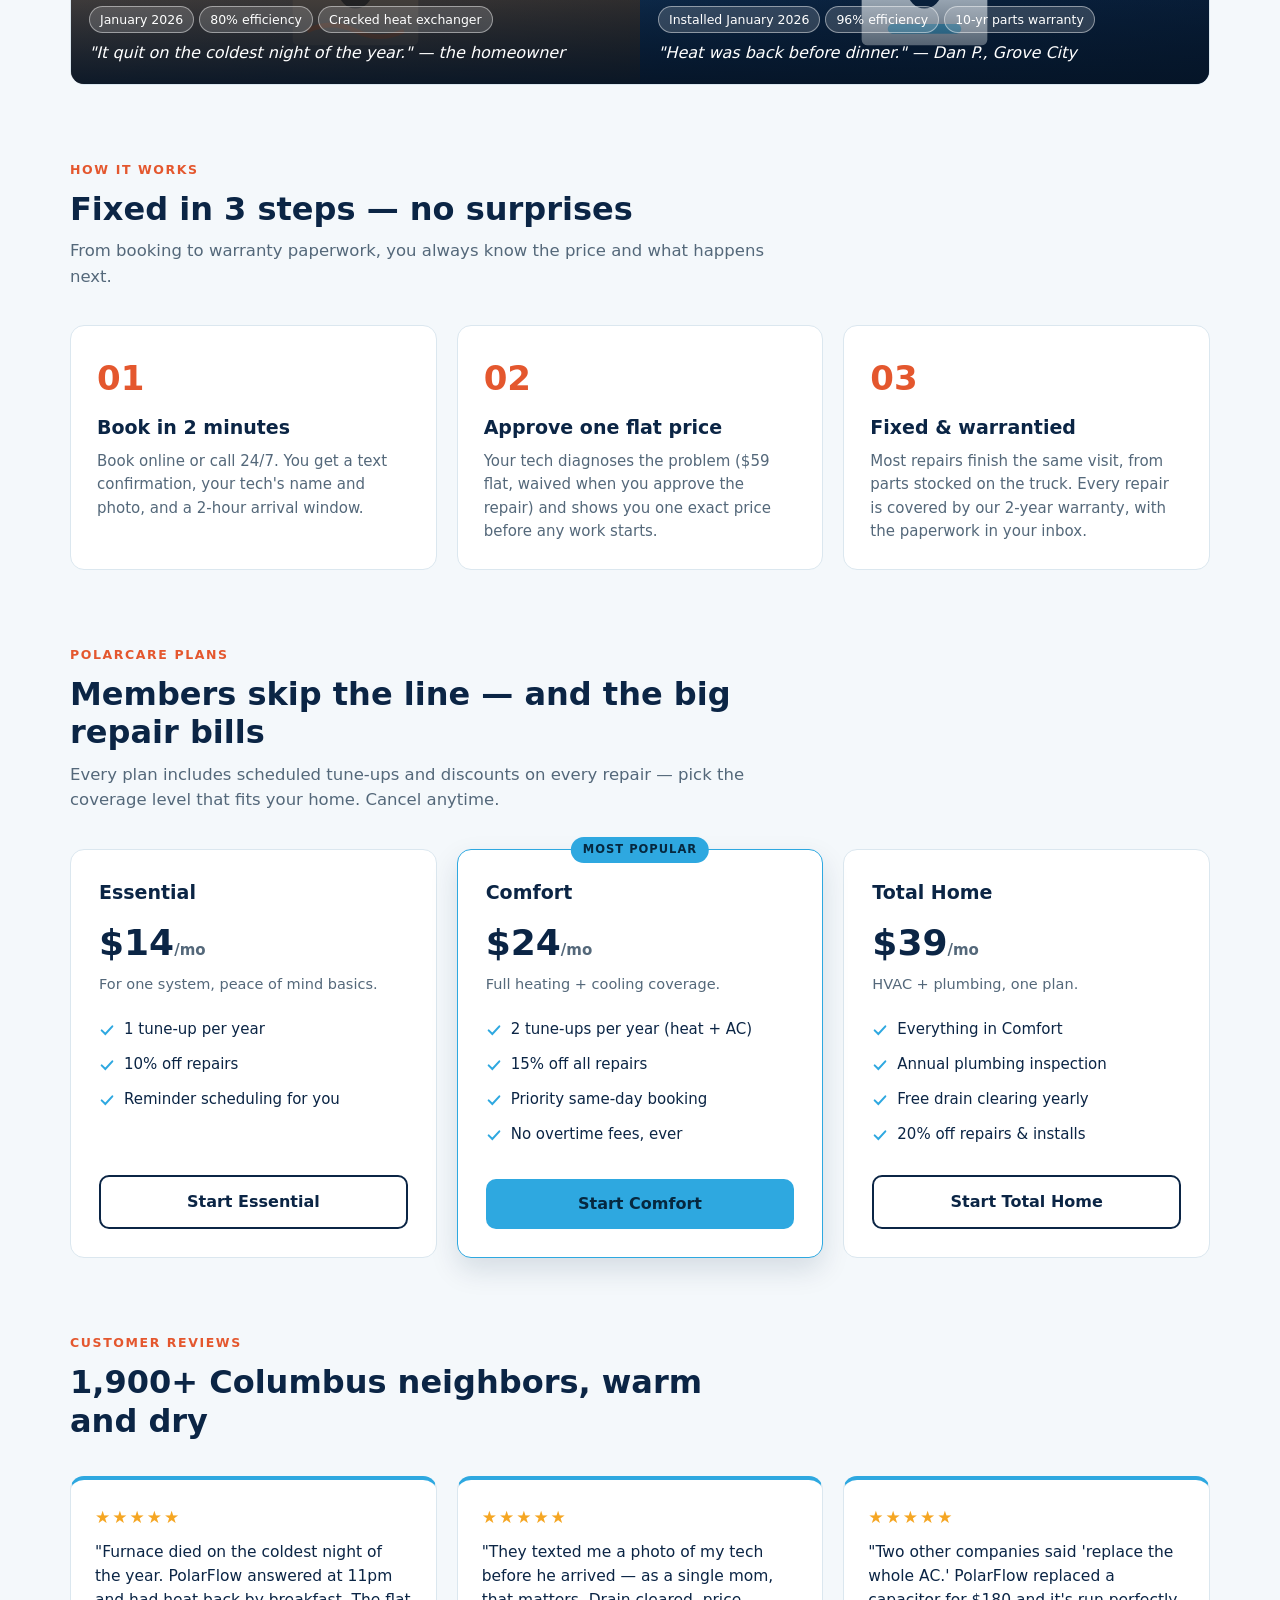
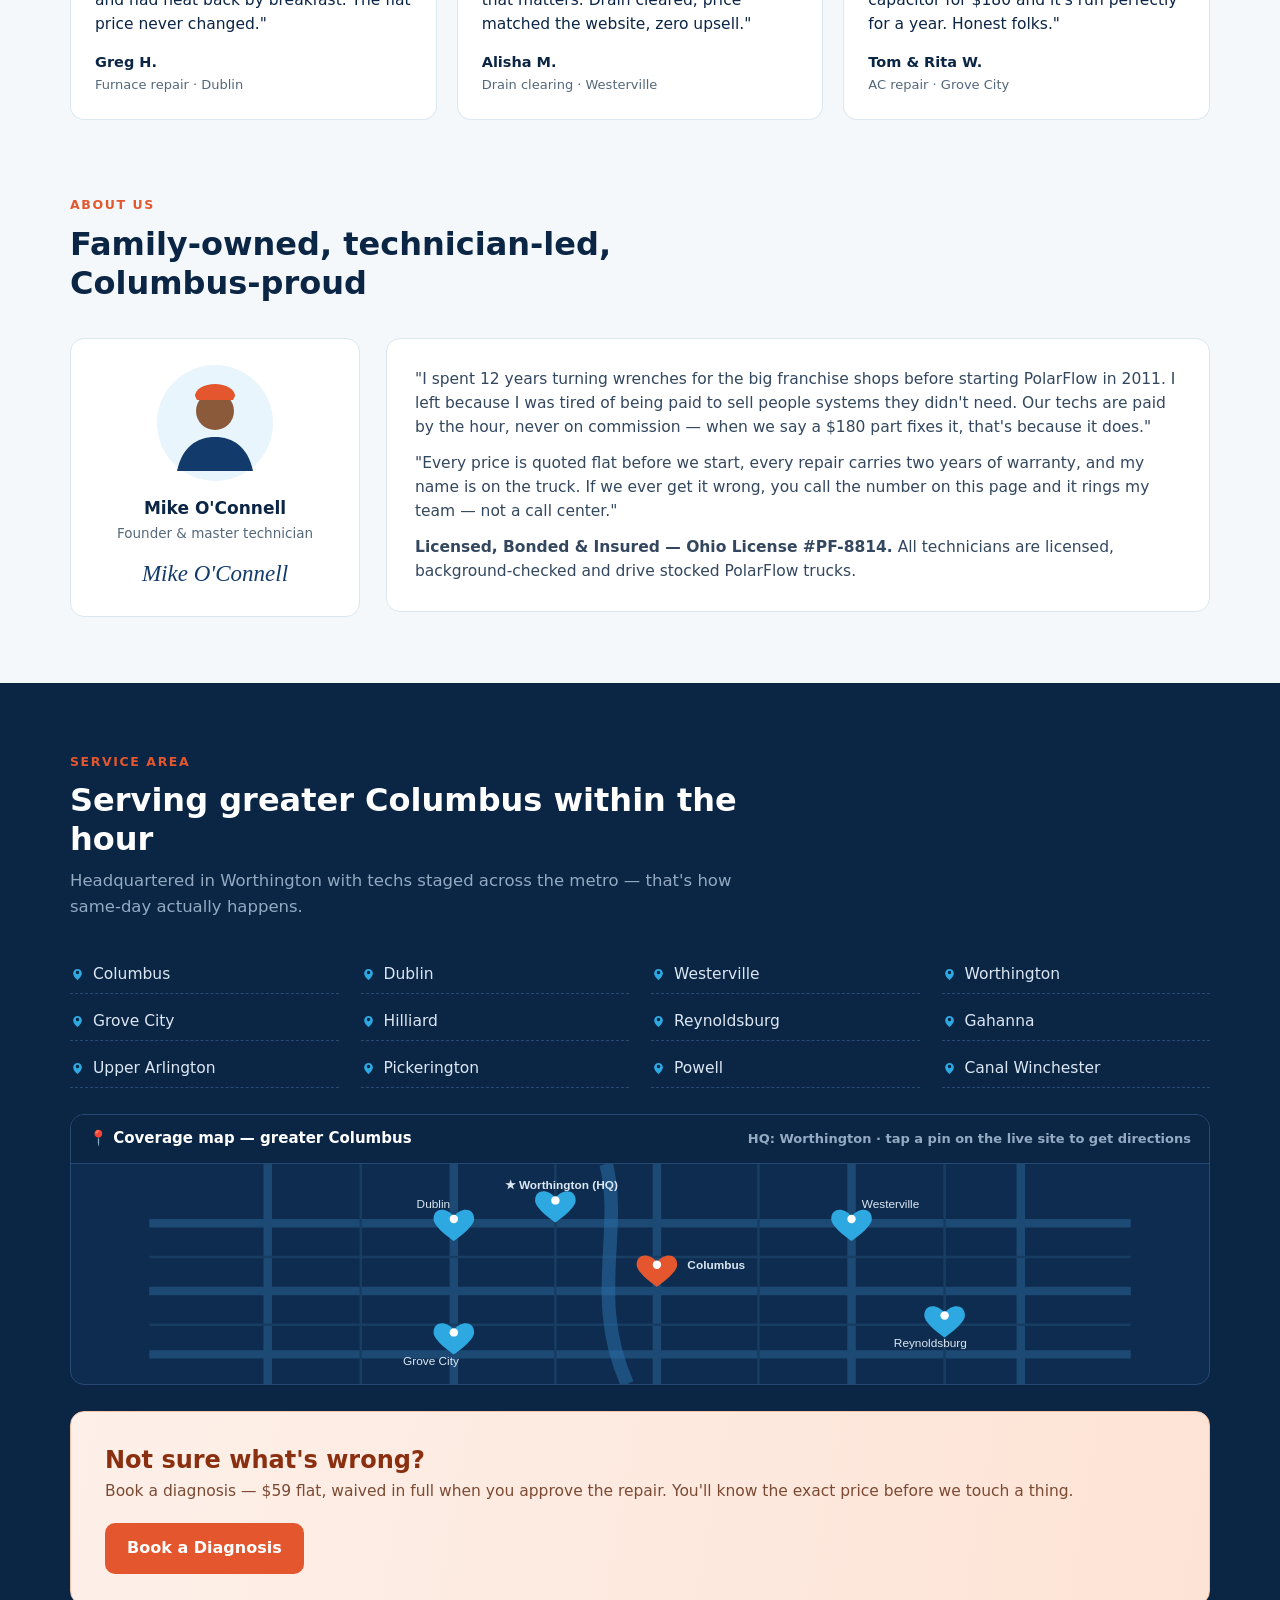
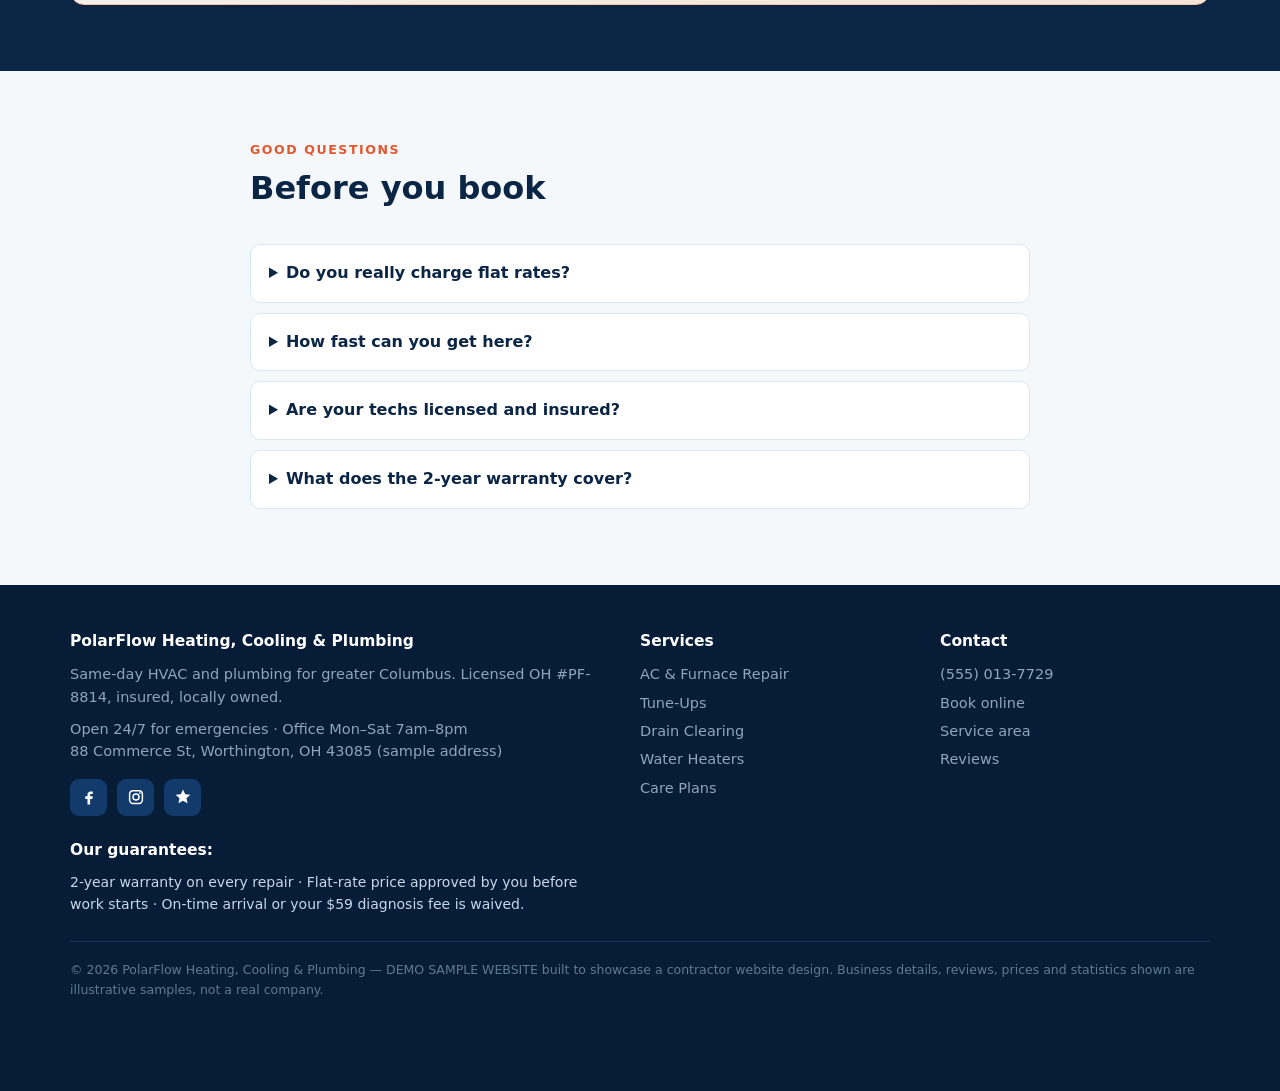
<file: hvac-website/index.html>
<!DOCTYPE html>
<html lang="en">
<head>
<meta charset="UTF-8">
<meta name="viewport" content="width=device-width, initial-scale=1.0">
<title>PolarFlow Heating, Cooling & Plumbing | 24/7 HVAC & Plumbers in Columbus, OH</title>
<meta name="description" content="PolarFlow — same-day heating, cooling and plumbing service in Columbus. 24/7 emergency line, upfront flat-rate pricing, licensed techs.">
<style>
:root{
  --navy:#0b2545; --navy2:#123a6b; --sky:#2ea8e0; --sky-l:#e8f5fc;
  --red:#e4572e; --red-d:#c7431f; --bg:#f4f8fb; --card:#fff; --line:#dbe7ef;
  --mut:#54687a; --radius:14px; --shadow:0 12px 28px rgba(11,37,69,.13);
}
*{margin:0;padding:0;box-sizing:border-box}
html{scroll-behavior:smooth}
body{font-family:"Segoe UI",system-ui,-apple-system,Arial,sans-serif;color:var(--navy);background:var(--bg);line-height:1.55}
svg{display:block;max-width:100%}
a{text-decoration:none;color:inherit}
.wrap{max-width:1180px;margin:0 auto;padding:0 20px}
.btn{display:inline-flex;align-items:center;gap:8px;font-weight:700;border-radius:10px;padding:13px 22px;font-size:16px;cursor:pointer;border:0;transition:.2s}
.btn-red{background:var(--red);color:#fff}
.btn-red:hover{background:var(--red-d)}
.btn-sky{background:var(--sky);color:#06283f}
.btn-sky:hover{background:#57bde9}
.btn-line{background:transparent;border:2px solid var(--navy);color:var(--navy)}
.btn-line:hover{background:var(--navy);color:#fff}

/* emergency ribbon */
.ribbon{background:var(--red);color:#fff;font-size:14px;font-weight:600}
.ribbon .wrap{display:flex;justify-content:space-between;gap:12px;padding:8px 20px;flex-wrap:wrap}
.ribbon a{font-weight:800;text-decoration:underline}

/* header */
header{position:sticky;top:0;z-index:60;background:#fff;border-bottom:1px solid var(--line)}
header.scrolled{box-shadow:0 6px 18px rgba(11,37,69,.12)}
.nav{display:flex;align-items:center;justify-content:space-between;gap:16px;padding:11px 0}
.logo{display:flex;align-items:center;gap:10px;font-weight:800;font-size:20px}
.logo small{display:block;font-size:10.5px;font-weight:700;color:var(--sky);letter-spacing:1.4px;text-transform:uppercase}
.menu{display:flex;gap:24px;font-weight:600;font-size:15px}
.menu a:hover{color:var(--sky)}
.burger{display:none;background:none;border:0;cursor:pointer;padding:6px}
.navphone{text-align:right}
.navphone span{display:block;font-size:10.5px;color:var(--mut);font-weight:700;letter-spacing:1px;text-transform:uppercase}
.navphone a{font-weight:800;font-size:18px}

/* hero */
.hero{background:linear-gradient(115deg,var(--navy) 58%,var(--navy2));color:#fff}
.hero .wrap{display:grid;grid-template-columns:.92fr 1.08fr;gap:44px;padding:56px 20px 64px;align-items:start}
.hero h1{font-size:42px;line-height:1.13;font-weight:800}
.hero h1 em{font-style:normal;color:var(--sky)}
.hero .lead{margin:16px 0 22px;color:#c6d8ea;font-size:17.5px;max-width:480px}
.badges{display:flex;gap:10px;flex-wrap:wrap;margin-bottom:26px}
.badge{background:rgba(255,255,255,.08);border:1px solid rgba(255,255,255,.22);border-radius:999px;padding:6px 13px;font-size:13.5px;font-weight:600}
.badge b{color:var(--sky)}
.duo{display:grid;grid-template-columns:1fr 1fr;gap:14px}
.duo .d{background:rgba(255,255,255,.06);border:1px solid rgba(255,255,255,.16);border-radius:12px;padding:16px}
.duo .d h3{font-size:16.5px;margin-bottom:5px;display:flex;align-items:center;gap:8px}
.duo .d p{font-size:13.5px;color:#b9cbdd}

/* booking form */
.book{background:#fff;color:var(--navy);border-radius:var(--radius);box-shadow:var(--shadow);padding:26px}
.book h2{font-size:21px}
.book p{font-size:14px;color:var(--mut);margin:3px 0 8px}
.book label{font-size:13px;font-weight:700;display:block;margin:11px 0 5px}
.book input,.book select,.book textarea{width:100%;padding:11px 12px;border:1.5px solid #cfdde8;border-radius:9px;font:inherit;font-size:15px;background:#fbfdfe}
.book input:focus,.book select:focus,.book textarea:focus{outline:2px solid var(--sky);border-color:var(--sky)}
.book .row{display:grid;grid-template-columns:1fr 1fr;gap:12px}
.book button{width:100%;margin-top:17px;justify-content:center;font-size:17px}
.book .fine{font-size:12px;color:var(--mut);text-align:center;margin-top:10px}
.form-ok{display:none;background:#e7f6ee;border:1.5px solid #4da873;color:#1d5c38;border-radius:9px;padding:12px 14px;font-size:14.5px;margin-top:14px}

/* strip */
.strip{background:#fff;border-bottom:1px solid var(--line)}
.strip .wrap{display:flex;justify-content:space-between;gap:16px;padding:16px 20px;flex-wrap:wrap}
.strip .s{display:flex;gap:10px;align-items:center;font-size:14.5px}
.strip .s b{display:block;font-size:15.5px}

section{padding:66px 0}
.sec-head{max-width:700px;margin-bottom:36px}
.sec-head .tag{color:var(--red);font-weight:800;letter-spacing:1.6px;font-size:12.5px;text-transform:uppercase}
.sec-head h2{font-size:32px;margin:8px 0 10px;line-height:1.2}
.sec-head p{color:var(--mut);font-size:16.5px}

/* two trade columns */
.trades{display:grid;grid-template-columns:1fr 1fr;gap:22px}
.trade{background:var(--card);border:1px solid var(--line);border-radius:var(--radius);overflow:hidden}
.trade .th{padding:20px 24px;color:#fff;display:flex;align-items:center;gap:12px}
.trade.heat .th{background:linear-gradient(100deg,#b23c17,var(--red))}
.trade.cool .th{background:linear-gradient(100deg,var(--navy2),var(--sky))}
.trade .th h3{font-size:21px}
.trade .th span{font-size:13.5px;opacity:.9;display:block}
.trade ul{padding:10px 24px 20px}
.trade li{list-style:none;padding:12px 0;border-bottom:1px dashed var(--line);display:flex;justify-content:space-between;gap:14px;align-items:baseline}
.trade li:last-child{border-bottom:0}
.trade li b{font-size:15.5px}
.trade li p{font-size:13.5px;color:var(--mut)}
.trade li .from{font-weight:800;color:var(--navy);white-space:nowrap;font-size:14px}
.trade .tf{padding:0 24px 22px}

/* offer band */
.offer{background:linear-gradient(100deg,#fdf0e9,#fde3d5);border:1px solid #f3c4a8;border-radius:var(--radius);padding:30px 34px;display:flex;justify-content:space-between;align-items:center;gap:20px;flex-wrap:wrap}
.offer h3{font-size:25px;color:#8a2f10}
.offer p{color:#7c4a33;font-size:15.5px;max-width:560px}
.offer .save{font-size:15px;font-weight:800;background:#fff;border:1.5px dashed var(--red);color:var(--red-d);border-radius:10px;padding:10px 16px;white-space:nowrap}

/* why us */
.why{display:grid;grid-template-columns:repeat(4,1fr);gap:18px}
.why .w{background:#fff;border:1px solid var(--line);border-radius:var(--radius);padding:22px}
.why .w .ic{width:46px;height:46px;border-radius:11px;background:var(--sky-l);display:grid;place-items:center;margin-bottom:13px}
.why h3{font-size:16.5px;margin-bottom:6px}
.why p{font-size:14px;color:var(--mut)}

/* plans */
.plans{display:grid;grid-template-columns:repeat(3,1fr);gap:20px;align-items:stretch}
.plan{background:#fff;border:1.5px solid var(--line);border-radius:var(--radius);padding:28px;display:flex;flex-direction:column}
.plan.hot{border-color:var(--sky);box-shadow:var(--shadow);position:relative}
.plan.hot:before{content:"MOST POPULAR";position:absolute;top:-13px;left:50%;transform:translateX(-50%);background:var(--sky);color:#06283f;font-size:11.5px;font-weight:800;letter-spacing:1px;padding:4px 12px;border-radius:999px}
.plan h3{font-size:19px}
.plan .amt{font-size:36px;font-weight:800;margin:8px 0 2px}
.plan .amt span{font-size:15px;color:var(--mut);font-weight:600}
.plan ul{margin:16px 0 22px;flex:1}
.plan li{list-style:none;padding:6px 0;font-size:15px;display:flex;gap:9px}
.plan li svg{flex:none;margin-top:4px}

/* testimonials */
.testis{display:grid;grid-template-columns:repeat(3,1fr);gap:20px}
.testi{background:#fff;border:1px solid var(--line);border-radius:var(--radius);padding:24px;border-top:4px solid var(--sky)}
.testi .stars{color:#f5a623;font-size:17px;letter-spacing:2px;margin-bottom:10px}
.testi p{font-size:15.5px;margin-bottom:14px}
.testi b{font-size:14.5px}.testi span{display:block;color:var(--mut);font-size:13px}

/* areas */
.areas-sec{background:var(--navy);color:#dbe7f2}
.areas-sec .sec-head h2{color:#fff}
.areas-sec .sec-head p{color:#93aac2}
.area-grid{display:grid;grid-template-columns:repeat(4,1fr);gap:8px 22px;font-size:15.5px}
.area-grid li{list-style:none;padding:7px 0;border-bottom:1px dashed #274a73;display:flex;gap:8px;align-items:center}

.faq details{background:#fff;border:1px solid var(--line);border-radius:10px;padding:16px 18px;margin-bottom:10px}
.faq summary{font-weight:700;cursor:pointer;font-size:16px}
.faq p{color:var(--mut);margin-top:8px;font-size:15px}

/* emergency strip */
.emergency{background:#8f1d1d;color:#fff}
.emergency .wrap{display:flex;justify-content:space-between;align-items:center;gap:14px;padding-top:12px;padding-bottom:12px;flex-wrap:wrap}
.emergency b{font-size:16.5px}
.emergency a{background:#fff;color:#8f1d1d;padding:9px 16px;border-radius:8px;font-weight:800;white-space:nowrap}
/* proof band */
.proof{background:#fff;border-bottom:1px solid var(--line)}
.proof .wrap{display:grid;grid-template-columns:repeat(4,1fr);gap:16px;padding:26px 20px;text-align:center}
.proof .n{font-size:30px;font-weight:800;color:var(--navy)}
.proof .n em{font-style:normal;color:var(--red)}
.proof .l{font-size:13px;color:var(--mut)}
/* before / after */
.ba{display:grid;grid-template-columns:1fr 1fr;border-radius:var(--radius);overflow:hidden;border:1px solid var(--line)}
.ba .half{position:relative;min-height:290px;display:flex;align-items:flex-end;color:#fff;overflow:hidden}
.ba .tag2{position:absolute;top:14px;left:14px;background:rgba(0,0,0,.68);padding:5px 12px;border-radius:6px;font-weight:800;letter-spacing:1.2px;font-size:13px;z-index:2}
.ba .cap{position:relative;padding:18px;background:linear-gradient(transparent,rgba(5,20,38,.88));width:100%}
.ba .cap b{font-size:17px;display:block;margin-bottom:6px}
.chip{display:inline-block;background:rgba(255,255,255,.16);border:1px solid rgba(255,255,255,.45);border-radius:999px;padding:3px 10px;font-size:12.5px;margin:0 5px 4px 0}
/* about / owner */
.about{display:grid;grid-template-columns:290px 1fr;gap:26px;align-items:start}
.owner{background:#fff;border:1px solid var(--line);border-radius:var(--radius);padding:24px;text-align:center}
.owner b{display:block;font-size:17px;margin-top:12px}
.owner span{color:var(--mut);font-size:13.5px}
.owner .sig{font-family:Georgia,serif;font-style:italic;font-size:23px;margin-top:10px;color:var(--navy2)}
.letter{background:#fff;border:1px solid var(--line);border-radius:var(--radius);padding:28px}
.letter p{margin-bottom:12px;color:#33475e;font-size:15.5px}
.letter p:last-child{margin-bottom:0}
/* financing band */
.fin{background:var(--sky-l);border:1px solid #bfe3f4;border-radius:var(--radius);padding:26px 30px;display:flex;justify-content:space-between;gap:18px;align-items:center;flex-wrap:wrap;margin-top:26px}
.fin h3{font-size:22px;margin-bottom:4px}
.fin p{color:#3d5a74;font-size:15px;max-width:620px}
/* footer extras */
.socials{display:flex;gap:10px;margin-top:16px}
.socials a{width:37px;height:37px;border-radius:9px;background:#123a6b;display:grid;place-items:center}
.socials a:hover{background:var(--sky)}
.guarantees{margin-top:22px;font-size:14px;color:#c6d8ea}
/* process */
.process .steps{display:grid;grid-template-columns:repeat(3,1fr);gap:20px}
.process .step{background:#fff;border:1px solid var(--line);border-radius:var(--radius);padding:26px}
.process .step .num{font-size:34px;font-weight:800;color:var(--red)}
.process .step h3{margin:8px 0;font-size:19px}
.process .step p{color:var(--mut);font-size:15px}
@media(max-width:960px){.process .steps{grid-template-columns:1fr}}
/* cta band */
.ctab{background:linear-gradient(100deg,#fdf0e9,#fde3d5);border:1px solid #f3c4a8;border-radius:var(--radius);padding:30px 34px;display:flex;justify-content:space-between;align-items:center;gap:20px;flex-wrap:wrap;margin-top:26px}
.ctab h3{font-size:24px;color:#8a2f10}
.ctab p{color:#7c4a33;font-size:15.5px}
.mapbox{margin-top:26px;border:1px solid #274a73;border-radius:var(--radius);overflow:hidden;background:#0e2c4f}
.mapbox .maphead{display:flex;justify-content:space-between;align-items:center;padding:12px 18px;background:#0b2545;border-bottom:1px solid #274a73;font-weight:700;font-size:15px;color:#fff}
.mapbox .maphead span{font-weight:600;color:#93aac2;font-size:13px}
@media(max-width:960px){.nav .callbtn{display:none}}
@media(max-width:600px){.proof .wrap{grid-template-columns:1fr 1fr}.ba{grid-template-columns:1fr}.about{grid-template-columns:1fr}}

footer{background:#071c36;color:#8fa6bd;padding:44px 0 92px;font-size:14.5px}
footer .cols{display:grid;grid-template-columns:2fr 1fr 1fr;gap:30px}
footer b{color:#fff;display:block;margin-bottom:10px;font-size:15.5px}
footer li{list-style:none;margin-bottom:6px}
footer a:hover{color:var(--sky)}
footer .fine{margin-top:26px;padding-top:18px;border-top:1px solid #1b365d;font-size:12.5px;color:#5f7a96}
.callbar{position:fixed;left:0;right:0;bottom:0;z-index:70;display:none;background:#fff;border-top:1px solid var(--line);padding:10px 14px;gap:10px;box-shadow:0 -6px 18px rgba(11,37,69,.14)}
.callbar a{flex:1;justify-content:center}

@media(max-width:960px){
  .hero .wrap{grid-template-columns:1fr;padding:44px 20px 52px}
  .hero h1{font-size:33px}
  .trades{grid-template-columns:1fr}
  .why{grid-template-columns:1fr 1fr}
  .plans,.testis{grid-template-columns:1fr}
  .area-grid{grid-template-columns:1fr 1fr}
  .menu{display:none;position:absolute;top:100%;left:0;right:0;background:#fff;flex-direction:column;padding:16px 20px;gap:14px;border-bottom:1px solid var(--line);box-shadow:0 14px 24px rgba(11,37,69,.12)}
  .menu.open{display:flex}
  .burger{display:block}
  .navphone{display:none}
  footer .cols{grid-template-columns:1fr}
}
@media(max-width:600px){
  .duo,.book .row,.why{grid-template-columns:1fr}
  .callbar{display:flex}
  section{padding:50px 0}
  .offer{padding:24px}
}
</style>
</head>
<body>

<div class="ribbon">
  <div class="wrap">
    <div><b style="background:#fff;color:#c7431f;padding:1px 9px;border-radius:5px;letter-spacing:.6px">DEMO SAMPLE</b>&nbsp; 🚨 No heat? Burst pipe? We answer 24/7 — nights, weekends, holidays.</div>
    <div>Emergency line: <a href="tel:+15550137729">(555) 013-7729</a></div>
  </div>
</div>

<header id="hdr">
  <div class="wrap nav">
    <a class="logo" href="#top" aria-label="PolarFlow Heating, Cooling and Plumbing home">
      <svg width="40" height="40" viewBox="0 0 48 48" aria-hidden="true"><circle cx="24" cy="24" r="21" fill="#0b2545"/><path d="M24 10v10m0 0 7-4m-7 4-7-4m7 12v10m0 0 7 4m-7-4-7 4m13-13 8 2m-8-2-2-8m-6 10-8 2m8-2 2-8" stroke="#2ea8e0" stroke-width="2.6" stroke-linecap="round" fill="none" transform="translate(-1.5,0)"/><circle cx="24" cy="24" r="3.4" fill="#e4572e"/></svg>
      <span>PolarFlow<small>Heating · Cooling · Plumbing</small></span>
    </a>
    <nav class="menu" id="menu">
      <a href="#services">Services</a>
      <a href="#process">How It Works</a>
      <a href="#plans">Care Plans</a>
      <a href="#reviews">Reviews</a>
      <a href="#areas">Service Area</a>
      <a href="#faq">FAQ</a>
    </nav>
    <div style="display:flex;align-items:center;gap:14px">
      <a class="btn btn-red callbtn" href="tel:+15550137729">📞 Call 24/7</a>
      <a class="btn btn-sky" href="#book">Book Service</a>
      <button class="burger" id="burger" aria-label="Open menu">
        <svg width="26" height="26" viewBox="0 0 24 24" fill="none" stroke="#0b2545" stroke-width="2.4" stroke-linecap="round"><path d="M4 7h16M4 12h16M4 17h16"/></svg>
      </button>
    </div>
  </div>
</header>

<main id="top">
<!-- HERO + BOOKING FORM -->
<div class="hero">
  <div class="wrap">
    <div>
      <h1>Heating, Cooling &amp; Plumbing in <em>Columbus, OH</em></h1>
      <p class="lead">Heating, cooling and plumbing from one local team: same-day appointments, flat-rate prices quoted before we start, and a 2-year warranty on every repair.</p>
      <div class="badges">
        <span class="badge">★ <b>4.9</b> · 1,900+ reviews</span>
        <span class="badge">Licensed OH #PF-8814</span>
        <span class="badge">Background-checked techs</span>
      </div>
      <div class="duo">
        <div class="d"><h3><svg width="19" height="19" viewBox="0 0 24 24" fill="none" stroke="#e4572e" stroke-width="2.2"><path d="M12 3c1 4-3 5.5-3 9a3 3 0 0 0 6 0c0-1-.5-1.8-1-2.6 2.3 1.2 4 3.2 4 5.6A6 6 0 0 1 6 12c0-4 4-5.6 6-9z"/></svg>Heating emergency?</h3><p>Furnace out in January is our January specialty. Emergency crews on the road around the clock, every night of the year.</p></div>
        <div class="d"><h3><svg width="19" height="19" viewBox="0 0 24 24" fill="none" stroke="#2ea8e0" stroke-width="2.2"><path d="M12 3c2.5 4.2 6 7.6 6 11a6 6 0 1 1-12 0c0-3.4 3.5-6.8 6-11z"/></svg>Plumbing problem?</h3><p>Leaks, clogs, water heaters and sump pumps — most plumbing calls finished the same visit, parts on the truck.</p></div>
      </div>
    </div>

    <form class="book" id="book" novalidate>
      <h2>Book a visit online</h2>
      <p>Pick a slot — we confirm by text within 15 minutes (7am–10pm).</p>
      <p style="color:#e4572e;font-weight:800;font-size:14.5px;margin:2px 0 6px">★★★★★ 4.9 · 1,900+ Google reviews</p>
      <div class="row">
        <div><label for="b-name">Full name *</label><input id="b-name" type="text" placeholder="Alex Carter" required></div>
        <div><label for="b-phone">Mobile phone *</label><input id="b-phone" type="tel" placeholder="Your phone number" required></div>
      </div>
      <div class="row">
        <div><label for="b-service">Service needed</label>
          <select id="b-service">
            <option>AC repair / not cooling</option>
            <option>Furnace / heating repair</option>
            <option>Leak or clogged drain</option>
            <option>Water heater</option>
            <option>Seasonal tune-up</option>
            <option>New system quote</option>
            <option>Other / not sure</option>
          </select></div>
        <div><label for="b-when">Preferred time</label>
          <select id="b-when">
            <option>As soon as possible</option>
            <option>Today — morning</option>
            <option>Today — afternoon</option>
            <option>Tomorrow</option>
            <option>This weekend</option>
          </select></div>
      </div>
      <div class="row">
        <div><label for="b-email">Email</label><input id="b-email" type="email" placeholder="you@email.com"></div>
        <div><label for="b-emg">Is this an emergency?</label><select id="b-emg"><option>No — schedule normally</option><option>Yes — no heat</option><option>Yes — no AC</option><option>Yes — active leak / burst pipe</option></select></div>
      </div>
      <button class="btn btn-red" type="submit" style="margin-top:16px">Book My Visit →</button>
      <div class="form-ok" id="formOk">You're booked in! We'll text your confirmation and your tech's name shortly.</div>
      <p style="text-align:center;font-weight:700;font-size:14.5px;margin-top:12px">Upfront flat-rate price · 2-year warranty · Same-day slots daily</p>
      <p class="fine">By submitting, you agree we may call or text you about your booking. Msg &amp; data rates may apply; reply STOP to opt out, HELP for help. Booking online is free — diagnosis is a flat $59, waived in full when you approve the repair, and you always approve the price before work begins.</p>
    </form>
  </div>
</div>

<!-- EMERGENCY STRIP -->
<div class="emergency">
  <div class="wrap"><b>🚨 No heat, no AC, or water where it shouldn't be?</b><a href="tel:+15550137729">Call (555) 013-7729 — 24/7</a></div>
</div>

<!-- STRIP -->
<div class="strip">
  <div class="wrap">
    <div class="s"><svg width="30" height="30" viewBox="0 0 24 24" fill="none" stroke="#2ea8e0" stroke-width="1.9"><circle cx="12" cy="12" r="9"/><path d="M12 7v5l3.5 2"/></svg><div><b>Same-Day Service</b>Call before noon, tech today</div></div>
    <div class="s"><svg width="30" height="30" viewBox="0 0 24 24" fill="none" stroke="#2ea8e0" stroke-width="1.9"><path d="M12 3l7 3v5c0 4.6-3 8.4-7 10-4-1.6-7-5.4-7-10V6z"/><path d="M9 12l2 2 4-4"/></svg><div><b>2-Year Warranty</b>On every repair we make</div></div>
    <div class="s"><svg width="30" height="30" viewBox="0 0 24 24" fill="none" stroke="#2ea8e0" stroke-width="1.9"><path d="M4 8h16M4 8v9a1 1 0 0 0 1 1h14a1 1 0 0 0 1-1V8M4 8l1.5-4h13L20 8"/></svg><div><b>Flat-Rate Pricing</b>Quoted upfront, never hourly</div></div>
    <div class="s"><svg width="30" height="30" viewBox="0 0 24 24" fill="none" stroke="#2ea8e0" stroke-width="1.9"><path d="M12 21s-7-5.5-7-11a7 7 0 0 1 14 0c0 5.5-7 11-7 11z"/><circle cx="12" cy="10" r="2.6"/></svg><div><b>Local Columbus Crew</b>No call centers, no subcontractors</div></div>
  </div>
</div>

<!-- PROOF NUMBERS -->
<div class="proof">
  <div class="wrap">
    <div><div class="n">15 <em>yrs</em></div><div class="l">Serving Columbus — since 2011</div></div>
    <div><div class="n">6,200+</div><div class="l">Jobs completed</div></div>
    <div><div class="n">4.9 <em>★</em></div><div class="l">From 1,900+ Google reviews</div></div>
    <div><div class="n">2 <em>yrs</em></div><div class="l">Warranty on every repair</div></div>
  </div>
</div>

<!-- SERVICES: TWO TRADES -->
<section id="services">
  <div class="wrap">
    <div class="sec-head"><span class="tag">Services &amp; starting prices</span><h2>One call fixes the heat, the cold and the leak</h2><p>Transparent starting prices. Your tech confirms the exact flat rate on-site before work starts. Diagnosis is a flat $59 — waived in full when you approve the repair.</p></div>
    <div class="trades">
      <article class="trade cool">
        <div class="th"><svg width="34" height="34" viewBox="0 0 24 24" fill="none" stroke="#fff" stroke-width="2"><path d="M12 2v20M4 6l16 12M20 6 4 18M12 2l-2 3m2-3 2 3M12 22l-2-3m2 3 2-3M4 6l3.4.6M4 6l.6 3.4M20 18l-3.4-.6m3.4.6-.6-3.4M20 6l-3.4.6M20 6l-.6 3.4M4 18l3.4-.6M4 18l.6-3.4"/></svg><div><h3>Heating &amp; Cooling</h3><span>Furnaces · AC · Heat pumps · Ducts</span></div></div>
        <ul>
          <li><div><b>AC repair &amp; recharge</b><p>Flat $59 diagnosis, waived with repair</p></div><span class="from">from $129</span></li>
          <li><div><b>Furnace repair</b><p>Ignitors, blowers, boards — stocked on truck</p></div><span class="from">from $149</span></li>
          <li><div><b>Seasonal tune-up (21-point)</b><p>Filter, coils, safety &amp; efficiency check</p></div><span class="from">$89</span></li>
          <li><div><b>New AC or furnace install</b><p>Free in-home sizing &amp; written quote</p></div><span class="from">from $4,980</span></li>
          <li><div><b>Duct cleaning &amp; sealing</b><p>Whole-home, before/after camera check</p></div><span class="from">from $399</span></li>
        </ul>
        <div class="tf"><a class="btn btn-sky" href="#book" style="width:100%;justify-content:center">Book HVAC Service</a></div>
      </article>
      <article class="trade heat">
        <div class="th"><svg width="34" height="34" viewBox="0 0 24 24" fill="none" stroke="#fff" stroke-width="2"><path d="M14.7 6.3a4.5 4.5 0 0 1 6-5.4L17.5 4l2.1 2.1 3.2-3.2a4.5 4.5 0 0 1-5.7 6L8.6 17.4a2.1 2.1 0 0 1-3 0L4.2 16a2.1 2.1 0 0 1 0-3z" transform="scale(.9) translate(1,1)"/></svg><div><h3>Plumbing</h3><span>Leaks · Drains · Water heaters · Remodel rough-in</span></div></div>
        <ul>
          <li><div><b>Drain clearing</b><p>Camera inspection included on main lines</p></div><span class="from">from $99</span></li>
          <li><div><b>Leak detection &amp; repair</b><p>Acoustic + thermal imaging pinpointing</p></div><span class="from">from $139</span></li>
          <li><div><b>Water heater install</b><p>Tank &amp; tankless, permits handled by us</p></div><span class="from">from $1,450</span></li>
          <li><div><b>Sump pump &amp; backup</b><p>Battery backups that survive outages</p></div><span class="from">from $349</span></li>
          <li><div><b>Fixture install</b><p>Faucets, toilets, disposals — same visit</p></div><span class="from">from $119</span></li>
        </ul>
        <div class="tf"><a class="btn btn-red" href="#book" style="width:100%;justify-content:center">Book a Plumber</a></div>
      </article>
    </div>

    <div class="offer" style="margin-top:26px">
      <div><h3>Fall furnace tune-up — $89, was $139</h3><p>21-point safety and efficiency check before the first freeze. Includes carbon-monoxide test and a written health report on your system.</p></div>
      <div class="save">SAVE $50</div>
    </div>
    <div class="fin">
      <div><h3>New system? From $83/month</h3><p>Full AC or furnace replacements from $4,980 — or spread it over 60 months at $83/mo with 0% APR on approved credit ($83 × 60 = $4,980 — nothing extra). Every quote shows the cash price and the monthly price side by side.</p></div>
      <a class="btn btn-red" href="#book">Get a Free Quote</a>
    </div>
  </div>
</section>

<!-- WHY US -->
<section style="padding-top:6px">
  <div class="wrap">
    <div class="sec-head"><span class="tag">Why PolarFlow</span><h2>The crew Columbus calls twice — once, then forever</h2></div>
    <div class="why">
      <div class="w"><div class="ic"><svg width="24" height="24" viewBox="0 0 24 24" fill="none" stroke="#123a6b" stroke-width="2"><circle cx="12" cy="8" r="4"/><path d="M4 21c1.5-4 5-5.5 8-5.5s6.5 1.5 8 5.5"/></svg></div><h3>Techs, not salespeople</h3><p>Our techs are paid hourly, never on commission — so the recommendation is the repair you need, not the one that pays best.</p></div>
      <div class="w"><div class="ic"><svg width="24" height="24" viewBox="0 0 24 24" fill="none" stroke="#123a6b" stroke-width="2"><path d="M5 4h14v16H5z"/><path d="M9 9h6M9 13h6M9 17h4"/></svg></div><h3>Price before work</h3><p>You sign off on one flat number. If the job changes, we stop and re-quote first. No hourly meter running in your driveway.</p></div>
      <div class="w"><div class="ic"><svg width="24" height="24" viewBox="0 0 24 24" fill="none" stroke="#123a6b" stroke-width="2"><path d="M12 3l7 3v5c0 4.6-3 8.4-7 10-4-1.6-7-5.4-7-10V6z"/><path d="M9 12l2 2 4-4"/></svg></div><h3>2-year warranty</h3><p>Every repair is covered for two full years, parts and labor. If it fails, we come back and make it right — free.</p></div>
      <div class="w"><div class="ic"><svg width="24" height="24" viewBox="0 0 24 24" fill="none" stroke="#123a6b" stroke-width="2"><path d="M4 5h16M4 12h16M4 19h10"/></svg></div><h3>Text updates</h3><p>Booking confirmation, tech photo and arrival window by text. You'll never wonder where your plumber is.</p></div>
    </div>
  </div>
</section>

<!-- BEFORE / AFTER -->
<section style="padding-top:6px">
  <div class="wrap">
    <div class="sec-head"><span class="tag">Before &amp; after</span><h2>A furnace swap in Grove City</h2><p>Real job notes, photographed by the installing tech — the same before/after photos you receive with every install.</p></div>
    <div class="ba">
      <div class="half" style="background:linear-gradient(165deg,#6e6259,#4c423b 65%,#332c26)">
        <span class="tag2">BEFORE</span>
        <svg width="100%" height="100%" viewBox="0 0 600 300" preserveAspectRatio="xMidYMax slice" style="position:absolute;inset:0" aria-hidden="true">
          <rect x="235" y="80" width="130" height="180" rx="6" fill="#5d4f42"/>
          <rect x="255" y="105" width="90" height="55" rx="4" fill="#41362c"/>
          <circle cx="300" cy="205" r="17" fill="#2f2822"/>
          <path d="M300 80V35" stroke="#8a7a68" stroke-width="14"/>
          <path d="M250 245q25-12 50 0t50 0" stroke="#7c4a2d" stroke-width="5" fill="none"/>
        </svg>
        <div class="cap"><b>22-year-old furnace</b><span class="chip">January 2026</span><span class="chip">80% efficiency</span><span class="chip">Cracked heat exchanger</span><span style="display:block;font-style:italic;margin-top:4px">"It quit on the coldest night of the year." — the homeowner</span></div>
      </div>
      <div class="half" style="background:linear-gradient(165deg,#1c4d7d,#0b2545 65%,#071c36)">
        <span class="tag2" style="background:var(--red)">AFTER</span>
        <svg width="100%" height="100%" viewBox="0 0 600 300" preserveAspectRatio="xMidYMax slice" style="position:absolute;inset:0" aria-hidden="true">
          <rect x="235" y="80" width="130" height="180" rx="6" fill="#d7e3ee"/>
          <rect x="255" y="105" width="90" height="55" rx="4" fill="#2ea8e0"/>
          <circle cx="300" cy="205" r="17" fill="#0b2545"/>
          <path d="M300 80V35" stroke="#9fc3dd" stroke-width="14"/>
          <rect x="262" y="238" width="76" height="10" rx="5" fill="#57bde9"/>
        </svg>
        <div class="cap"><b>New high-efficiency furnace</b><span class="chip">Installed January 2026</span><span class="chip">96% efficiency</span><span class="chip">10-yr parts warranty</span><span style="display:block;font-style:italic;margin-top:4px">"Heat was back before dinner." — Dan P., Grove City</span></div>
      </div>
    </div>
  </div>
</section>

<!-- PROCESS -->
<section class="process" id="process" style="padding-top:6px">
  <div class="wrap">
    <div class="sec-head"><span class="tag">How it works</span><h2>Fixed in 3 steps — no surprises</h2><p>From booking to warranty paperwork, you always know the price and what happens next.</p></div>
    <div class="steps">
      <div class="step"><div class="num">01</div><h3>Book in 2 minutes</h3><p>Book online or call 24/7. You get a text confirmation, your tech's name and photo, and a 2-hour arrival window.</p></div>
      <div class="step"><div class="num">02</div><h3>Approve one flat price</h3><p>Your tech diagnoses the problem ($59 flat, waived when you approve the repair) and shows you one exact price before any work starts.</p></div>
      <div class="step"><div class="num">03</div><h3>Fixed &amp; warrantied</h3><p>Most repairs finish the same visit, from parts stocked on the truck. Every repair is covered by our 2-year warranty, with the paperwork in your inbox.</p></div>
    </div>
  </div>
</section>

<!-- PLANS -->
<section id="plans" style="padding-top:6px">
  <div class="wrap">
    <div class="sec-head"><span class="tag">PolarCare plans</span><h2>Members skip the line — and the big repair bills</h2><p>Every plan includes scheduled tune-ups and discounts on every repair — pick the coverage level that fits your home. Cancel anytime.</p></div>
    <div class="plans">
      <div class="plan"><h3>Essential</h3><div class="amt">$14<span>/mo</span></div><p style="color:var(--mut);font-size:14.5px">For one system, peace of mind basics.</p>
        <ul>
          <li><svg width="16" height="16" viewBox="0 0 24 24" fill="none" stroke="#2ea8e0" stroke-width="3" stroke-linecap="round"><path d="M4 12.5 9.5 18 20 6.5"/></svg>1 tune-up per year</li>
          <li><svg width="16" height="16" viewBox="0 0 24 24" fill="none" stroke="#2ea8e0" stroke-width="3" stroke-linecap="round"><path d="M4 12.5 9.5 18 20 6.5"/></svg>10% off repairs</li>
          <li><svg width="16" height="16" viewBox="0 0 24 24" fill="none" stroke="#2ea8e0" stroke-width="3" stroke-linecap="round"><path d="M4 12.5 9.5 18 20 6.5"/></svg>Reminder scheduling for you</li>
        </ul><a class="btn btn-line" href="#book" style="justify-content:center">Start Essential</a></div>
      <div class="plan hot"><h3>Comfort</h3><div class="amt">$24<span>/mo</span></div><p style="color:var(--mut);font-size:14.5px">Full heating + cooling coverage.</p>
        <ul>
          <li><svg width="16" height="16" viewBox="0 0 24 24" fill="none" stroke="#2ea8e0" stroke-width="3" stroke-linecap="round"><path d="M4 12.5 9.5 18 20 6.5"/></svg>2 tune-ups per year (heat + AC)</li>
          <li><svg width="16" height="16" viewBox="0 0 24 24" fill="none" stroke="#2ea8e0" stroke-width="3" stroke-linecap="round"><path d="M4 12.5 9.5 18 20 6.5"/></svg>15% off all repairs</li>
          <li><svg width="16" height="16" viewBox="0 0 24 24" fill="none" stroke="#2ea8e0" stroke-width="3" stroke-linecap="round"><path d="M4 12.5 9.5 18 20 6.5"/></svg>Priority same-day booking</li>
          <li><svg width="16" height="16" viewBox="0 0 24 24" fill="none" stroke="#2ea8e0" stroke-width="3" stroke-linecap="round"><path d="M4 12.5 9.5 18 20 6.5"/></svg>No overtime fees, ever</li>
        </ul><a class="btn btn-sky" href="#book" style="justify-content:center">Start Comfort</a></div>
      <div class="plan"><h3>Total Home</h3><div class="amt">$39<span>/mo</span></div><p style="color:var(--mut);font-size:14.5px">HVAC + plumbing, one plan.</p>
        <ul>
          <li><svg width="16" height="16" viewBox="0 0 24 24" fill="none" stroke="#2ea8e0" stroke-width="3" stroke-linecap="round"><path d="M4 12.5 9.5 18 20 6.5"/></svg>Everything in Comfort</li>
          <li><svg width="16" height="16" viewBox="0 0 24 24" fill="none" stroke="#2ea8e0" stroke-width="3" stroke-linecap="round"><path d="M4 12.5 9.5 18 20 6.5"/></svg>Annual plumbing inspection</li>
          <li><svg width="16" height="16" viewBox="0 0 24 24" fill="none" stroke="#2ea8e0" stroke-width="3" stroke-linecap="round"><path d="M4 12.5 9.5 18 20 6.5"/></svg>Free drain clearing yearly</li>
          <li><svg width="16" height="16" viewBox="0 0 24 24" fill="none" stroke="#2ea8e0" stroke-width="3" stroke-linecap="round"><path d="M4 12.5 9.5 18 20 6.5"/></svg>20% off repairs &amp; installs</li>
        </ul><a class="btn btn-line" href="#book" style="justify-content:center">Start Total Home</a></div>
    </div>
  </div>
</section>

<!-- TESTIMONIALS -->
<section id="reviews" style="padding-top:6px">
  <div class="wrap">
    <div class="sec-head"><span class="tag">Customer reviews</span><h2>1,900+ Columbus neighbors, warm and dry</h2></div>
    <div class="testis">
      <article class="testi"><div class="stars">★★★★★</div><p>"Furnace died on the coldest night of the year. PolarFlow answered at 11pm and had heat back by breakfast. The flat price never changed."</p><b>Greg H.</b><span>Furnace repair · Dublin</span></article>
      <article class="testi"><div class="stars">★★★★★</div><p>"They texted me a photo of my tech before he arrived — as a single mom, that matters. Drain cleared, price matched the website, zero upsell."</p><b>Alisha M.</b><span>Drain clearing · Westerville</span></article>
      <article class="testi"><div class="stars">★★★★★</div><p>"Two other companies said 'replace the whole AC.' PolarFlow replaced a capacitor for $180 and it's run perfectly for a year. Honest folks."</p><b>Tom &amp; Rita W.</b><span>AC repair · Grove City</span></article>
    </div>
  </div>
</section>

<!-- ABOUT / OWNER -->
<section id="about" style="padding-top:6px">
  <div class="wrap">
    <div class="sec-head"><span class="tag">About us</span><h2>Family-owned, technician-led, Columbus-proud</h2></div>
    <div class="about">
      <div class="owner">
        <svg width="120" height="120" viewBox="0 0 120 120" style="margin:0 auto" aria-hidden="true"><circle cx="60" cy="60" r="58" fill="#e8f5fc"/><circle cx="60" cy="48" r="19" fill="#8a5a3b"/><path d="M22 108c5-24 20-34 38-34s33 10 38 34" fill="#123a6b"/><path d="M40 33a20 12 0 0 1 40 0l-2 4H42z" fill="#e4572e"/></svg>
        <b>Mike O'Connell</b>
        <span>Founder &amp; master technician</span>
        <div class="sig">Mike O'Connell</div>
      </div>
      <div class="letter">
        <p>"I spent 12 years turning wrenches for the big franchise shops before starting PolarFlow in 2011. I left because I was tired of being paid to sell people systems they didn't need. Our techs are paid by the hour, never on commission — when we say a $180 part fixes it, that's because it does."</p>
        <p>"Every price is quoted flat before we start, every repair carries two years of warranty, and my name is on the truck. If we ever get it wrong, you call the number on this page and it rings my team — not a call center."</p>
        <p><b>Licensed, Bonded &amp; Insured — Ohio License #PF-8814.</b> All technicians are licensed, background-checked and drive stocked PolarFlow trucks.</p>
      </div>
    </div>
  </div>
</section>

<!-- SERVICE AREA -->
<section class="areas-sec" id="areas">
  <div class="wrap">
    <div class="sec-head"><span class="tag">Service area</span><h2>Serving greater Columbus within the hour</h2><p>Headquartered in Worthington with techs staged across the metro — that's how same-day actually happens.</p></div>
    <ul class="area-grid">
      <li><svg width="15" height="15" viewBox="0 0 24 24" fill="#2ea8e0"><path d="M12 21s-7-5.5-7-11a7 7 0 0 1 14 0c0 5.5-7 11-7 11zm0-9.5A2.5 2.5 0 1 0 12 6a2.5 2.5 0 0 0 0 5.5z"/></svg>Columbus</li>
      <li><svg width="15" height="15" viewBox="0 0 24 24" fill="#2ea8e0"><path d="M12 21s-7-5.5-7-11a7 7 0 0 1 14 0c0 5.5-7 11-7 11zm0-9.5A2.5 2.5 0 1 0 12 6a2.5 2.5 0 0 0 0 5.5z"/></svg>Dublin</li>
      <li><svg width="15" height="15" viewBox="0 0 24 24" fill="#2ea8e0"><path d="M12 21s-7-5.5-7-11a7 7 0 0 1 14 0c0 5.5-7 11-7 11zm0-9.5A2.5 2.5 0 1 0 12 6a2.5 2.5 0 0 0 0 5.5z"/></svg>Westerville</li>
      <li><svg width="15" height="15" viewBox="0 0 24 24" fill="#2ea8e0"><path d="M12 21s-7-5.5-7-11a7 7 0 0 1 14 0c0 5.5-7 11-7 11zm0-9.5A2.5 2.5 0 1 0 12 6a2.5 2.5 0 0 0 0 5.5z"/></svg>Worthington</li>
      <li><svg width="15" height="15" viewBox="0 0 24 24" fill="#2ea8e0"><path d="M12 21s-7-5.5-7-11a7 7 0 0 1 14 0c0 5.5-7 11-7 11zm0-9.5A2.5 2.5 0 1 0 12 6a2.5 2.5 0 0 0 0 5.5z"/></svg>Grove City</li>
      <li><svg width="15" height="15" viewBox="0 0 24 24" fill="#2ea8e0"><path d="M12 21s-7-5.5-7-11a7 7 0 0 1 14 0c0 5.5-7 11-7 11zm0-9.5A2.5 2.5 0 1 0 12 6a2.5 2.5 0 0 0 0 5.5z"/></svg>Hilliard</li>
      <li><svg width="15" height="15" viewBox="0 0 24 24" fill="#2ea8e0"><path d="M12 21s-7-5.5-7-11a7 7 0 0 1 14 0c0 5.5-7 11-7 11zm0-9.5A2.5 2.5 0 1 0 12 6a2.5 2.5 0 0 0 0 5.5z"/></svg>Reynoldsburg</li>
      <li><svg width="15" height="15" viewBox="0 0 24 24" fill="#2ea8e0"><path d="M12 21s-7-5.5-7-11a7 7 0 0 1 14 0c0 5.5-7 11-7 11zm0-9.5A2.5 2.5 0 1 0 12 6a2.5 2.5 0 0 0 0 5.5z"/></svg>Gahanna</li>
      <li><svg width="15" height="15" viewBox="0 0 24 24" fill="#2ea8e0"><path d="M12 21s-7-5.5-7-11a7 7 0 0 1 14 0c0 5.5-7 11-7 11zm0-9.5A2.5 2.5 0 1 0 12 6a2.5 2.5 0 0 0 0 5.5z"/></svg>Upper Arlington</li>
      <li><svg width="15" height="15" viewBox="0 0 24 24" fill="#2ea8e0"><path d="M12 21s-7-5.5-7-11a7 7 0 0 1 14 0c0 5.5-7 11-7 11zm0-9.5A2.5 2.5 0 1 0 12 6a2.5 2.5 0 0 0 0 5.5z"/></svg>Pickerington</li>
      <li><svg width="15" height="15" viewBox="0 0 24 24" fill="#2ea8e0"><path d="M12 21s-7-5.5-7-11a7 7 0 0 1 14 0c0 5.5-7 11-7 11zm0-9.5A2.5 2.5 0 1 0 12 6a2.5 2.5 0 0 0 0 5.5z"/></svg>Powell</li>
      <li><svg width="15" height="15" viewBox="0 0 24 24" fill="#2ea8e0"><path d="M12 21s-7-5.5-7-11a7 7 0 0 1 14 0c0 5.5-7 11-7 11zm0-9.5A2.5 2.5 0 1 0 12 6a2.5 2.5 0 0 0 0 5.5z"/></svg>Canal Winchester</li>
    </ul>
    <!-- Coverage map (in live client builds this slot holds the interactive Google Maps embed) -->
    <div class="mapbox">
      <div class="maphead">📍 Coverage map — greater Columbus <span>HQ: Worthington · tap a pin on the live site to get directions</span></div>
      <svg viewBox="0 0 1160 260" width="100%" height="220" role="img" aria-label="Stylized coverage map of the greater Columbus service area">
        <rect width="1160" height="260" fill="#0e2c4f"/>
        <g stroke="#1d4a75" stroke-width="10"><path d="M0 70 H1160M0 150 H1160M0 225 H1160M140 0 V260M360 0 V260M600 0 V260M830 0 V260M1030 0 V260"/></g>
        <g stroke="#173d63" stroke-width="3"><path d="M0 110 H1160M0 190 H1160M250 0 V260M480 0 V260M720 0 V260M940 0 V260"/></g>
        <path d="M540 0 C 560 80, 520 160, 565 260" stroke="#2b6ea6" stroke-width="16" fill="none" opacity=".55"/>
        <g font-family="Segoe UI,Arial" font-size="14" fill="#dbe7f2">
          <g><path d="M600 116c-8-11-24-11-24 3 0 10 24 26 24 26s24-16 24-26c0-14-16-14-24-3z" fill="#e4572e"/><circle cx="600" cy="119" r="5" fill="#fff"/><text x="636" y="124" font-weight="700">Columbus</text></g>
          <g><path d="M480 40c-8-11-24-11-24 3 0 10 24 26 24 26s24-16 24-26c0-14-16-14-24-3z" fill="#2ea8e0"/><circle cx="480" cy="43" r="5" fill="#fff"/><text x="420" y="30" font-weight="700">★ Worthington (HQ)</text></g>
          <g><path d="M360 62c-8-11-24-11-24 3 0 10 24 26 24 26s24-16 24-26c0-14-16-14-24-3z" fill="#2ea8e0"/><circle cx="360" cy="65" r="5" fill="#fff"/><text x="316" y="52">Dublin</text></g>
          <g><path d="M830 62c-8-11-24-11-24 3 0 10 24 26 24 26s24-16 24-26c0-14-16-14-24-3z" fill="#2ea8e0"/><circle cx="830" cy="65" r="5" fill="#fff"/><text x="842" y="52">Westerville</text></g>
          <g><path d="M360 196c-8-11-24-11-24 3 0 10 24 26 24 26s24-16 24-26c0-14-16-14-24-3z" fill="#2ea8e0"/><circle cx="360" cy="199" r="5" fill="#fff"/><text x="300" y="238">Grove City</text></g>
          <g><path d="M940 176c-8-11-24-11-24 3 0 10 24 26 24 26s24-16 24-26c0-14-16-14-24-3z" fill="#2ea8e0"/><circle cx="940" cy="179" r="5" fill="#fff"/><text x="880" y="216">Reynoldsburg</text></g>
        </g>
      </svg>
    </div>
    <div class="ctab">
      <div><h3>Not sure what's wrong?</h3><p>Book a diagnosis — $59 flat, waived in full when you approve the repair. You'll know the exact price before we touch a thing.</p></div>
      <a class="btn btn-red" href="#book">Book a Diagnosis</a>
    </div>
  </div>
</section>

<!-- FAQ -->
<section class="faq" id="faq">
  <div class="wrap" style="max-width:820px">
    <div class="sec-head"><span class="tag">Good questions</span><h2>Before you book</h2></div>
    <details><summary>Do you really charge flat rates?</summary><p>Yes. Diagnosis is a flat $59, waived in full when you approve the repair. After diagnosing, your tech shows you one exact price for the full job — approve it and we start; decline it and the $59 diagnosis fee is all you pay.</p></details>
    <details><summary>How fast can you get here?</summary><p>Book before noon and we'll offer same-day slots. Emergencies (no heat under 40°, active leaks, sewage) jump the queue 24/7.</p></details>
    <details><summary>Are your techs licensed and insured?</summary><p>Every tech is licensed in Ohio, background-checked, drug-tested and drives a stocked PolarFlow truck. License #PF-8814, fully insured.</p></details>
    <details><summary>What does the 2-year warranty cover?</summary><p>Parts and labor on the repair we performed. If the same issue returns within two years, the fix is free.</p></details>
  </div>
</section>
</main>

<footer>
  <div class="wrap">
    <div class="cols">
      <div>
        <b>PolarFlow Heating, Cooling &amp; Plumbing</b>
        <p>Same-day HVAC and plumbing for greater Columbus. Licensed OH #PF-8814, insured, locally owned.</p>
        <p style="margin-top:10px">Open 24/7 for emergencies · Office Mon–Sat 7am–8pm<br>88 Commerce St, Worthington, OH 43085 (sample address)</p>
        <div class="socials">
          <a href="#top" aria-label="Facebook"><svg width="18" height="18" viewBox="0 0 24 24" fill="#fff"><path d="M14 8h3V4.5h-3c-2.2 0-4 1.8-4 4V11H7v3.5h3V22h3.5v-7.5h3l.5-3.5h-3.5V8.7c0-.4.3-.7.5-.7z"/></svg></a>
          <a href="#top" aria-label="Instagram"><svg width="18" height="18" viewBox="0 0 24 24" fill="none" stroke="#fff" stroke-width="2"><rect x="3.5" y="3.5" width="17" height="17" rx="4.5"/><circle cx="12" cy="12" r="4"/><circle cx="17.2" cy="6.8" r="1.2" fill="#fff" stroke="none"/></svg></a>
          <a href="#top" aria-label="Google reviews"><svg width="18" height="18" viewBox="0 0 24 24" fill="#fff"><path d="M12 2l2.9 6.3 6.9.7-5.2 4.6 1.5 6.8L12 16.9 5.9 20.4l1.5-6.8L2.2 9l6.9-.7z"/></svg></a>
        </div>
        <p class="guarantees"><b style="color:#fff">Our guarantees:</b> 2-year warranty on every repair · Flat-rate price approved by you before work starts · On-time arrival or your $59 diagnosis fee is waived.</p>
      </div>
      <div><b>Services</b><ul>
        <li><a href="#services">AC &amp; Furnace Repair</a></li><li><a href="#services">Tune-Ups</a></li>
        <li><a href="#services">Drain Clearing</a></li><li><a href="#services">Water Heaters</a></li><li><a href="#plans">Care Plans</a></li></ul></div>
      <div><b>Contact</b><ul>
        <li><a href="tel:+15550137729">(555) 013-7729</a></li>
        <li><a href="#book">Book online</a></li>
        <li><a href="#areas">Service area</a></li>
        <li><a href="#reviews">Reviews</a></li></ul></div>
    </div>
    <p class="fine">© 2026 PolarFlow Heating, Cooling &amp; Plumbing — DEMO SAMPLE WEBSITE built to showcase a contractor website design. Business details, reviews, prices and statistics shown are illustrative samples, not a real company.</p>
  </div>
</footer>

<div class="callbar">
  <a class="btn btn-red" href="tel:+15550137729">📞 Call 24/7</a>
  <a class="btn btn-sky" href="#book">Book Online</a>
</div>

<script>
var hdr=document.getElementById('hdr');
addEventListener('scroll',function(){hdr.classList.toggle('scrolled',scrollY>8)},{passive:true});
var burger=document.getElementById('burger'),menu=document.getElementById('menu');
burger.addEventListener('click',function(){menu.classList.toggle('open')});
menu.addEventListener('click',function(e){if(e.target.tagName==='A')menu.classList.remove('open')});
document.getElementById('book').addEventListener('submit',function(e){
  e.preventDefault();
  var name=document.getElementById('b-name'),phone=document.getElementById('b-phone'),email=document.getElementById('b-email'),ok=true;
  [name,phone].forEach(function(f){
    var bad=!f.value.trim()||(f===phone&&f.value.replace(/\D/g,'').length<7);
    f.style.borderColor=bad?'#d64545':'';
    if(bad)ok=false;
  });
  if(email.value.trim()&&!/^[^\s@]+@[^\s@]+\.[^\s@]+$/.test(email.value.trim())){
    email.style.borderColor='#d64545';ok=false;
  } else { email.style.borderColor=''; }
  if(!ok)return;
  document.getElementById('formOk').style.display='block';
  this.querySelector('button[type=submit]').textContent='Visit Booked ✓';
});
</script>
</body>
</html>
</file>
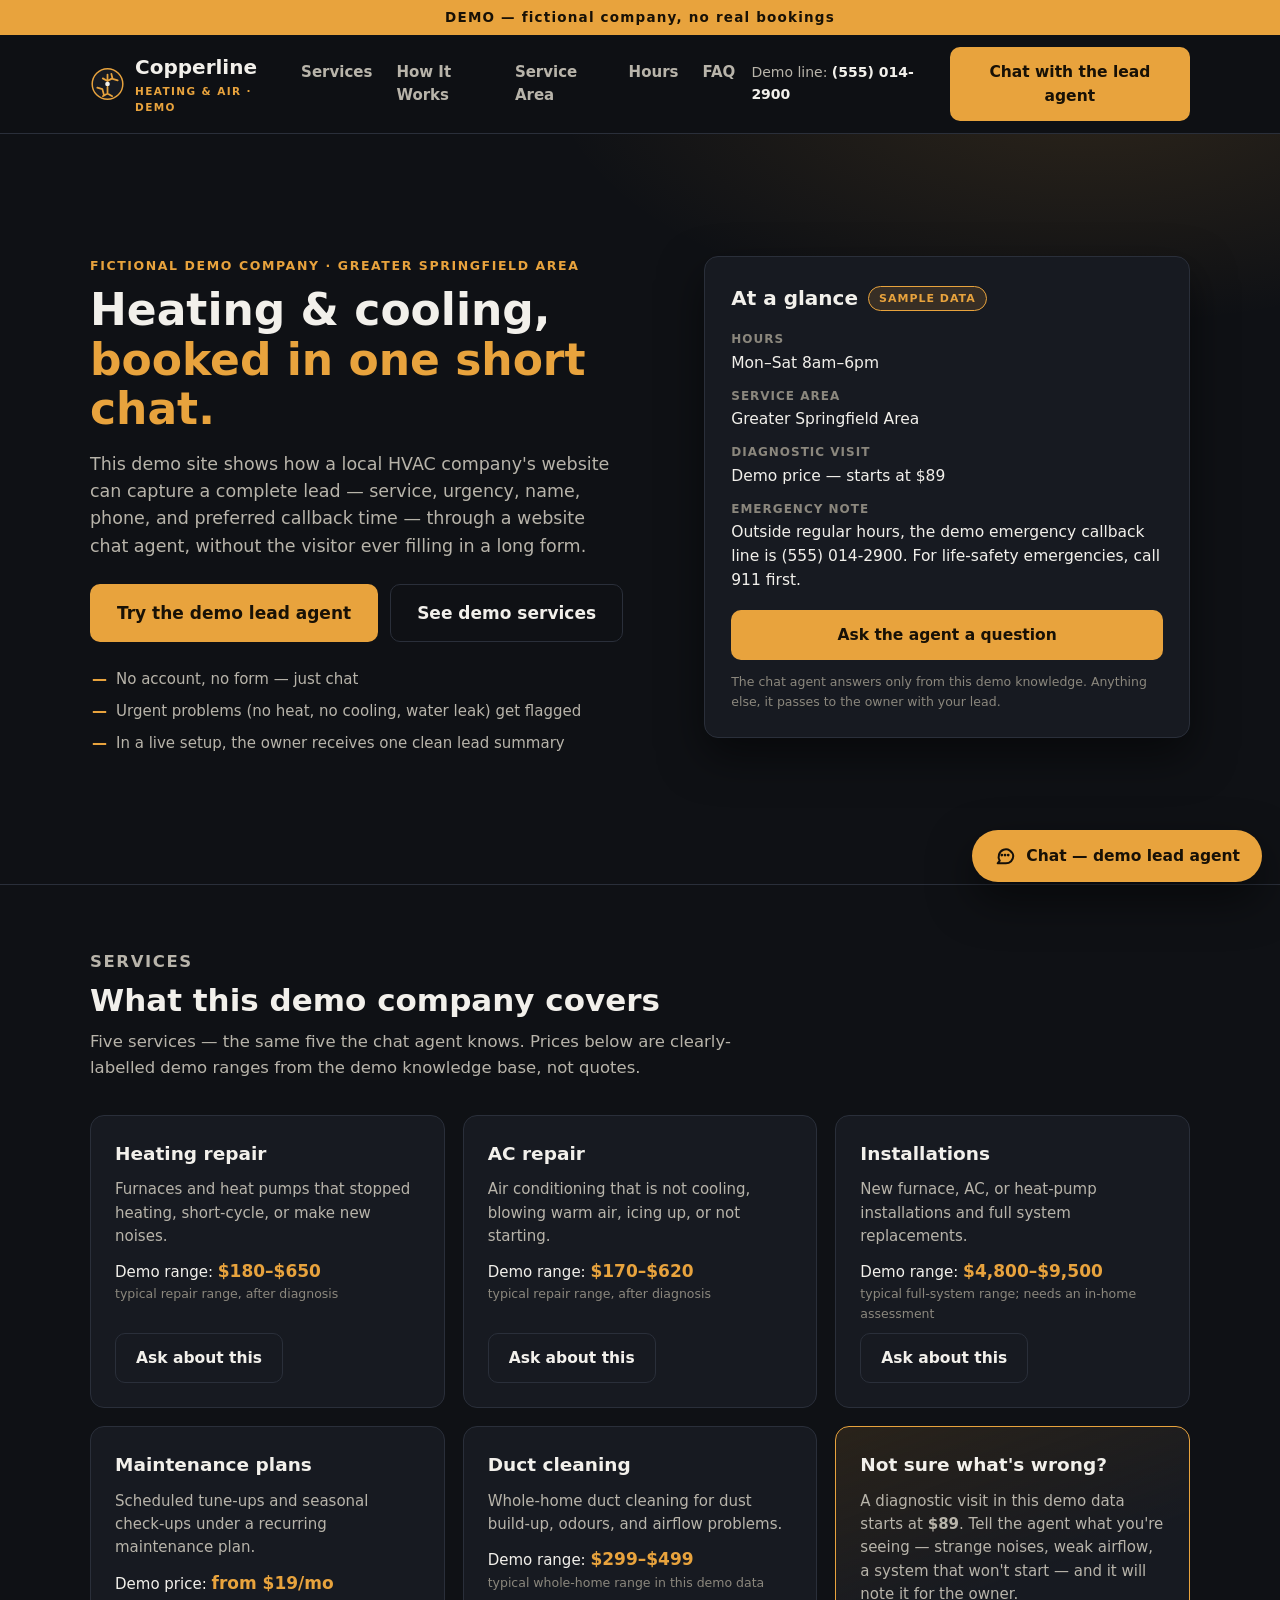
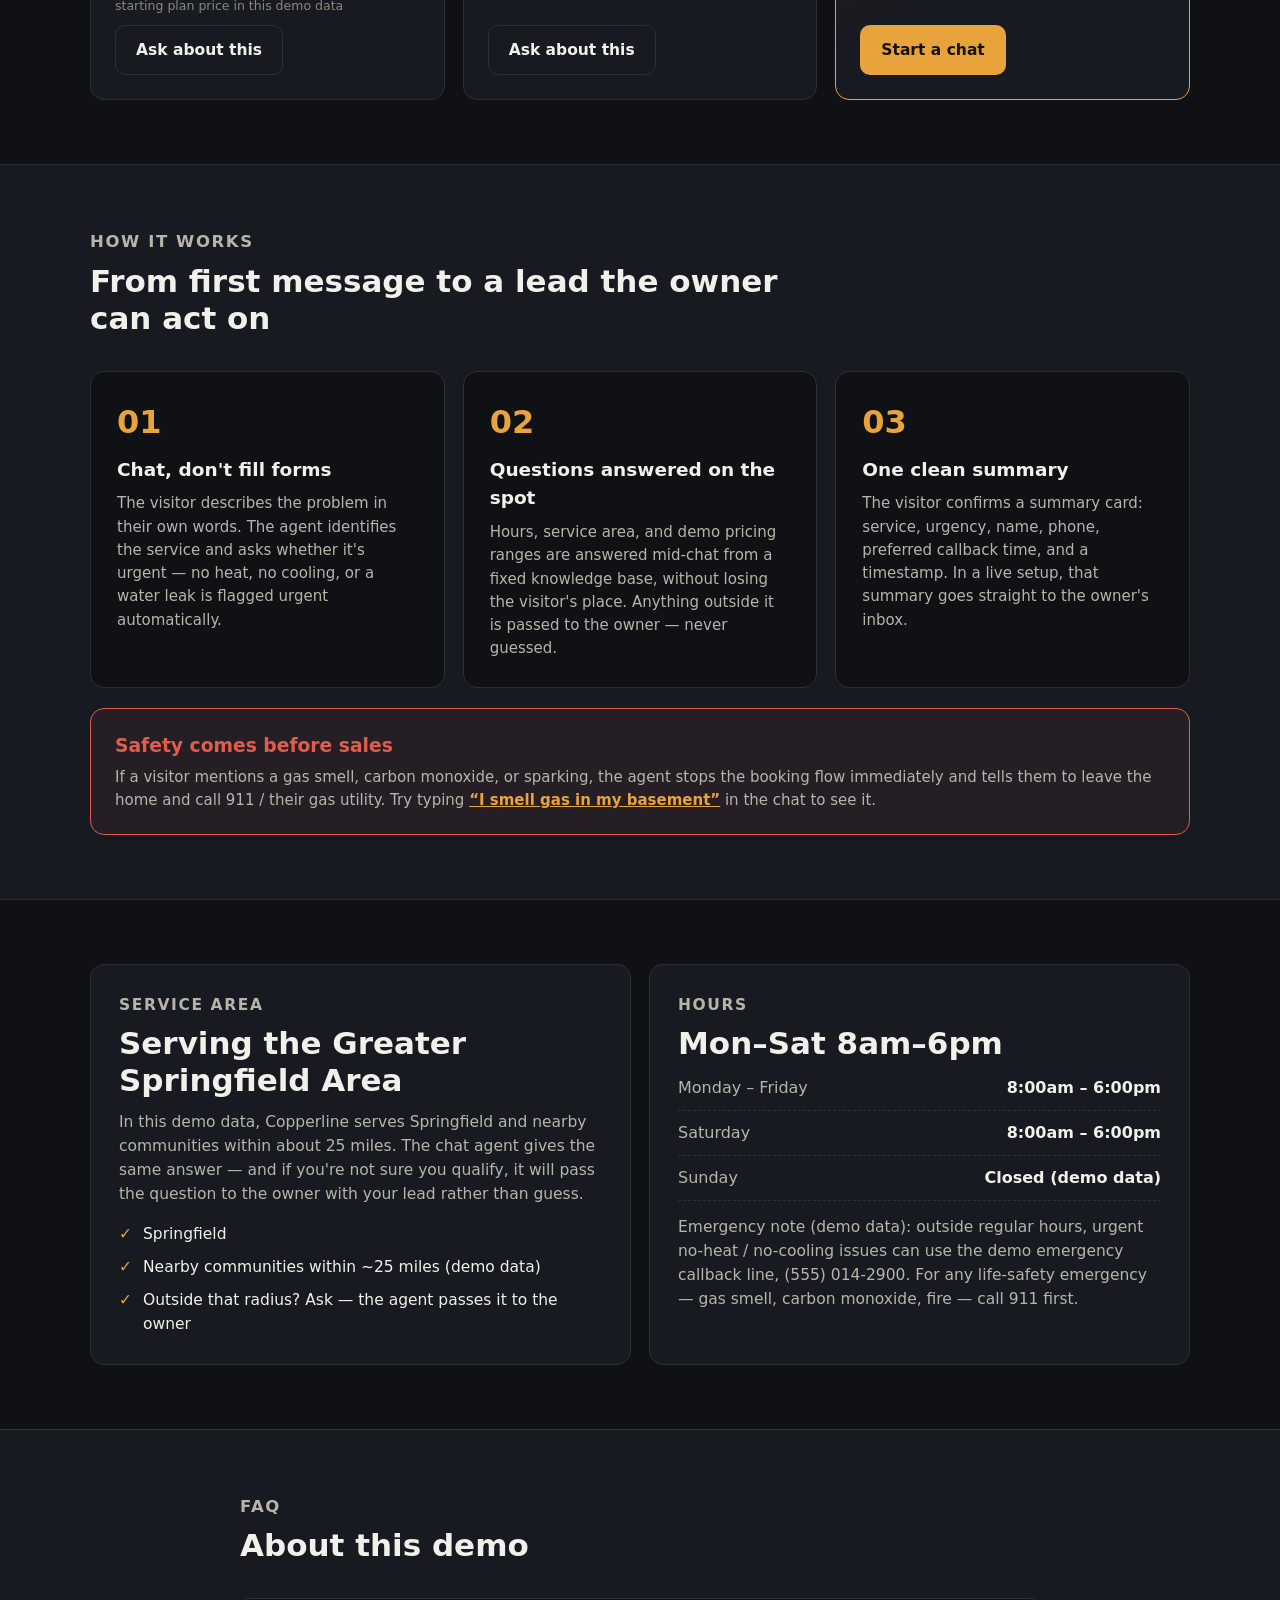
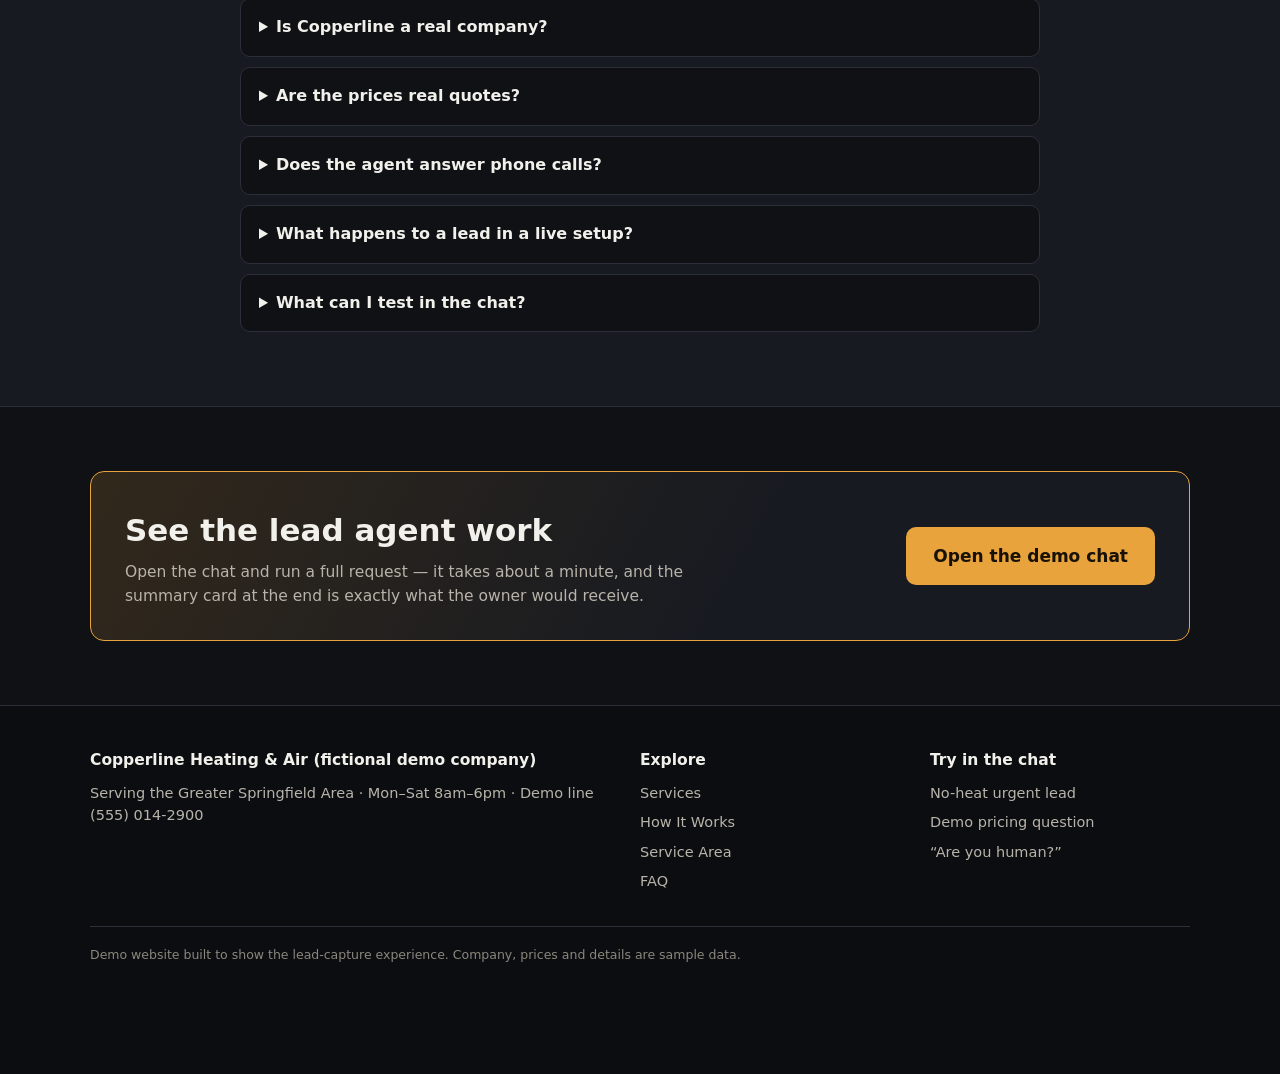
<file: hvac/index.html>
<!DOCTYPE html>
<html lang="en">
<head>
<meta charset="UTF-8">
<meta name="viewport" content="width=device-width, initial-scale=1.0">
<title>Copperline Heating &amp; Air — Demo Website | Greater Springfield Area</title>
<meta name="description" content="Demo website for a fictional HVAC company, built to show the AI lead-capture chat experience. Company, prices and details are sample data.">
<link rel="stylesheet" href="style.css">
</head>
<body>

<!-- Persistent demo ribbon -->
<div class="demo-ribbon" role="note">
  <strong>DEMO — fictional company, no real bookings</strong>
</div>

<header class="site-header" id="top">
  <div class="wrap nav-row">
    <a class="logo" href="#top" aria-label="Copperline Heating and Air — demo home">
      <svg width="38" height="38" viewBox="0 0 48 48" aria-hidden="true"><circle cx="24" cy="24" r="21" fill="#171a21" stroke="#e8a33d" stroke-width="2"/><path d="M24 11v9m0 0 6.5-3.7M24 20l-6.5-3.7M24 28v9m0 0 6.5 3.7M24 37l-6.5 3.7M31 17l7 2m-7-2-1.8-7M17 31l-7-2m7 2 1.8 7" stroke="#e8a33d" stroke-width="2.4" stroke-linecap="round" fill="none"/><circle cx="24" cy="24" r="3.2" fill="#f2f0eb"/></svg>
      <span>Copperline<small>Heating &amp; Air · Demo</small></span>
    </a>
    <nav class="menu" id="menu" aria-label="Main">
      <a href="#services">Services</a>
      <a href="#how">How It Works</a>
      <a href="#area">Service Area</a>
      <a href="#hours">Hours</a>
      <a href="#faq">FAQ</a>
    </nav>
    <div class="nav-actions">
      <span class="nav-phone">Demo line: <a href="tel:+15550142900">(555) 014-2900</a></span>
      <button class="btn btn-amber" type="button" data-open-chat>Chat with the lead agent</button>
      <button class="burger" id="burger" aria-label="Open menu" aria-expanded="false">
        <svg width="26" height="26" viewBox="0 0 24 24" fill="none" stroke="#f2f0eb" stroke-width="2.4" stroke-linecap="round"><path d="M4 7h16M4 12h16M4 17h16"/></svg>
      </button>
    </div>
  </div>
</header>

<main>
  <!-- HERO -->
  <section class="hero">
    <div class="wrap hero-grid">
      <div>
        <p class="eyebrow">Fictional demo company · Greater Springfield Area</p>
        <h1>Heating &amp; cooling, <em>booked in one short chat.</em></h1>
        <p class="lead">This demo site shows how a local HVAC company's website can capture a complete lead — service, urgency, name, phone, and preferred callback time — through a website chat agent, without the visitor ever filling in a long form.</p>
        <div class="hero-ctas">
          <button class="btn btn-amber btn-lg" type="button" data-open-chat>Try the demo lead agent</button>
          <a class="btn btn-ghost btn-lg" href="#services">See demo services</a>
        </div>
        <ul class="hero-points">
          <li>No account, no form — just chat</li>
          <li>Urgent problems (no heat, no cooling, water leak) get flagged</li>
          <li>In a live setup, the owner receives one clean lead summary</li>
        </ul>
      </div>
      <aside class="hero-card" aria-label="Demo facts at a glance">
        <h2>At a glance <span class="demo-chip">sample data</span></h2>
        <dl>
          <div><dt>Hours</dt><dd>Mon–Sat 8am–6pm</dd></div>
          <div><dt>Service area</dt><dd>Greater Springfield Area</dd></div>
          <div><dt>Diagnostic visit</dt><dd>Demo price — starts at $89</dd></div>
          <div><dt>Emergency note</dt><dd>Outside regular hours, the demo emergency callback line is (555) 014-2900. For life-safety emergencies, call 911 first.</dd></div>
        </dl>
        <button class="btn btn-amber" type="button" data-open-chat style="width:100%;justify-content:center">Ask the agent a question</button>
        <p class="fine">The chat agent answers only from this demo knowledge. Anything else, it passes to the owner with your lead.</p>
      </aside>
    </div>
  </section>

  <!-- SERVICES -->
  <section id="services">
    <div class="wrap">
      <div class="sec-head">
        <p class="eyebrow">Services</p>
        <h2>What this demo company covers</h2>
        <p>Five services — the same five the chat agent knows. Prices below are clearly-labelled demo ranges from the demo knowledge base, not quotes.</p>
      </div>
      <div class="cards">
        <article class="card">
          <h3>Heating repair</h3>
          <p>Furnaces and heat pumps that stopped heating, short-cycle, or make new noises.</p>
          <p class="range">Demo range: <b>$180–$650</b><span>typical repair range, after diagnosis</span></p>
          <button class="btn btn-ghost" type="button" data-open-chat data-service="Heating repair">Ask about this</button>
        </article>
        <article class="card">
          <h3>AC repair</h3>
          <p>Air conditioning that is not cooling, blowing warm air, icing up, or not starting.</p>
          <p class="range">Demo range: <b>$170–$620</b><span>typical repair range, after diagnosis</span></p>
          <button class="btn btn-ghost" type="button" data-open-chat data-service="AC repair">Ask about this</button>
        </article>
        <article class="card">
          <h3>Installations</h3>
          <p>New furnace, AC, or heat-pump installations and full system replacements.</p>
          <p class="range">Demo range: <b>$4,800–$9,500</b><span>typical full-system range; needs an in-home assessment</span></p>
          <button class="btn btn-ghost" type="button" data-open-chat data-service="Installations">Ask about this</button>
        </article>
        <article class="card">
          <h3>Maintenance plans</h3>
          <p>Scheduled tune-ups and seasonal check-ups under a recurring maintenance plan.</p>
          <p class="range">Demo price: <b>from $19/mo</b><span>starting plan price in this demo data</span></p>
          <button class="btn btn-ghost" type="button" data-open-chat data-service="Maintenance plans">Ask about this</button>
        </article>
        <article class="card">
          <h3>Duct cleaning</h3>
          <p>Whole-home duct cleaning for dust build-up, odours, and airflow problems.</p>
          <p class="range">Demo range: <b>$299–$499</b><span>typical whole-home range in this demo data</span></p>
          <button class="btn btn-ghost" type="button" data-open-chat data-service="Duct cleaning">Ask about this</button>
        </article>
        <article class="card card-accent">
          <h3>Not sure what's wrong?</h3>
          <p>A diagnostic visit in this demo data starts at <b>$89</b>. Tell the agent what you're seeing — strange noises, weak airflow, a system that won't start — and it will note it for the owner.</p>
          <button class="btn btn-amber" type="button" data-open-chat>Start a chat</button>
        </article>
      </div>
    </div>
  </section>

  <!-- HOW IT WORKS -->
  <section id="how" class="band">
    <div class="wrap">
      <div class="sec-head">
        <p class="eyebrow">How it works</p>
        <h2>From first message to a lead the owner can act on</h2>
      </div>
      <div class="steps">
        <div class="step"><div class="num">01</div><h3>Chat, don't fill forms</h3><p>The visitor describes the problem in their own words. The agent identifies the service and asks whether it's urgent — no heat, no cooling, or a water leak is flagged urgent automatically.</p></div>
        <div class="step"><div class="num">02</div><h3>Questions answered on the spot</h3><p>Hours, service area, and demo pricing ranges are answered mid-chat from a fixed knowledge base, without losing the visitor's place. Anything outside it is passed to the owner — never guessed.</p></div>
        <div class="step"><div class="num">03</div><h3>One clean summary</h3><p>The visitor confirms a summary card: service, urgency, name, phone, preferred callback time, and a timestamp. In a live setup, that summary goes straight to the owner's inbox.</p></div>
      </div>
      <div class="safety-note">
        <h3>Safety comes before sales</h3>
        <p>If a visitor mentions a gas smell, carbon monoxide, or sparking, the agent stops the booking flow immediately and tells them to leave the home and call 911 / their gas utility. Try typing <button type="button" class="inline-link" data-open-chat data-prefill="I smell gas in my basement">“I smell gas in my basement”</button> in the chat to see it.</p>
      </div>
    </div>
  </section>

  <!-- AREA + HOURS -->
  <section id="area">
    <div class="wrap two-col">
      <div class="panel">
        <p class="eyebrow">Service area</p>
        <h2>Serving the Greater Springfield Area</h2>
        <p>In this demo data, Copperline serves Springfield and nearby communities within about 25 miles. The chat agent gives the same answer — and if you're not sure you qualify, it will pass the question to the owner with your lead rather than guess.</p>
        <ul class="ticks">
          <li>Springfield</li>
          <li>Nearby communities within ~25 miles (demo data)</li>
          <li>Outside that radius? Ask — the agent passes it to the owner</li>
        </ul>
      </div>
      <div class="panel" id="hours">
        <p class="eyebrow">Hours</p>
        <h2>Mon–Sat 8am–6pm</h2>
        <dl class="hours-list">
          <div><dt>Monday – Friday</dt><dd>8:00am – 6:00pm</dd></div>
          <div><dt>Saturday</dt><dd>8:00am – 6:00pm</dd></div>
          <div><dt>Sunday</dt><dd>Closed (demo data)</dd></div>
        </dl>
        <p class="fine">Emergency note (demo data): outside regular hours, urgent no-heat / no-cooling issues can use the demo emergency callback line, (555) 014-2900. For any life-safety emergency — gas smell, carbon monoxide, fire — call 911 first.</p>
      </div>
    </div>
  </section>

  <!-- FAQ -->
  <section id="faq" class="band">
    <div class="wrap" style="max-width:840px">
      <div class="sec-head"><p class="eyebrow">FAQ</p><h2>About this demo</h2></div>
      <details><summary>Is Copperline a real company?</summary><p>No. Copperline Heating &amp; Air is a fictional company created for this demo. The phone number is a 555 demo number, and no real bookings are taken.</p></details>
      <details><summary>Are the prices real quotes?</summary><p>No. Every price on this page and in the chat is a clearly-labelled demo range from a fixed sample knowledge base. The agent will never invent a price that isn't in that data, and an exact price in a live setup would only be set after a real diagnosis.</p></details>
      <details><summary>Does the agent answer phone calls?</summary><p>No. This is a website chat demo only — there is no phone answering. The widget is labelled that way on purpose, so a client testing it sees exactly what the product does and doesn't do.</p></details>
      <details><summary>What happens to a lead in a live setup?</summary><p>The visitor confirms a summary card in chat. In a live setup, that summary goes straight to the owner's inbox (this demo note is shown in the chat itself). In this static demo, nothing leaves your browser.</p></details>
      <details><summary>What can I test in the chat?</summary><p>Book a repair start-to-finish; ask about prices, hours, or the service area mid-flow; say “no heat” to see the urgent flag; type an invalid phone number; ask “are you human?”; or mention a gas smell to see the safety stop.</p></details>
    </div>
  </section>

  <!-- CHAT CTA -->
  <section>
    <div class="wrap">
      <div class="cta-band">
        <div>
          <h2>See the lead agent work</h2>
          <p>Open the chat and run a full request — it takes about a minute, and the summary card at the end is exactly what the owner would receive.</p>
        </div>
        <button class="btn btn-amber btn-lg" type="button" data-open-chat>Open the demo chat</button>
      </div>
    </div>
  </section>
</main>

<footer>
  <div class="wrap foot-grid">
    <div>
      <b>Copperline Heating &amp; Air (fictional demo company)</b>
      <p>Serving the Greater Springfield Area · Mon–Sat 8am–6pm · Demo line (555) 014-2900</p>
    </div>
    <div>
      <b>Explore</b>
      <ul>
        <li><a href="#services">Services</a></li>
        <li><a href="#how">How It Works</a></li>
        <li><a href="#area">Service Area</a></li>
        <li><a href="#faq">FAQ</a></li>
      </ul>
    </div>
    <div>
      <b>Try in the chat</b>
      <ul>
        <li><button type="button" class="foot-link" data-open-chat data-prefill="My furnace stopped working and we have no heat">No-heat urgent lead</button></li>
        <li><button type="button" class="foot-link" data-open-chat data-prefill="How much does AC repair cost?">Demo pricing question</button></li>
        <li><button type="button" class="foot-link" data-open-chat data-prefill="Are you human?">“Are you human?”</button></li>
      </ul>
    </div>
  </div>
  <div class="wrap">
    <p class="fine foot-fine">Demo website built to show the lead-capture experience. Company, prices and details are sample data.</p>
  </div>
</footer>

<!-- ============ CHAT WIDGET ============ -->
<button id="chatLauncher" class="chat-launcher" type="button" aria-haspopup="dialog" aria-expanded="false">
  <svg width="22" height="22" viewBox="0 0 24 24" fill="none" stroke="#14100a" stroke-width="2.2" stroke-linecap="round" stroke-linejoin="round" aria-hidden="true"><path d="M21 12a8 8 0 0 1-8 8H4l2.3-2.9A8 8 0 1 1 21 12z"/><path d="M8.5 11h.01M12 11h.01M15.5 11h.01" stroke-width="3"/></svg>
  <span>Chat — demo lead agent</span>
</button>

<section id="chatPanel" class="chat-panel" role="dialog" aria-modal="false" aria-label="Demo lead agent chat" hidden>
  <header class="chat-head">
    <div>
      <strong>Demo lead agent — website chat only (no phone answering)</strong>
      <span>Copperline Heating &amp; Air · fictional demo · replies are scripted, no data leaves your browser</span>
    </div>
    <button id="chatClose" class="chat-close" type="button" aria-label="Close chat">×</button>
  </header>
  <div id="chatMessages" class="chat-messages" aria-live="polite"></div>
  <div class="chat-quick" id="chatQuick">
    <button type="button" data-quick="I need heating repair">Heating repair</button>
    <button type="button" data-quick="My AC is not cooling">AC not cooling</button>
    <button type="button" data-quick="How much does a diagnostic visit cost?">Demo prices</button>
    <button type="button" data-quick="What are your hours?">Hours</button>
  </div>
  <form id="chatForm" class="chat-form">
    <label class="sr-only" for="chatInput">Type your message</label>
    <input id="chatInput" type="text" autocomplete="off" placeholder="Type a message…" maxlength="300">
    <button class="btn btn-amber" type="submit">Send</button>
  </form>
</section>

<script src="agent.js"></script>
<script src="app.js"></script>
</body>
</html>
</file>
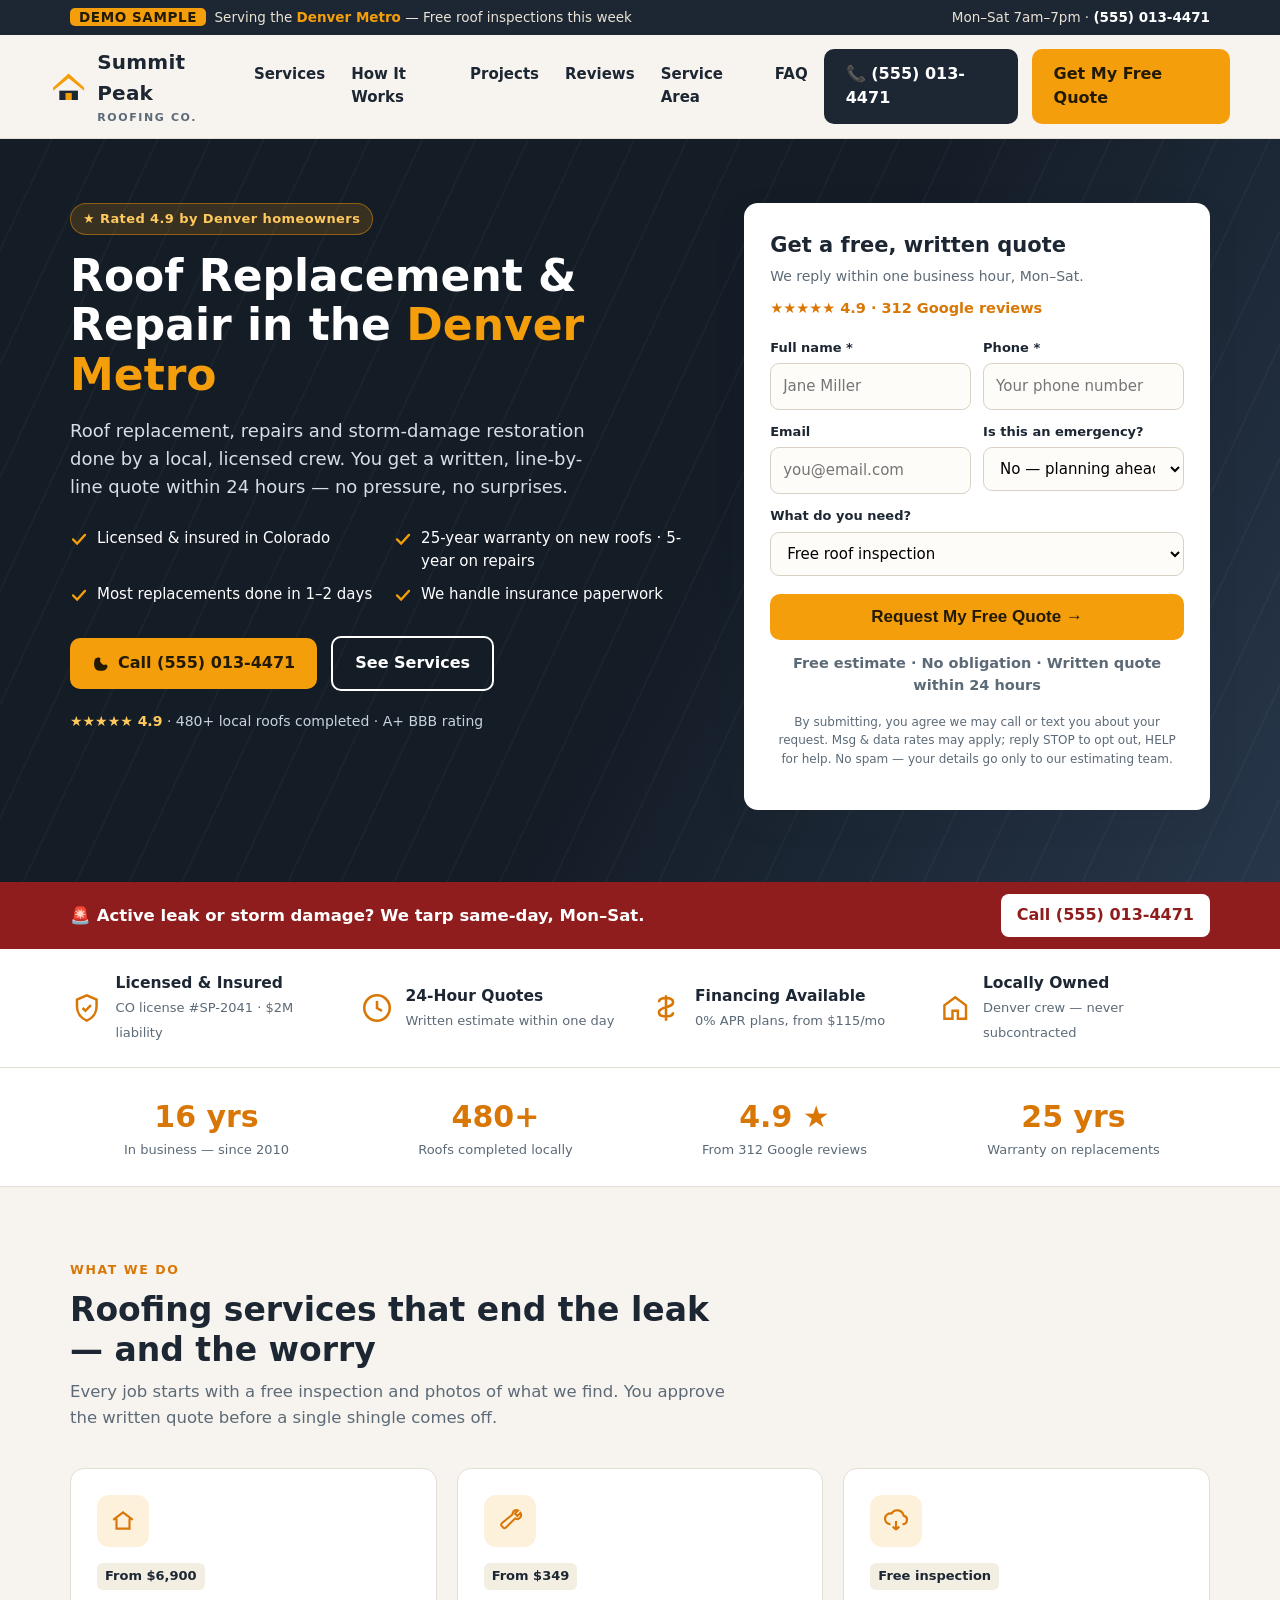
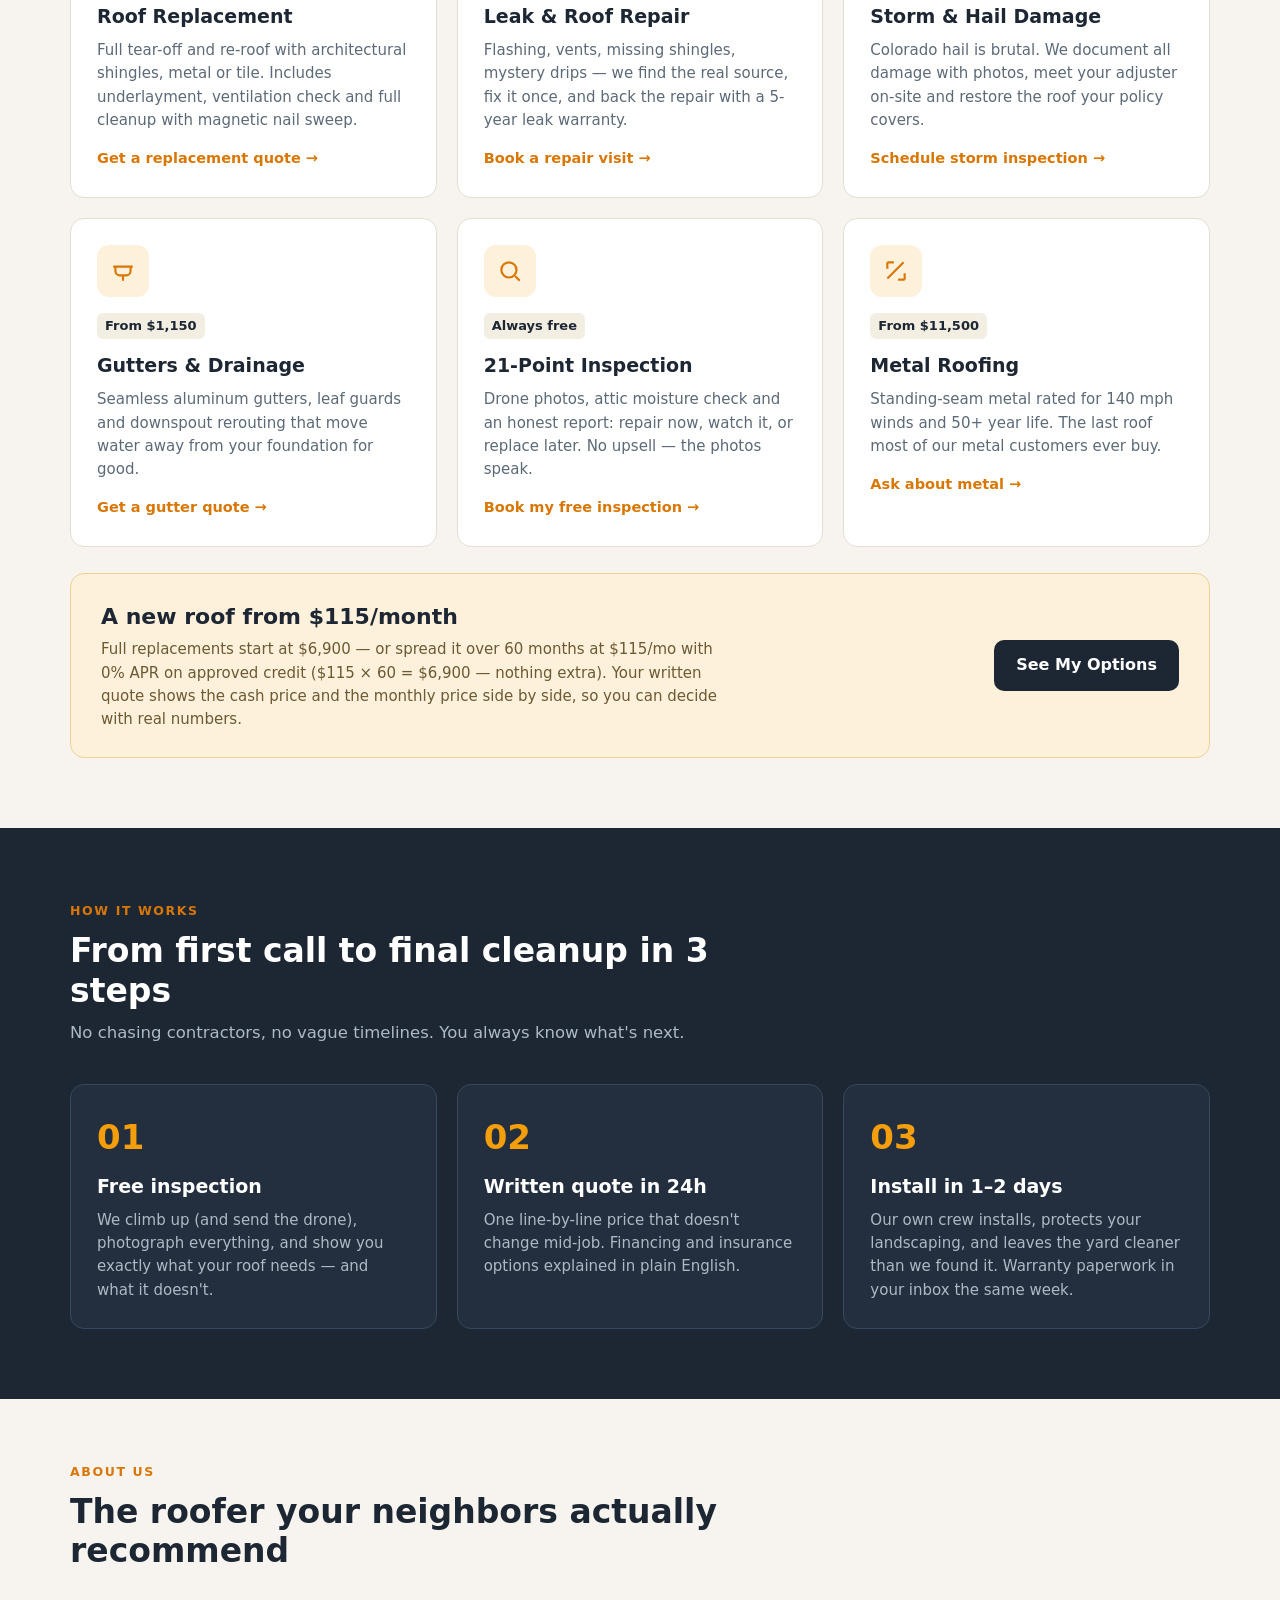
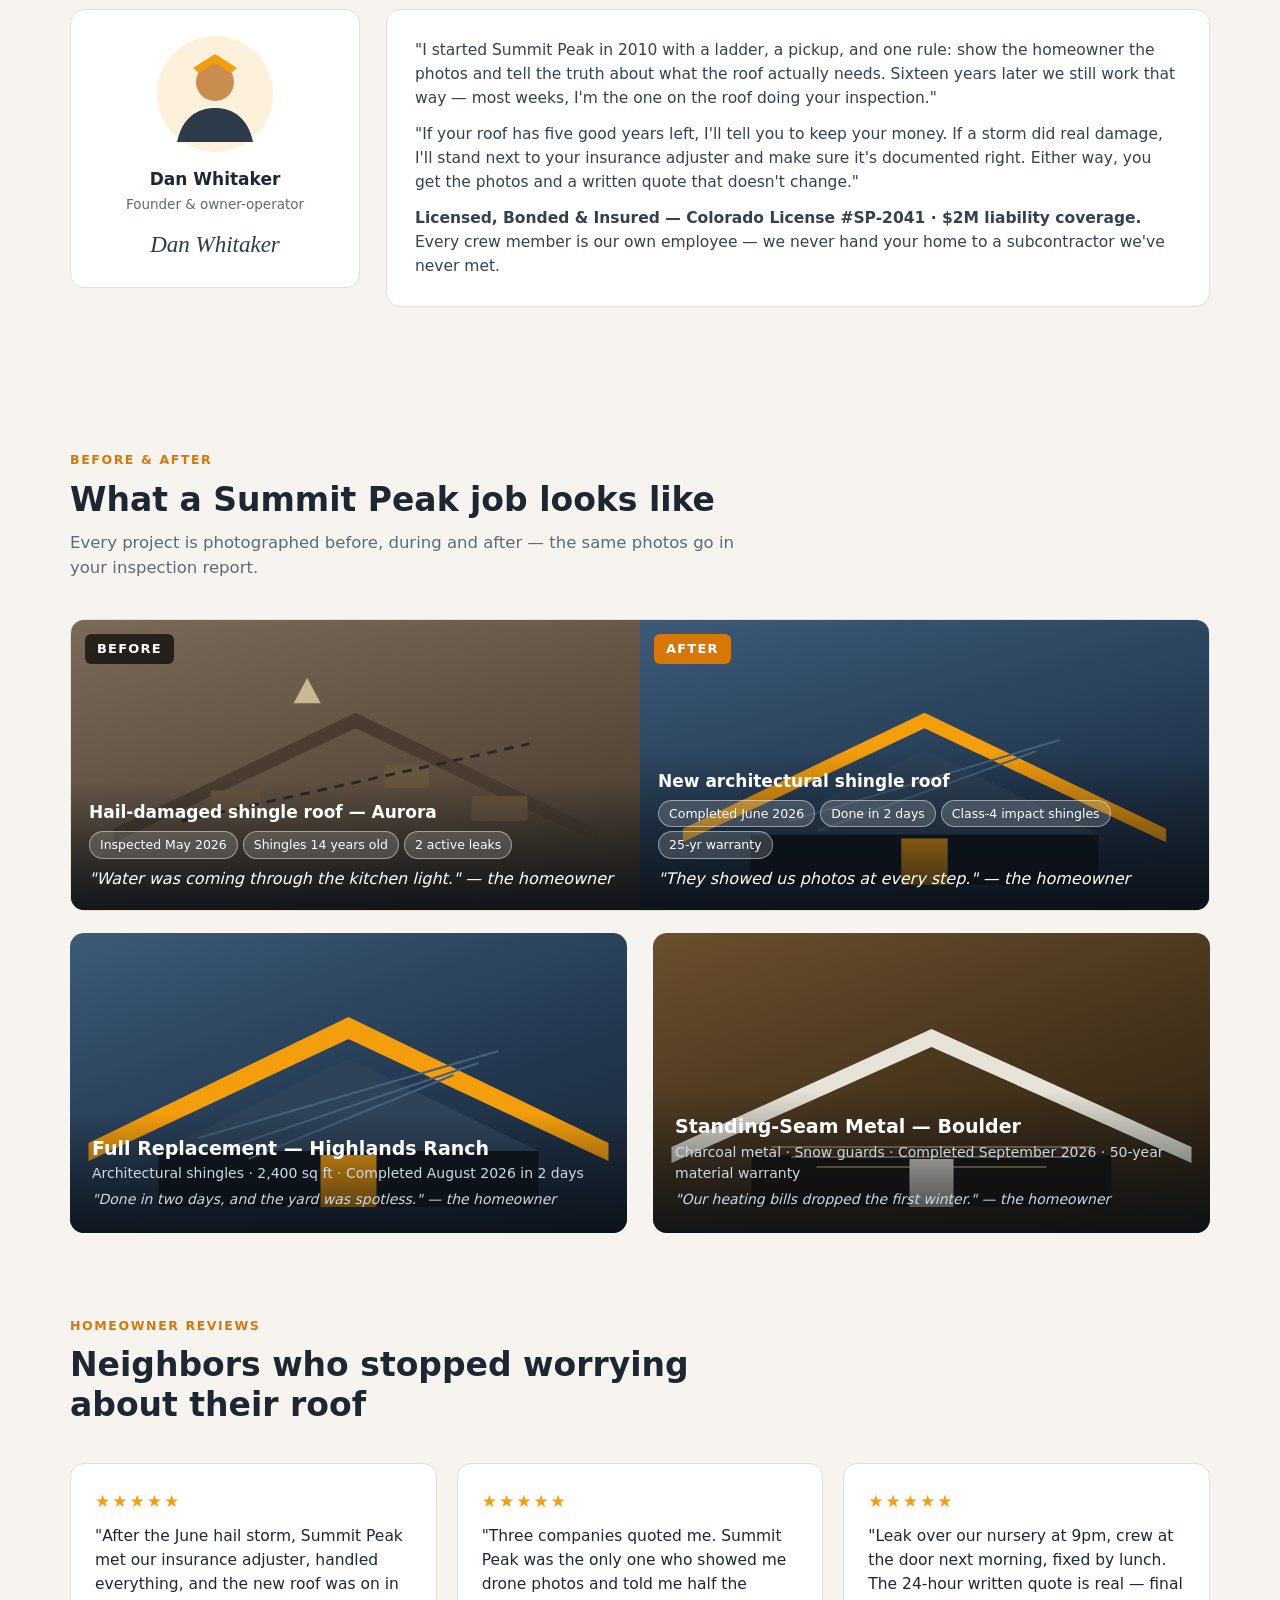
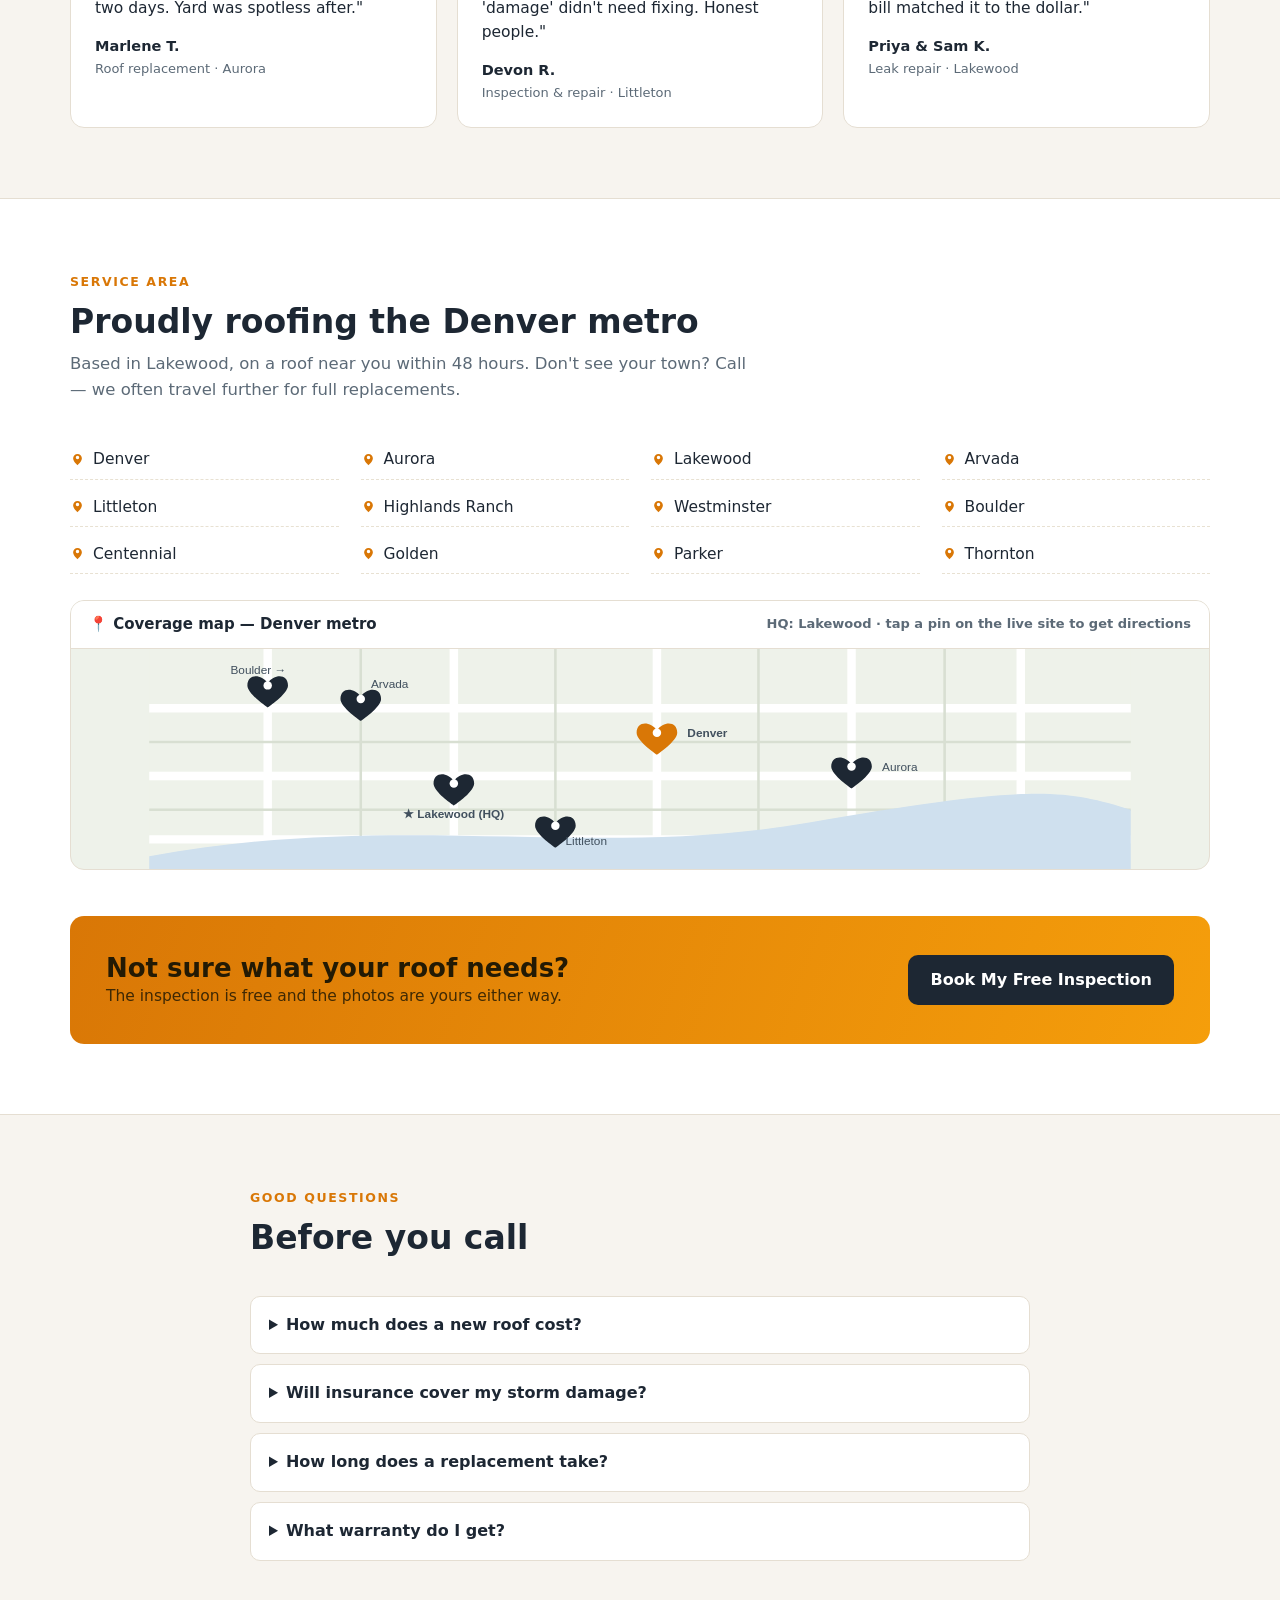
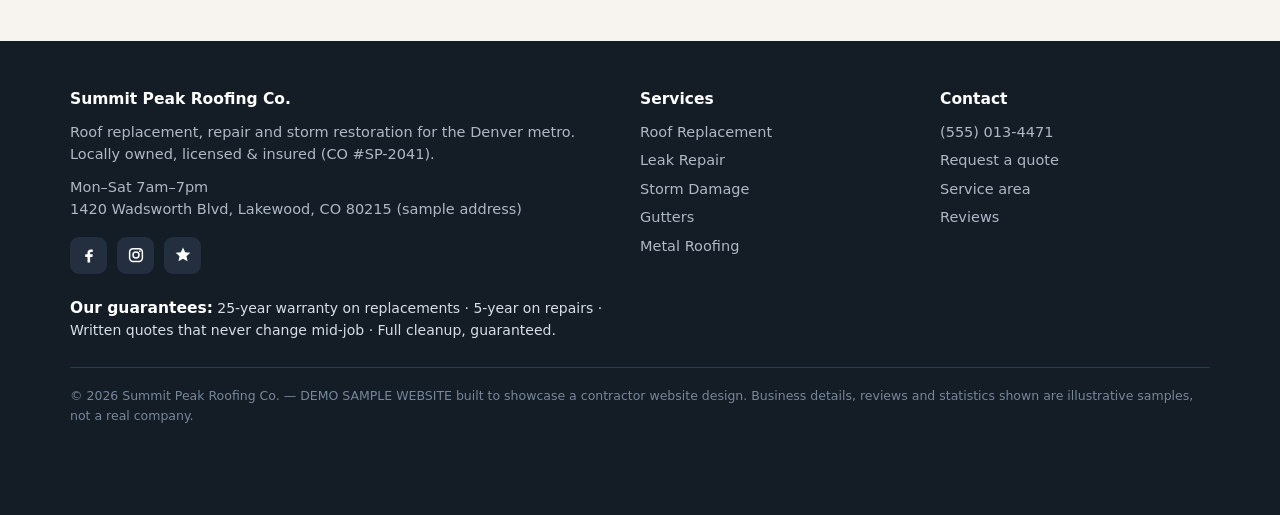
<file: roofing/index.html>
<!DOCTYPE html>
<html lang="en">
<head>
<meta charset="UTF-8">
<meta name="viewport" content="width=device-width, initial-scale=1.0">
<title>Summit Peak Roofing Co. | Roof Replacement & Repair in the Denver Metro</title>
<meta name="description" content="Summit Peak Roofing Co. — roof replacement, repair and storm damage restoration. Free inspections, written quotes within 24 hours.">
<style>
:root{
  --ink:#1d2733; --ink2:#2c3a49; --paper:#f7f4ef; --card:#ffffff;
  --amber:#f59e0b; --amber-d:#d97706; --line:#e5ded2; --mut:#5c6a77;
  --radius:14px; --shadow:0 10px 30px rgba(29,39,51,.12);
}
*{margin:0;padding:0;box-sizing:border-box}
html{scroll-behavior:smooth}
body{font-family:"Segoe UI",system-ui,-apple-system,Arial,sans-serif;color:var(--ink);background:var(--paper);line-height:1.55}
img,svg{display:block;max-width:100%}
a{text-decoration:none;color:inherit}
.wrap{max-width:1180px;margin:0 auto;padding:0 20px}
.btn{display:inline-flex;align-items:center;gap:8px;font-weight:700;border-radius:10px;padding:13px 22px;font-size:16px;cursor:pointer;border:0;transition:.2s}
.btn-call{background:var(--amber);color:#231a04}
.btn-call:hover{background:var(--amber-d);color:#fff}
.btn-ghost{background:transparent;border:2px solid #fff;color:#fff}
.btn-ghost:hover{background:rgba(255,255,255,.12)}
.btn-dark{background:var(--ink);color:#fff}
.btn-dark:hover{background:var(--ink2)}

/* top strip */
.topstrip{background:var(--ink);color:#e9e2d4;font-size:13.5px}
.topstrip .wrap{display:flex;justify-content:space-between;gap:14px;padding-top:7px;padding-bottom:7px;flex-wrap:wrap}
.topstrip b{color:var(--amber)}
.topstrip a{font-weight:700;color:#fff}

/* header */
header{position:sticky;top:0;z-index:60;background:rgba(247,244,239,.97);border-bottom:1px solid var(--line)}
header.scrolled{box-shadow:0 6px 18px rgba(29,39,51,.12)}
.nav{display:flex;align-items:center;justify-content:space-between;gap:16px;padding:12px 0}
.logo{display:flex;align-items:center;gap:10px;font-weight:800;font-size:20px;letter-spacing:.2px}
.logo small{display:block;font-size:11px;font-weight:600;color:var(--mut);letter-spacing:1.6px;text-transform:uppercase}
.menu{display:flex;gap:26px;font-weight:600;font-size:15px}
.menu a:hover{color:var(--amber-d)}
.burger{display:none;background:none;border:0;cursor:pointer;padding:6px}
.headcta{display:flex;align-items:center;gap:14px}
.headphone{font-weight:800;font-size:17px}
.headphone span{display:block;font-size:11px;color:var(--mut);font-weight:600;letter-spacing:1px;text-transform:uppercase}

/* hero */
.hero{background:linear-gradient(120deg,#141c26 55%,#27364a);color:#fff;position:relative;overflow:hidden}
.hero:before{content:"";position:absolute;inset:0;background:
  repeating-linear-gradient(115deg,transparent 0 46px,rgba(255,255,255,.028) 46px 48px);}
.hero .wrap{position:relative;display:grid;grid-template-columns:1.15fr .85fr;gap:44px;padding:64px 20px 72px;align-items:start}
.kicker{display:inline-block;background:rgba(245,158,11,.16);color:#ffc95e;border:1px solid rgba(245,158,11,.45);padding:5px 12px;border-radius:999px;font-size:13px;font-weight:700;letter-spacing:.4px;margin-bottom:16px}
.hero h1{font-size:44px;line-height:1.12;font-weight:800}
.hero h1 em{font-style:normal;color:var(--amber)}
.hero p.lead{margin:18px 0 26px;font-size:18px;color:#d7dee7;max-width:520px}
.hero-points{display:grid;grid-template-columns:1fr 1fr;gap:10px 18px;margin-bottom:30px;font-size:15px}
.hero-points li{list-style:none;display:flex;gap:9px;align-items:flex-start}
.hero-points svg{flex:none;margin-top:3px}
.hero-cta{display:flex;gap:14px;flex-wrap:wrap;align-items:center}
.ratingline{margin-top:20px;font-size:14px;color:#c8d2dd}
.ratingline b{color:#ffc95e}

/* quote card */
.quote{background:#fff;color:var(--ink);border-radius:var(--radius);box-shadow:var(--shadow);padding:26px}
.quote h2{font-size:21px;margin-bottom:4px}
.quote p{font-size:14px;color:var(--mut);margin-bottom:16px}
.quote label{font-size:13px;font-weight:700;display:block;margin:12px 0 5px}
.quote input,.quote select,.quote textarea{width:100%;padding:11px 12px;border:1.5px solid #d9d2c4;border-radius:9px;font:inherit;font-size:15px;background:#fdfcf9}
.quote input:focus,.quote select:focus,.quote textarea:focus{outline:2px solid var(--amber);border-color:var(--amber)}
.quote .row{display:grid;grid-template-columns:1fr 1fr;gap:12px}
.quote button{width:100%;margin-top:18px;justify-content:center;font-size:17px}
.quote .fine{font-size:12px;color:var(--mut);text-align:center;margin-top:10px}
.form-ok{display:none;background:#e8f7ec;border:1.5px solid #57ab6d;color:#205c31;border-radius:9px;padding:12px 14px;font-size:14.5px;margin-top:14px}

/* trust strip */
.trust{background:#fff;border-bottom:1px solid var(--line)}
.trust .wrap{display:grid;grid-template-columns:repeat(4,1fr);gap:18px;padding:22px 20px}
.trust .t{display:flex;gap:12px;align-items:center}
.trust .t b{display:block;font-size:15.5px}
.trust .t span{font-size:13px;color:var(--mut)}

section{padding:70px 0}
.sec-head{max-width:680px;margin-bottom:38px}
.sec-head .tag{color:var(--amber-d);font-weight:800;letter-spacing:1.6px;font-size:12.5px;text-transform:uppercase}
.sec-head h2{font-size:33px;margin:8px 0 10px;line-height:1.2}
.sec-head p{color:var(--mut);font-size:16.5px}

/* services */
.cards{display:grid;grid-template-columns:repeat(3,1fr);gap:20px}
.card{background:var(--card);border:1px solid var(--line);border-radius:var(--radius);padding:26px;transition:.2s}
.card:hover{transform:translateY(-4px);box-shadow:var(--shadow)}
.card .ic{width:52px;height:52px;border-radius:12px;background:#fdf1dc;display:grid;place-items:center;margin-bottom:16px}
.card h3{font-size:19px;margin-bottom:8px}
.card p{color:var(--mut);font-size:15px;margin-bottom:14px}
.card a{font-weight:700;color:var(--amber-d);font-size:14.5px}
.card .price{font-size:13px;font-weight:700;color:var(--ink);background:#f3eee2;border-radius:6px;padding:3px 8px;display:inline-block;margin-bottom:12px}

/* process */
.process{background:var(--ink);color:#eef2f6}
.process .sec-head h2{color:#fff}
.process .sec-head p{color:#aeb9c6}
.steps{display:grid;grid-template-columns:repeat(3,1fr);gap:20px}
.step{border:1px solid #37485c;border-radius:var(--radius);padding:26px;background:#232f3e}
.step .num{font-size:34px;font-weight:800;color:var(--amber)}
.step h3{margin:8px 0;font-size:19px;color:#fff}
.step p{color:#aeb9c6;font-size:15px}

/* gallery / project visual */
.split{display:grid;grid-template-columns:1fr 1fr;gap:26px}
.panel{border-radius:var(--radius);overflow:hidden;position:relative;min-height:300px;color:#fff;display:flex;align-items:flex-end}
.panel .cap{position:relative;padding:22px;background:linear-gradient(transparent,rgba(10,15,22,.82));width:100%}
.panel .cap b{font-size:19px}
.panel .cap span{display:block;font-size:14px;color:#cfd8e2}

/* testimonials */
.testis{display:grid;grid-template-columns:repeat(3,1fr);gap:20px}
.testi{background:#fff;border:1px solid var(--line);border-radius:var(--radius);padding:24px}
.testi .stars{color:var(--amber);font-size:17px;letter-spacing:2px;margin-bottom:10px}
.testi p{font-size:15.5px;margin-bottom:14px}
.testi b{font-size:14.5px}
.testi span{display:block;color:var(--mut);font-size:13px}

/* areas */
.areas{background:#fff;border-top:1px solid var(--line);border-bottom:1px solid var(--line)}
.area-grid{display:grid;grid-template-columns:repeat(4,1fr);gap:8px 22px;font-size:15.5px}
.area-grid li{list-style:none;padding:7px 0;border-bottom:1px dashed #e8e1d2;display:flex;gap:8px;align-items:center}
.area-grid svg{flex:none}

/* faq + cta */
.faq details{background:#fff;border:1px solid var(--line);border-radius:10px;padding:16px 18px;margin-bottom:10px}
.faq summary{font-weight:700;cursor:pointer;font-size:16px}
.faq p{color:var(--mut);margin-top:8px;font-size:15px}
.cta-band{background:linear-gradient(110deg,var(--amber-d),var(--amber));border-radius:var(--radius);padding:36px;display:flex;justify-content:space-between;align-items:center;gap:22px;flex-wrap:wrap;color:#231a04;margin-top:46px}
.cta-band h3{font-size:26px;line-height:1.25}
.cta-band p{font-size:15.5px;opacity:.85}

footer{background:#141c26;color:#aeb9c6;padding:46px 0 90px;font-size:14.5px}
footer .cols{display:grid;grid-template-columns:2fr 1fr 1fr;gap:30px}
footer b{color:#fff;display:block;margin-bottom:10px;font-size:15.5px}
footer a:hover{color:var(--amber)}
footer li{list-style:none;margin-bottom:6px}
footer .fine{margin-top:26px;padding-top:18px;border-top:1px solid #2b394b;font-size:12.5px;color:#76879a}

/* emergency strip */
.emergency{background:#8f1d1d;color:#fff}
.emergency .wrap{display:flex;justify-content:space-between;align-items:center;gap:14px;padding-top:12px;padding-bottom:12px;flex-wrap:wrap}
.emergency b{font-size:16.5px}
.emergency a{background:#fff;color:#8f1d1d;padding:9px 16px;border-radius:8px;font-weight:800;white-space:nowrap}
/* proof band */
.proof{background:#fff;border-bottom:1px solid var(--line)}
.proof .wrap{display:grid;grid-template-columns:repeat(4,1fr);gap:16px;padding:26px 20px;text-align:center}
.proof .n{font-size:30px;font-weight:800;color:var(--amber-d)}
.proof .l{font-size:13px;color:var(--mut)}
/* before / after */
.ba{display:grid;grid-template-columns:1fr 1fr;border-radius:var(--radius);overflow:hidden;margin-bottom:22px;border:1px solid var(--line)}
.ba .half{position:relative;min-height:290px;display:flex;align-items:flex-end;color:#fff;overflow:hidden}
.ba .tag2{position:absolute;top:14px;left:14px;background:rgba(0,0,0,.68);padding:5px 12px;border-radius:6px;font-weight:800;letter-spacing:1.2px;font-size:13px;z-index:2}
.ba .cap{position:relative;padding:18px;background:linear-gradient(transparent,rgba(10,15,22,.88));width:100%}
.ba .cap b{font-size:17px;display:block;margin-bottom:6px}
.chip{display:inline-block;background:rgba(255,255,255,.16);border:1px solid rgba(255,255,255,.45);border-radius:999px;padding:3px 10px;font-size:12.5px;margin:0 5px 4px 0}
/* about / owner */
.about{display:grid;grid-template-columns:290px 1fr;gap:26px;align-items:start}
.owner{background:#fff;border:1px solid var(--line);border-radius:var(--radius);padding:24px;text-align:center}
.owner b{display:block;font-size:17px;margin-top:12px}
.owner span{color:var(--mut);font-size:13.5px}
.owner .sig{font-family:Georgia,serif;font-style:italic;font-size:23px;margin-top:10px;color:var(--ink2)}
.letter{background:#fff;border:1px solid var(--line);border-radius:var(--radius);padding:28px}
.letter p{margin-bottom:12px;color:#33414f;font-size:15.5px}
.letter p:last-child{margin-bottom:0}
/* financing band */
.fin{background:#fdf1dc;border:1px solid #f3d191;border-radius:var(--radius);padding:26px 30px;display:flex;justify-content:space-between;gap:18px;align-items:center;flex-wrap:wrap;margin-top:26px}
.fin h3{font-size:22px;margin-bottom:4px}
.fin p{color:#6b5a33;font-size:15px;max-width:620px}
/* footer extras */
.socials{display:flex;gap:10px;margin-top:16px}
.socials a{width:37px;height:37px;border-radius:9px;background:#232f3e;display:grid;place-items:center}
.socials a:hover{background:var(--amber-d)}
.guarantees{margin-top:22px;font-size:14px;color:#d7dee7}
.mapbox{margin-top:26px;border:1px solid var(--line);border-radius:var(--radius);overflow:hidden;background:#eef2ea}
.mapbox .maphead{display:flex;justify-content:space-between;align-items:center;padding:12px 18px;background:#fff;border-bottom:1px solid var(--line);font-weight:700;font-size:15px}
.mapbox .maphead span{font-weight:600;color:var(--mut);font-size:13px}
@media(max-width:960px){.headcta .callbtn{display:none}}
@media(max-width:600px){.proof .wrap{grid-template-columns:1fr 1fr}.ba{grid-template-columns:1fr}.about{grid-template-columns:1fr}}

/* sticky mobile call bar */
.callbar{position:fixed;left:0;right:0;bottom:0;z-index:70;display:none;background:#fff;border-top:1px solid var(--line);padding:10px 14px;gap:10px;box-shadow:0 -6px 18px rgba(29,39,51,.12)}
.callbar a{flex:1;justify-content:center}

@media(max-width:960px){
  .hero .wrap{grid-template-columns:1fr;padding:46px 20px 54px}
  .hero h1{font-size:34px}
  .cards,.steps,.testis{grid-template-columns:1fr 1fr}
  .trust .wrap{grid-template-columns:1fr 1fr}
  .area-grid{grid-template-columns:1fr 1fr}
  .menu{display:none;position:absolute;top:100%;left:0;right:0;background:#fff;flex-direction:column;padding:16px 20px;gap:14px;border-bottom:1px solid var(--line);box-shadow:0 14px 24px rgba(29,39,51,.12)}
  .menu.open{display:flex}
  .burger{display:block}
  .headphone{display:none}
  .split{grid-template-columns:1fr}
  footer .cols{grid-template-columns:1fr}
}
@media(max-width:600px){
  .cards,.steps,.testis{grid-template-columns:1fr}
  .hero-points{grid-template-columns:1fr}
  .quote .row{grid-template-columns:1fr}
  .callbar{display:flex}
  .cta-band{padding:26px}
  section{padding:52px 0}
}
</style>
</head>
<body>

<div class="topstrip">
  <div class="wrap">
    <div><b style="background:#f59e0b;color:#231a04;padding:1px 9px;border-radius:5px;letter-spacing:.6px">DEMO SAMPLE</b>&nbsp; Serving the <b>Denver Metro</b> — Free roof inspections this week</div>
    <div>Mon–Sat 7am–7pm · <a href="tel:+15550134471">(555) 013-4471</a></div>
  </div>
</div>

<header id="hdr">
  <div class="wrap nav">
    <a class="logo" href="#top" aria-label="Summit Peak Roofing Co. home">
      <svg width="40" height="40" viewBox="0 0 48 48" aria-hidden="true"><path d="M4 26 24 8l20 18v4L24 14 4 30z" fill="#f59e0b"/><path d="M12 30h24v12H12z" fill="#1d2733"/><path d="M20 42V33h8v9" fill="#f59e0b"/></svg>
      <span>Summit Peak<small>Roofing Co.</small></span>
    </a>
    <nav class="menu" id="menu">
      <a href="#services">Services</a>
      <a href="#process">How It Works</a>
      <a href="#projects">Projects</a>
      <a href="#reviews">Reviews</a>
      <a href="#areas">Service Area</a>
      <a href="#faq">FAQ</a>
    </nav>
    <div class="headcta">
      <a class="btn btn-dark callbtn" href="tel:+15550134471">📞 (555) 013-4471</a>
      <a class="btn btn-call" href="#quote">Get My Free Quote</a>
      <button class="burger" id="burger" aria-label="Open menu">
        <svg width="26" height="26" viewBox="0 0 24 24" fill="none" stroke="#1d2733" stroke-width="2.4" stroke-linecap="round"><path d="M4 7h16M4 12h16M4 17h16"/></svg>
      </button>
    </div>
  </div>
</header>

<main id="top">
<!-- HERO + QUOTE FORM -->
<div class="hero">
  <div class="wrap">
    <div>
      <span class="kicker">★ Rated 4.9 by Denver homeowners</span>
      <h1>Roof Replacement &amp; Repair in the <em>Denver Metro</em></h1>
      <p class="lead">Roof replacement, repairs and storm-damage restoration done by a local, licensed crew. You get a written, line-by-line quote within 24 hours — no pressure, no surprises.</p>
      <ul class="hero-points">
        <li><svg width="18" height="18" viewBox="0 0 24 24" fill="none" stroke="#f59e0b" stroke-width="3" stroke-linecap="round"><path d="M4 12.5 9.5 18 20 6.5"/></svg>Licensed &amp; insured in Colorado</li>
        <li><svg width="18" height="18" viewBox="0 0 24 24" fill="none" stroke="#f59e0b" stroke-width="3" stroke-linecap="round"><path d="M4 12.5 9.5 18 20 6.5"/></svg>25-year warranty on new roofs · 5-year on repairs</li>
        <li><svg width="18" height="18" viewBox="0 0 24 24" fill="none" stroke="#f59e0b" stroke-width="3" stroke-linecap="round"><path d="M4 12.5 9.5 18 20 6.5"/></svg>Most replacements done in 1–2 days</li>
        <li><svg width="18" height="18" viewBox="0 0 24 24" fill="none" stroke="#f59e0b" stroke-width="3" stroke-linecap="round"><path d="M4 12.5 9.5 18 20 6.5"/></svg>We handle insurance paperwork</li>
      </ul>
      <div class="hero-cta">
        <a class="btn btn-call" href="tel:+15550134471">
          <svg width="18" height="18" viewBox="0 0 24 24" fill="#231a04"><path d="M6.6 3.2c.3-.6 1-.9 1.7-.7l1.9.6c.7.2 1.1 1 1 1.7L10.6 8c1.3 2.4 3 4.1 5.4 5.4l3.2-.6c.7-.1 1.5.3 1.7 1l.6 1.9c.2.7-.1 1.4-.7 1.7C19.6 21 16 22 12 22 5.4 22 2 18.6 2 12c0-4 1-7.6 2.6-8.8z" transform="scale(.92) translate(1,1)"/></svg>
          Call (555) 013-4471</a>
        <a class="btn btn-ghost" href="#services">See Services</a>
      </div>
      <p class="ratingline"><b>★★★★★ 4.9</b> · 480+ local roofs completed · A+ BBB rating</p>
    </div>

    <form class="quote" id="quote" novalidate>
      <h2>Get a free, written quote</h2>
      <p>We reply within one business hour, Mon–Sat.</p>
      <p style="color:#d97706;font-weight:800;font-size:14.5px;margin:-6px 0 6px">★★★★★ 4.9 · 312 Google reviews</p>
      <div class="row">
        <div><label for="q-name">Full name *</label><input id="q-name" name="name" type="text" placeholder="Jane Miller" required></div>
        <div><label for="q-phone">Phone *</label><input id="q-phone" name="phone" type="tel" placeholder="Your phone number" required></div>
      </div>
      <div class="row">
        <div><label for="q-email">Email</label><input id="q-email" name="email" type="email" placeholder="you@email.com"></div>
        <div><label for="q-urgent">Is this an emergency?</label><select id="q-urgent" name="urgency"><option>No — planning ahead</option><option>Yes — active leak</option><option>Yes — storm damage</option></select></div>
      </div>
      <label for="q-service">What do you need?</label>
      <select id="q-service" name="service">
        <option>Free roof inspection</option>
        <option>Full roof replacement</option>
        <option>Leak / roof repair</option>
        <option>Storm or hail damage</option>
        <option>Gutters &amp; drainage</option>
        <option>Not sure — advise me</option>
      </select>
      <button class="btn btn-call" type="submit">Request My Free Quote →</button>
      <div class="form-ok" id="formOk">Thanks! Your request is in — we'll call you shortly to schedule your free inspection.</div>
      <p style="text-align:center;font-weight:700;font-size:14.5px;margin-top:12px">Free estimate · No obligation · Written quote within 24 hours</p>
      <p class="fine">By submitting, you agree we may call or text you about your request. Msg &amp; data rates may apply; reply STOP to opt out, HELP for help. No spam — your details go only to our estimating team.</p>
    </form>
  </div>
</div>

<!-- EMERGENCY STRIP -->
<div class="emergency">
  <div class="wrap"><b>🚨 Active leak or storm damage? We tarp same-day, Mon–Sat.</b><a href="tel:+15550134471">Call (555) 013-4471</a></div>
</div>

<!-- TRUST STRIP -->
<div class="trust">
  <div class="wrap">
    <div class="t"><svg width="34" height="34" viewBox="0 0 24 24" fill="none" stroke="#d97706" stroke-width="1.8"><path d="M12 3l7 3v5c0 4.6-3 8.4-7 10-4-1.6-7-5.4-7-10V6z"/><path d="M9 12l2 2 4-4"/></svg><div><b>Licensed &amp; Insured</b><span>CO license #SP-2041 · $2M liability</span></div></div>
    <div class="t"><svg width="34" height="34" viewBox="0 0 24 24" fill="none" stroke="#d97706" stroke-width="1.8"><circle cx="12" cy="12" r="9"/><path d="M12 7v5l3.5 2"/></svg><div><b>24-Hour Quotes</b><span>Written estimate within one day</span></div></div>
    <div class="t"><svg width="34" height="34" viewBox="0 0 24 24" fill="none" stroke="#d97706" stroke-width="1.8"><path d="M12 3v18M7 8c0-2 2.2-3 5-3s5 1 5 3-2 2.6-5 3.4S7 13 7 15c0 2 2.2 3 5 3s5-1 5-3"/></svg><div><b>Financing Available</b><span>0% APR plans, from $115/mo</span></div></div>
    <div class="t"><svg width="34" height="34" viewBox="0 0 24 24" fill="none" stroke="#d97706" stroke-width="1.8"><path d="M4 20V10l8-6 8 6v10h-6v-6H10v6z"/></svg><div><b>Locally Owned</b><span>Denver crew — never subcontracted</span></div></div>
  </div>
</div>

<!-- PROOF NUMBERS -->
<div class="proof">
  <div class="wrap">
    <div><div class="n">16 yrs</div><div class="l">In business — since 2010</div></div>
    <div><div class="n">480+</div><div class="l">Roofs completed locally</div></div>
    <div><div class="n">4.9 ★</div><div class="l">From 312 Google reviews</div></div>
    <div><div class="n">25 yrs</div><div class="l">Warranty on replacements</div></div>
  </div>
</div>

<!-- SERVICES -->
<section id="services">
  <div class="wrap">
    <div class="sec-head">
      <span class="tag">What we do</span>
      <h2>Roofing services that end the leak — and the worry</h2>
      <p>Every job starts with a free inspection and photos of what we find. You approve the written quote before a single shingle comes off.</p>
    </div>
    <div class="cards">
      <article class="card"><div class="ic"><svg width="26" height="26" viewBox="0 0 24 24" fill="none" stroke="#d97706" stroke-width="2"><path d="M3 11 12 4l9 7M6 10v9h12v-9"/></svg></div><span class="price">From $6,900</span><h3>Roof Replacement</h3><p>Full tear-off and re-roof with architectural shingles, metal or tile. Includes underlayment, ventilation check and full cleanup with magnetic nail sweep.</p><a href="#quote">Get a replacement quote →</a></article>
      <article class="card"><div class="ic"><svg width="26" height="26" viewBox="0 0 24 24" fill="none" stroke="#d97706" stroke-width="2"><path d="M14.5 6.5a4 4 0 0 1 5.6-4L17 5.6l2.4 2.4 3.1-3.1a4 4 0 0 1-5.4 5.6L8 19.6a2 2 0 0 1-2.8 0l-1.4-1.4a2 2 0 0 1 0-2.8z" transform="scale(.92) translate(1,0)"/></svg></div><span class="price">From $349</span><h3>Leak &amp; Roof Repair</h3><p>Flashing, vents, missing shingles, mystery drips — we find the real source, fix it once, and back the repair with a 5-year leak warranty.</p><a href="#quote">Book a repair visit →</a></article>
      <article class="card"><div class="ic"><svg width="26" height="26" viewBox="0 0 24 24" fill="none" stroke="#d97706" stroke-width="2"><path d="M7 15a5 5 0 1 1 .9-9.9A6 6 0 0 1 19 7a4 4 0 0 1-1 7.9M12 12v8m0 0-3-3m3 3 3-3"/></svg></div><span class="price">Free inspection</span><h3>Storm &amp; Hail Damage</h3><p>Colorado hail is brutal. We document all damage with photos, meet your adjuster on-site and restore the roof your policy covers.</p><a href="#quote">Schedule storm inspection →</a></article>
      <article class="card"><div class="ic"><svg width="26" height="26" viewBox="0 0 24 24" fill="none" stroke="#d97706" stroke-width="2"><path d="M3 8h18M5 8v4a4 4 0 0 0 4 4h6a4 4 0 0 0 4-4V8M12 16v5"/></svg></div><span class="price">From $1,150</span><h3>Gutters &amp; Drainage</h3><p>Seamless aluminum gutters, leaf guards and downspout rerouting that move water away from your foundation for good.</p><a href="#quote">Get a gutter quote →</a></article>
      <article class="card"><div class="ic"><svg width="26" height="26" viewBox="0 0 24 24" fill="none" stroke="#d97706" stroke-width="2"><circle cx="11" cy="11" r="7"/><path d="M21 21l-4.3-4.3"/></svg></div><span class="price">Always free</span><h3>21-Point Inspection</h3><p>Drone photos, attic moisture check and an honest report: repair now, watch it, or replace later. No upsell — the photos speak.</p><a href="#quote">Book my free inspection →</a></article>
      <article class="card"><div class="ic"><svg width="26" height="26" viewBox="0 0 24 24" fill="none" stroke="#d97706" stroke-width="2"><path d="M4 19 19 4M4 4h6M4 4v6M20 20h-6m6 0v-6"/></svg></div><span class="price">From $11,500</span><h3>Metal Roofing</h3><p>Standing-seam metal rated for 140 mph winds and 50+ year life. The last roof most of our metal customers ever buy.</p><a href="#quote">Ask about metal →</a></article>
    </div>
    <div class="fin">
      <div><h3>A new roof from $115/month</h3><p>Full replacements start at $6,900 — or spread it over 60 months at $115/mo with 0% APR on approved credit ($115 × 60 = $6,900 — nothing extra). Your written quote shows the cash price and the monthly price side by side, so you can decide with real numbers.</p></div>
      <a class="btn btn-dark" href="#quote">See My Options</a>
    </div>
  </div>
</section>

<!-- PROCESS -->
<section class="process" id="process">
  <div class="wrap">
    <div class="sec-head"><span class="tag">How it works</span><h2>From first call to final cleanup in 3 steps</h2><p>No chasing contractors, no vague timelines. You always know what's next.</p></div>
    <div class="steps">
      <div class="step"><div class="num">01</div><h3>Free inspection</h3><p>We climb up (and send the drone), photograph everything, and show you exactly what your roof needs — and what it doesn't.</p></div>
      <div class="step"><div class="num">02</div><h3>Written quote in 24h</h3><p>One line-by-line price that doesn't change mid-job. Financing and insurance options explained in plain English.</p></div>
      <div class="step"><div class="num">03</div><h3>Install in 1–2 days</h3><p>Our own crew installs, protects your landscaping, and leaves the yard cleaner than we found it. Warranty paperwork in your inbox the same week.</p></div>
    </div>
  </div>
</section>

<!-- ABOUT / OWNER -->
<section id="about" style="padding-top:60px">
  <div class="wrap">
    <div class="sec-head"><span class="tag">About us</span><h2>The roofer your neighbors actually recommend</h2></div>
    <div class="about">
      <div class="owner">
        <svg width="120" height="120" viewBox="0 0 120 120" style="margin:0 auto" aria-hidden="true"><circle cx="60" cy="60" r="58" fill="#fdf1dc"/><circle cx="60" cy="48" r="19" fill="#c98d4e"/><path d="M22 108c5-24 20-34 38-34s33 10 38 34" fill="#2c3a49"/><path d="M38 34 60 20l22 14-6 5L60 29 44 39z" fill="#f59e0b"/></svg>
        <b>Dan Whitaker</b>
        <span>Founder &amp; owner-operator</span>
        <div class="sig">Dan Whitaker</div>
      </div>
      <div class="letter">
        <p>"I started Summit Peak in 2010 with a ladder, a pickup, and one rule: show the homeowner the photos and tell the truth about what the roof actually needs. Sixteen years later we still work that way — most weeks, I'm the one on the roof doing your inspection."</p>
        <p>"If your roof has five good years left, I'll tell you to keep your money. If a storm did real damage, I'll stand next to your insurance adjuster and make sure it's documented right. Either way, you get the photos and a written quote that doesn't change."</p>
        <p><b>Licensed, Bonded &amp; Insured — Colorado License #SP-2041 · $2M liability coverage.</b> Every crew member is our own employee — we never hand your home to a subcontractor we've never met.</p>
      </div>
    </div>
  </div>
</section>

<!-- PROJECTS (CSS/SVG visual panels) -->
<section id="projects">
  <div class="wrap">
    <div class="sec-head"><span class="tag">Before &amp; after</span><h2>What a Summit Peak job looks like</h2><p>Every project is photographed before, during and after — the same photos go in your inspection report.</p></div>
    <div class="ba">
      <div class="half" style="background:linear-gradient(165deg,#7a6a58,#57493a 65%,#3e3428)">
        <span class="tag2">BEFORE</span>
        <svg width="100%" height="100%" viewBox="0 0 600 300" preserveAspectRatio="xMidYMax slice" style="position:absolute;inset:0" aria-hidden="true">
          <path d="M50 216 300 96l250 120v14L300 112 50 230z" fill="#4a3d2f"/>
          <g fill="#66553f"><rect x="150" y="176" width="52" height="26" rx="3"/><rect x="330" y="150" width="46" height="24" rx="3"/><rect x="420" y="182" width="58" height="26" rx="3"/></g>
          <g stroke="#2e2620" stroke-width="3" stroke-dasharray="10 8"><path d="M120 208 480 128"/></g>
          <path d="M250 60l14 26h-28z" fill="#c9b892"/>
        </svg>
        <div class="cap"><b>Hail-damaged shingle roof — Aurora</b><span class="chip">Inspected May 2026</span><span class="chip">Shingles 14 years old</span><span class="chip">2 active leaks</span><span style="display:block;font-style:italic;margin-top:4px">"Water was coming through the kitchen light." — the homeowner</span></div>
      </div>
      <div class="half" style="background:linear-gradient(165deg,#3c5a78,#22374e 65%,#182635)">
        <span class="tag2" style="background:var(--amber-d)">AFTER</span>
        <svg width="100%" height="100%" viewBox="0 0 600 300" preserveAspectRatio="xMidYMax slice" style="position:absolute;inset:0" aria-hidden="true">
          <path d="M50 216 300 96l250 120v14L300 112 50 230z" fill="#f59e0b"/>
          <path d="M120 222h360v52H120z" fill="#10161f"/>
          <path d="M120 222h360l-180-88z" fill="#2e4358"/>
          <g stroke="#47617c" stroke-width="2"><path d="M160 208 440 124M190 218 415 136"/></g>
          <rect x="276" y="226" width="48" height="48" fill="#f59e0b"/>
        </svg>
        <div class="cap"><b>New architectural shingle roof</b><span class="chip">Completed June 2026</span><span class="chip">Done in 2 days</span><span class="chip">Class-4 impact shingles</span><span class="chip">25-yr warranty</span><span style="display:block;font-style:italic;margin-top:4px">"They showed us photos at every step." — the homeowner</span></div>
      </div>
    </div>
    <div class="split">
      <div class="panel" style="background:linear-gradient(160deg,#3c5a78,#22374e 60%,#182635)">
        <svg width="100%" height="100%" viewBox="0 0 600 300" preserveAspectRatio="xMidYMax slice" style="position:absolute;inset:0" aria-hidden="true">
          <path d="M40 210 300 84l260 126v18L300 106 40 228z" fill="#f59e0b"/>
          <path d="M110 218h380v56H110z" fill="#10161f"/>
          <path d="M110 218h380l-190-92z" fill="#2e4358"/>
          <g stroke="#47617c" stroke-width="2"><path d="M150 205 450 118M170 218 430 130M200 226 405 142"/></g>
          <rect x="272" y="222" width="56" height="52" fill="#f59e0b"/>
        </svg>
        <div class="cap"><b>Full Replacement — Highlands Ranch</b><span>Architectural shingles · 2,400 sq ft · Completed August 2026 in 2 days</span><span style="display:block;font-style:italic;margin-top:4px">"Done in two days, and the yard was spotless." — the homeowner</span></div>
      </div>
      <div class="panel" style="background:linear-gradient(160deg,#6b4f2e,#42301a 60%,#2a1f10)">
        <svg width="100%" height="100%" viewBox="0 0 600 300" preserveAspectRatio="xMidYMax slice" style="position:absolute;inset:0" aria-hidden="true">
          <path d="M40 214 300 96l260 118v16L300 114 40 230z" fill="#e8e3d8"/>
          <path d="M120 222h360v52H120z" fill="#191410"/>
          <g stroke="#8a7a5c" stroke-width="2"><path d="M140 214h320M160 224h280M185 234h230"/></g>
          <rect x="278" y="226" width="44" height="48" fill="#e8e3d8"/>
        </svg>
        <div class="cap"><b>Standing-Seam Metal — Boulder</b><span>Charcoal metal · Snow guards · Completed September 2026 · 50-year material warranty</span><span style="display:block;font-style:italic;margin-top:4px">"Our heating bills dropped the first winter." — the homeowner</span></div>
      </div>
    </div>
  </div>
</section>

<!-- TESTIMONIALS -->
<section id="reviews" style="padding-top:10px">
  <div class="wrap">
    <div class="sec-head"><span class="tag">Homeowner reviews</span><h2>Neighbors who stopped worrying about their roof</h2></div>
    <div class="testis">
      <article class="testi"><div class="stars">★★★★★</div><p>"After the June hail storm, Summit Peak met our insurance adjuster, handled everything, and the new roof was on in two days. Yard was spotless after."</p><b>Marlene T.</b><span>Roof replacement · Aurora</span></article>
      <article class="testi"><div class="stars">★★★★★</div><p>"Three companies quoted me. Summit Peak was the only one who showed me drone photos and told me half the 'damage' didn't need fixing. Honest people."</p><b>Devon R.</b><span>Inspection &amp; repair · Littleton</span></article>
      <article class="testi"><div class="stars">★★★★★</div><p>"Leak over our nursery at 9pm, crew at the door next morning, fixed by lunch. The 24-hour written quote is real — final bill matched it to the dollar."</p><b>Priya &amp; Sam K.</b><span>Leak repair · Lakewood</span></article>
    </div>
  </div>
</section>

<!-- SERVICE AREA -->
<section class="areas" id="areas">
  <div class="wrap">
    <div class="sec-head"><span class="tag">Service area</span><h2>Proudly roofing the Denver metro</h2><p>Based in Lakewood, on a roof near you within 48 hours. Don't see your town? Call — we often travel further for full replacements.</p></div>
    <ul class="area-grid">
      <li><svg width="15" height="15" viewBox="0 0 24 24" fill="#d97706"><path d="M12 21s-7-5.5-7-11a7 7 0 0 1 14 0c0 5.5-7 11-7 11zm0-9.5A2.5 2.5 0 1 0 12 6a2.5 2.5 0 0 0 0 5.5z"/></svg>Denver</li>
      <li><svg width="15" height="15" viewBox="0 0 24 24" fill="#d97706"><path d="M12 21s-7-5.5-7-11a7 7 0 0 1 14 0c0 5.5-7 11-7 11zm0-9.5A2.5 2.5 0 1 0 12 6a2.5 2.5 0 0 0 0 5.5z"/></svg>Aurora</li>
      <li><svg width="15" height="15" viewBox="0 0 24 24" fill="#d97706"><path d="M12 21s-7-5.5-7-11a7 7 0 0 1 14 0c0 5.5-7 11-7 11zm0-9.5A2.5 2.5 0 1 0 12 6a2.5 2.5 0 0 0 0 5.5z"/></svg>Lakewood</li>
      <li><svg width="15" height="15" viewBox="0 0 24 24" fill="#d97706"><path d="M12 21s-7-5.5-7-11a7 7 0 0 1 14 0c0 5.5-7 11-7 11zm0-9.5A2.5 2.5 0 1 0 12 6a2.5 2.5 0 0 0 0 5.5z"/></svg>Arvada</li>
      <li><svg width="15" height="15" viewBox="0 0 24 24" fill="#d97706"><path d="M12 21s-7-5.5-7-11a7 7 0 0 1 14 0c0 5.5-7 11-7 11zm0-9.5A2.5 2.5 0 1 0 12 6a2.5 2.5 0 0 0 0 5.5z"/></svg>Littleton</li>
      <li><svg width="15" height="15" viewBox="0 0 24 24" fill="#d97706"><path d="M12 21s-7-5.5-7-11a7 7 0 0 1 14 0c0 5.5-7 11-7 11zm0-9.5A2.5 2.5 0 1 0 12 6a2.5 2.5 0 0 0 0 5.5z"/></svg>Highlands Ranch</li>
      <li><svg width="15" height="15" viewBox="0 0 24 24" fill="#d97706"><path d="M12 21s-7-5.5-7-11a7 7 0 0 1 14 0c0 5.5-7 11-7 11zm0-9.5A2.5 2.5 0 1 0 12 6a2.5 2.5 0 0 0 0 5.5z"/></svg>Westminster</li>
      <li><svg width="15" height="15" viewBox="0 0 24 24" fill="#d97706"><path d="M12 21s-7-5.5-7-11a7 7 0 0 1 14 0c0 5.5-7 11-7 11zm0-9.5A2.5 2.5 0 1 0 12 6a2.5 2.5 0 0 0 0 5.5z"/></svg>Boulder</li>
      <li><svg width="15" height="15" viewBox="0 0 24 24" fill="#d97706"><path d="M12 21s-7-5.5-7-11a7 7 0 0 1 14 0c0 5.5-7 11-7 11zm0-9.5A2.5 2.5 0 1 0 12 6a2.5 2.5 0 0 0 0 5.5z"/></svg>Centennial</li>
      <li><svg width="15" height="15" viewBox="0 0 24 24" fill="#d97706"><path d="M12 21s-7-5.5-7-11a7 7 0 0 1 14 0c0 5.5-7 11-7 11zm0-9.5A2.5 2.5 0 1 0 12 6a2.5 2.5 0 0 0 0 5.5z"/></svg>Golden</li>
      <li><svg width="15" height="15" viewBox="0 0 24 24" fill="#d97706"><path d="M12 21s-7-5.5-7-11a7 7 0 0 1 14 0c0 5.5-7 11-7 11zm0-9.5A2.5 2.5 0 1 0 12 6a2.5 2.5 0 0 0 0 5.5z"/></svg>Parker</li>
      <li><svg width="15" height="15" viewBox="0 0 24 24" fill="#d97706"><path d="M12 21s-7-5.5-7-11a7 7 0 0 1 14 0c0 5.5-7 11-7 11zm0-9.5A2.5 2.5 0 1 0 12 6a2.5 2.5 0 0 0 0 5.5z"/></svg>Thornton</li>
    </ul>

    <!-- Coverage map (in live client builds this slot holds the interactive Google Maps embed) -->
    <div class="mapbox">
      <div class="maphead">📍 Coverage map — Denver metro <span>HQ: Lakewood · tap a pin on the live site to get directions</span></div>
      <svg viewBox="0 0 1160 260" width="100%" height="220" role="img" aria-label="Stylized coverage map of the Denver metro service area">
        <rect width="1160" height="260" fill="#eef2ea"/>
        <g stroke="#ffffff" stroke-width="10"><path d="M0 70 H1160M0 150 H1160M0 225 H1160M140 0 V260M360 0 V260M600 0 V260M830 0 V260M1030 0 V260"/></g>
        <g stroke="#d8dfd2" stroke-width="3"><path d="M0 110 H1160M0 190 H1160M250 0 V260M480 0 V260M720 0 V260M940 0 V260"/></g>
        <path d="M0 245 C 300 190, 520 250, 780 205 S 1080 165, 1160 190 L1160 260 L0 260 Z" fill="#cfe0ee"/>
        <g font-family="Segoe UI,Arial" font-size="14" fill="#41505e">
          <g><path d="M600 96c-8-11-24-11-24 3 0 10 24 26 24 26s24-16 24-26c0-14-16-14-24-3z" fill="#d97706"/><circle cx="600" cy="99" r="5" fill="#fff"/><text x="636" y="104" font-weight="700">Denver</text></g>
          <g><path d="M830 136c-8-11-24-11-24 3 0 10 24 26 24 26s24-16 24-26c0-14-16-14-24-3z" fill="#1d2733"/><circle cx="830" cy="139" r="5" fill="#fff"/><text x="866" y="144">Aurora</text></g>
          <g><path d="M360 156c-8-11-24-11-24 3 0 10 24 26 24 26s24-16 24-26c0-14-16-14-24-3z" fill="#1d2733"/><circle cx="360" cy="159" r="5" fill="#fff"/><text x="300" y="200" font-weight="700">★ Lakewood (HQ)</text></g>
          <g><path d="M250 56c-8-11-24-11-24 3 0 10 24 26 24 26s24-16 24-26c0-14-16-14-24-3z" fill="#1d2733"/><circle cx="250" cy="59" r="5" fill="#fff"/><text x="262" y="46">Arvada</text></g>
          <g><path d="M480 206c-8-11-24-11-24 3 0 10 24 26 24 26s24-16 24-26c0-14-16-14-24-3z" fill="#1d2733"/><circle cx="480" cy="209" r="5" fill="#fff"/><text x="492" y="232">Littleton</text></g>
          <g><path d="M140 40c-8-11-24-11-24 3 0 10 24 26 24 26s24-16 24-26c0-14-16-14-24-3z" fill="#1d2733"/><circle cx="140" cy="43" r="5" fill="#fff"/><text x="96" y="30">Boulder →</text></g>
        </g>
      </svg>
    </div>

    <div class="cta-band">
      <div><h3>Not sure what your roof needs?</h3><p>The inspection is free and the photos are yours either way.</p></div>
      <a class="btn btn-dark" href="#quote">Book My Free Inspection</a>
    </div>
  </div>
</section>

<!-- FAQ -->
<section class="faq" id="faq">
  <div class="wrap" style="max-width:820px">
    <div class="sec-head"><span class="tag">Good questions</span><h2>Before you call</h2></div>
    <details><summary>How much does a new roof cost?</summary><p>Most Denver-metro replacements land between $6,900 and $14,500 depending on size, pitch and material. Your written quote is exact — the price we quote is the price you pay.</p></details>
    <details><summary>Will insurance cover my storm damage?</summary><p>Often, yes. We document everything with photos, meet your adjuster on the roof, and make sure nothing is missed. You only pay your deductible if the claim is approved.</p></details>
    <details><summary>How long does a replacement take?</summary><p>Most homes are finished in 1–2 days, including tear-off and cleanup. Weather delays happen in Colorado — we'll always tell you the day before, not the morning of.</p></details>
    <details><summary>What warranty do I get?</summary><p>Two written warranties: a new roof carries our 25-year workmanship warranty plus the manufacturer's material warranty (25 years to lifetime depending on shingle); repairs carry a 5-year leak warranty. Both are in writing and transferable if you sell.</p></details>
  </div>
</section>
</main>

<footer>
  <div class="wrap">
    <div class="cols">
      <div>
        <b>Summit Peak Roofing Co.</b>
        <p>Roof replacement, repair and storm restoration for the Denver metro. Locally owned, licensed &amp; insured (CO #SP-2041).</p>
        <p style="margin-top:10px">Mon–Sat 7am–7pm<br>1420 Wadsworth Blvd, Lakewood, CO 80215 (sample address)</p>
        <div class="socials">
          <a href="#top" aria-label="Facebook"><svg width="18" height="18" viewBox="0 0 24 24" fill="#fff"><path d="M14 8h3V4.5h-3c-2.2 0-4 1.8-4 4V11H7v3.5h3V22h3.5v-7.5h3l.5-3.5h-3.5V8.7c0-.4.3-.7.5-.7z"/></svg></a>
          <a href="#top" aria-label="Instagram"><svg width="18" height="18" viewBox="0 0 24 24" fill="none" stroke="#fff" stroke-width="2"><rect x="3.5" y="3.5" width="17" height="17" rx="4.5"/><circle cx="12" cy="12" r="4"/><circle cx="17.2" cy="6.8" r="1.2" fill="#fff" stroke="none"/></svg></a>
          <a href="#top" aria-label="Google reviews"><svg width="18" height="18" viewBox="0 0 24 24" fill="#fff"><path d="M12 2l2.9 6.3 6.9.7-5.2 4.6 1.5 6.8L12 16.9 5.9 20.4l1.5-6.8L2.2 9l6.9-.7z"/></svg></a>
        </div>
        <p class="guarantees"><b style="color:#fff;display:inline">Our guarantees:</b> 25-year warranty on replacements · 5-year on repairs · Written quotes that never change mid-job · Full cleanup, guaranteed.</p>
      </div>
      <div><b>Services</b><ul>
        <li><a href="#services">Roof Replacement</a></li><li><a href="#services">Leak Repair</a></li>
        <li><a href="#services">Storm Damage</a></li><li><a href="#services">Gutters</a></li><li><a href="#services">Metal Roofing</a></li></ul></div>
      <div><b>Contact</b><ul>
        <li><a href="tel:+15550134471">(555) 013-4471</a></li>
        <li><a href="#quote">Request a quote</a></li>
        <li><a href="#areas">Service area</a></li>
        <li><a href="#reviews">Reviews</a></li></ul></div>
    </div>
    <p class="fine">© 2026 Summit Peak Roofing Co. — DEMO SAMPLE WEBSITE built to showcase a contractor website design. Business details, reviews and statistics shown are illustrative samples, not a real company.</p>
  </div>
</footer>

<!-- sticky mobile call bar -->
<div class="callbar">
  <a class="btn btn-call" href="tel:+15550134471">📞 Call Now</a>
  <a class="btn btn-dark" href="#quote">Free Quote</a>
</div>

<script>
// sticky header shadow
var hdr=document.getElementById('hdr');
addEventListener('scroll',function(){hdr.classList.toggle('scrolled',scrollY>8)},{passive:true});
// mobile menu
var burger=document.getElementById('burger'),menu=document.getElementById('menu');
burger.addEventListener('click',function(){menu.classList.toggle('open')});
menu.addEventListener('click',function(e){if(e.target.tagName==='A')menu.classList.remove('open')});
// quote form validation + success state (demo: no server)
document.getElementById('quote').addEventListener('submit',function(e){
  e.preventDefault();
  var name=document.getElementById('q-name'),phone=document.getElementById('q-phone'),email=document.getElementById('q-email'),ok=true;
  [name,phone].forEach(function(f){
    var bad=!f.value.trim()||(f===phone&&f.value.replace(/\D/g,'').length<7);
    f.style.borderColor=bad?'#d64545':'';
    if(bad)ok=false;
  });
  if(email.value.trim()&&!/^[^\s@]+@[^\s@]+\.[^\s@]+$/.test(email.value.trim())){
    email.style.borderColor='#d64545';ok=false;
  } else { email.style.borderColor=''; }
  if(!ok)return;
  document.getElementById('formOk').style.display='block';
  this.querySelector('button[type=submit]').textContent='Request Received ✓';
});
</script>
</body>
</html>
</file>
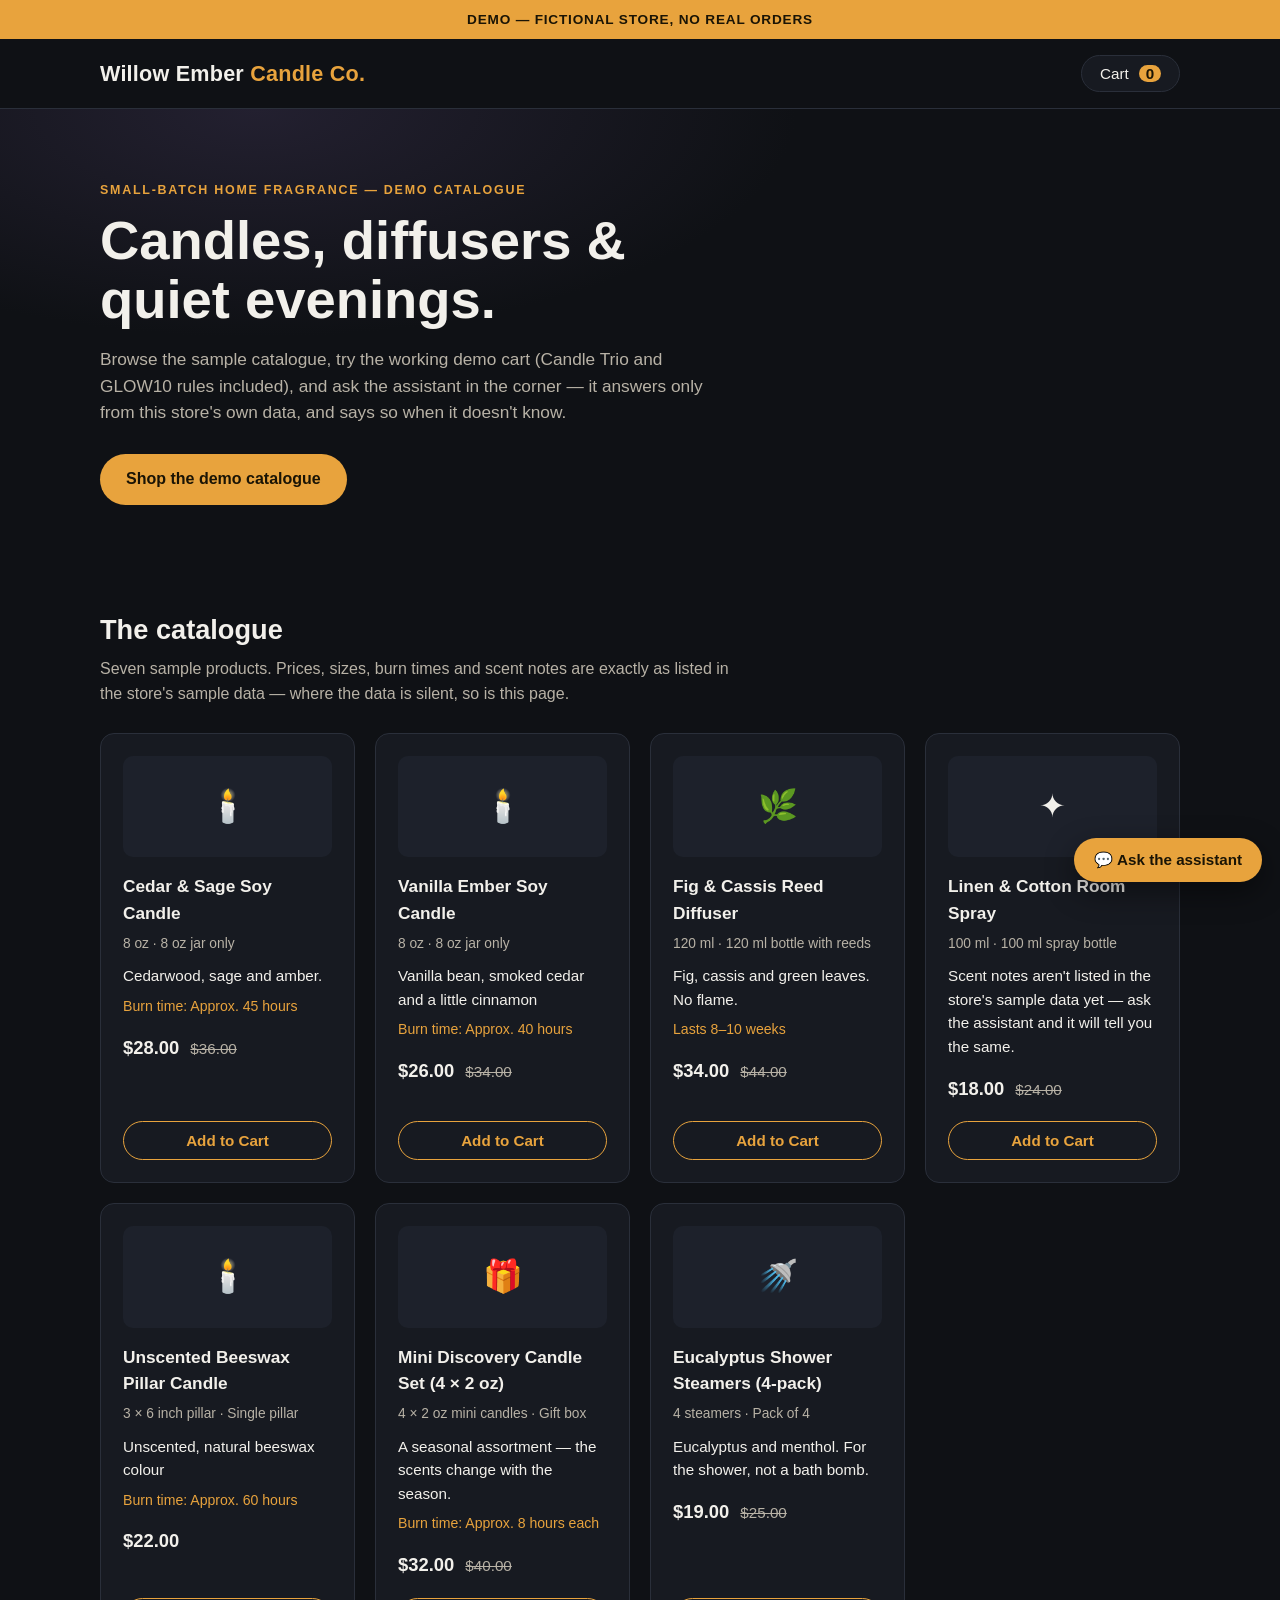
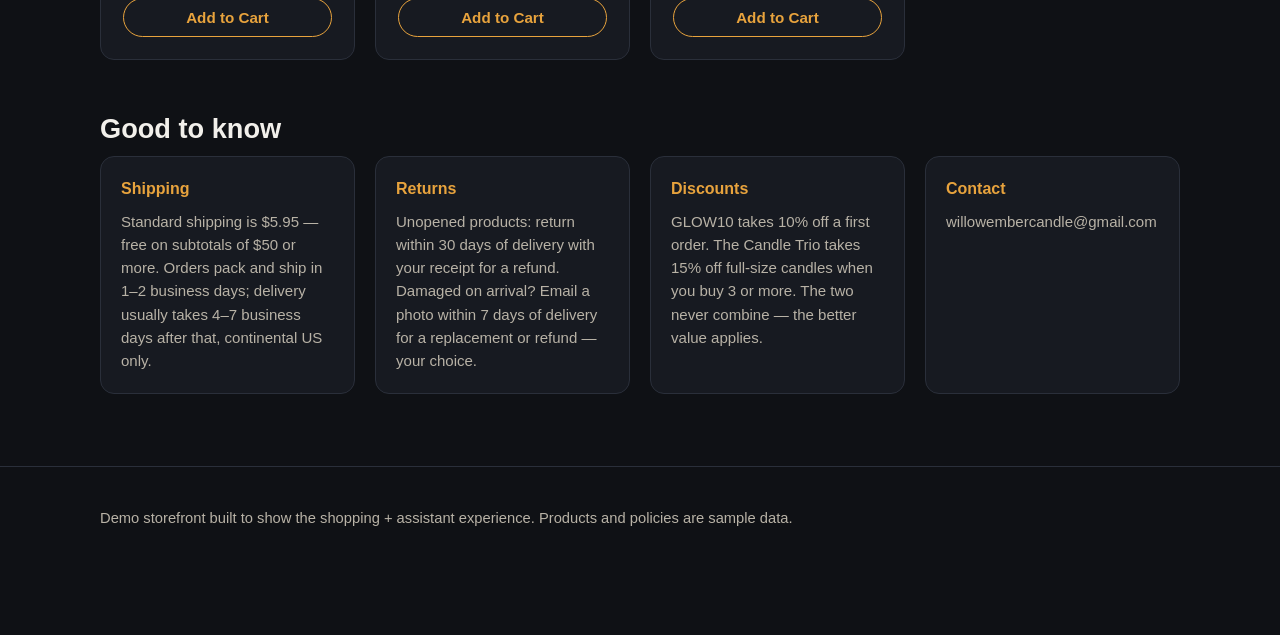
<file: store/index.html>
<!DOCTYPE html>
<html lang="en">
<head>
<meta charset="UTF-8">
<meta name="viewport" content="width=device-width, initial-scale=1.0">
<title>Willow Ember Candle Co. — Demo Storefront</title>
<meta name="description" content="Fictional demo storefront with an embedded AI store assistant. No real orders.">
<link rel="stylesheet" href="style.css">
</head>
<body>

<div class="demo-ribbon" role="note">DEMO — fictional store, no real orders</div>

<header class="site-header">
  <div class="wrap header-inner">
    <a class="brand" href="#">Willow Ember <span>Candle Co.</span></a>
    <button id="cart-open" class="cart-btn" type="button" aria-label="Open cart">
      Cart <span class="cart-count">0</span>
    </button>
  </div>
</header>

<section class="hero">
  <div class="wrap">
    <p class="eyebrow">Small-batch home fragrance — demo catalogue</p>
    <h1>Candles, diffusers &amp; quiet evenings.</h1>
    <p class="hero-sub">Browse the sample catalogue, try the working demo cart (Candle Trio and GLOW10 rules included), and ask the assistant in the corner — it answers only from this store's own data, and says so when it doesn't know.</p>
    <a class="hero-cta" href="#shop">Shop the demo catalogue</a>
  </div>
</section>

<main class="wrap" id="shop">
  <h2 class="section-title">The catalogue</h2>
  <p class="section-sub">Seven sample products. Prices, sizes, burn times and scent notes are exactly as listed in the store's sample data — where the data is silent, so is this page.</p>

  <div class="grid">

    <article class="card">
      <div class="card-art art-candle" aria-hidden="true">🕯️</div>
      <h3>Cedar &amp; Sage Soy Candle</h3>
      <p class="meta">8 oz · 8 oz jar only</p>
      <p class="notes">Cedarwood, sage and amber.</p>
      <p class="burn">Burn time: Approx. 45 hours</p>
      <p class="price">$28.00 <s>$36.00</s></p>
      <button class="add-btn" type="button" data-add="WEC-CED-8">Add to Cart</button>
    </article>

    <article class="card">
      <div class="card-art art-candle" aria-hidden="true">🕯️</div>
      <h3>Vanilla Ember Soy Candle</h3>
      <p class="meta">8 oz · 8 oz jar only</p>
      <p class="notes">Vanilla bean, smoked cedar and a little cinnamon</p>
      <p class="burn">Burn time: Approx. 40 hours</p>
      <p class="price">$26.00 <s>$34.00</s></p>
      <button class="add-btn" type="button" data-add="WEC-VAN-8">Add to Cart</button>
    </article>

    <article class="card">
      <div class="card-art art-diffuser" aria-hidden="true">🌿</div>
      <h3>Fig &amp; Cassis Reed Diffuser</h3>
      <p class="meta">120 ml · 120 ml bottle with reeds</p>
      <p class="notes">Fig, cassis and green leaves. No flame.</p>
      <p class="burn">Lasts 8–10 weeks</p>
      <p class="price">$34.00 <s>$44.00</s></p>
      <button class="add-btn" type="button" data-add="WEC-FIG-D">Add to Cart</button>
    </article>

    <article class="card">
      <div class="card-art art-spray" aria-hidden="true">✦</div>
      <h3>Linen &amp; Cotton Room Spray</h3>
      <p class="meta">100 ml · 100 ml spray bottle</p>
      <p class="notes">Scent notes aren't listed in the store's sample data yet — ask the assistant and it will tell you the same.</p>
      <p class="price">$18.00 <s>$24.00</s></p>
      <button class="add-btn" type="button" data-add="WEC-LIN-S">Add to Cart</button>
    </article>

    <article class="card">
      <div class="card-art art-pillar" aria-hidden="true">🕯️</div>
      <h3>Unscented Beeswax Pillar Candle</h3>
      <p class="meta">3 × 6 inch pillar · Single pillar</p>
      <p class="notes">Unscented, natural beeswax colour</p>
      <p class="burn">Burn time: Approx. 60 hours</p>
      <p class="price">$22.00</p>
      <button class="add-btn" type="button" data-add="WEC-BEE-P">Add to Cart</button>
    </article>

    <article class="card">
      <div class="card-art art-set" aria-hidden="true">🎁</div>
      <h3>Mini Discovery Candle Set (4 × 2 oz)</h3>
      <p class="meta">4 × 2 oz mini candles · Gift box</p>
      <p class="notes">A seasonal assortment — the scents change with the season.</p>
      <p class="burn">Burn time: Approx. 8 hours each</p>
      <p class="price">$32.00 <s>$40.00</s></p>
      <button class="add-btn" type="button" data-add="WEC-DIS-4">Add to Cart</button>
    </article>

    <article class="card">
      <div class="card-art art-steamer" aria-hidden="true">🚿</div>
      <h3>Eucalyptus Shower Steamers (4-pack)</h3>
      <p class="meta">4 steamers · Pack of 4</p>
      <p class="notes">Eucalyptus and menthol. For the shower, not a bath bomb.</p>
      <p class="price">$19.00 <s>$25.00</s></p>
      <button class="add-btn" type="button" data-add="WEC-EUC-4">Add to Cart</button>
    </article>

  </div>

  <section class="policies">
    <h2 class="section-title">Good to know</h2>
    <div class="policy-grid">
      <div class="policy"><h3>Shipping</h3><p>Standard shipping is $5.95 — free on subtotals of $50 or more. Orders pack and ship in 1–2 business days; delivery usually takes 4–7 business days after that, continental US only.</p></div>
      <div class="policy"><h3>Returns</h3><p>Unopened products: return within 30 days of delivery with your receipt for a refund. Damaged on arrival? Email a photo within 7 days of delivery for a replacement or refund — your choice.</p></div>
      <div class="policy"><h3>Discounts</h3><p>GLOW10 takes 10% off a first order. The Candle Trio takes 15% off full-size candles when you buy 3 or more. The two never combine — the better value applies.</p></div>
      <div class="policy"><h3>Contact</h3><p>willowembercandle@gmail.com</p></div>
    </div>
  </section>
</main>

<footer class="site-footer">
  <div class="wrap">
    <p>Demo storefront built to show the shopping + assistant experience. Products and policies are sample data.</p>
  </div>
</footer>

<!-- Cart drawer -->
<div id="cart-backdrop" class="backdrop" hidden></div>
<aside id="cart-drawer" class="cart-drawer" hidden aria-label="Shopping cart">
  <div class="cart-head">
    <h2>Your cart (demo)</h2>
    <button id="cart-close" type="button" aria-label="Close cart">✕</button>
  </div>
  <div id="cart-lines"></div>
  <form id="code-form" class="code-form">
    <label for="code-input">Discount code</label>
    <div class="code-row">
      <input id="code-input" type="text" placeholder="Try GLOW10" autocomplete="off">
      <button type="submit">Apply</button>
    </div>
    <p id="code-msg" class="code-msg" role="status"></p>
  </form>
  <div class="totals">
    <div class="trow"><span>Subtotal</span><span id="ct-subtotal">$0.00</span></div>
    <div class="trow" id="ct-discount-row" hidden><span id="ct-discount-label">Discount</span><span id="ct-discount">−$0.00</span></div>
    <div class="trow"><span>Standard shipping</span><span id="ct-shipping">—</span></div>
    <p id="cart-hint" class="cart-hint" hidden></p>
    <div class="trow grand"><span>Total</span><span id="ct-total">$0.00</span></div>
  </div>
  <button id="checkout-btn" class="checkout-btn" type="button">Checkout</button>
  <p id="demo-notice" class="demo-notice" hidden>Demo checkout — this is a fictional store, so no payment is taken and no order is placed. In a live store this button would continue to secure checkout.</p>
</aside>

<!-- AI assistant widget -->
<button id="assistant-toggle" class="assistant-toggle" type="button" aria-expanded="false" aria-controls="assistant-panel">💬 Ask the assistant</button>
<section id="assistant-panel" class="assistant-panel" hidden aria-label="Demo store assistant">
  <header class="assistant-head">
    <strong>Demo assistant — answers from this demo store's data</strong>
    <span>Willow Ember Candle Co.</span>
  </header>
  <div id="assistant-log" class="assistant-log" aria-live="polite"></div>
  <div id="assistant-chips" class="assistant-chips">
    <button type="button" data-q="Is shipping free?">Is shipping free?</button>
    <button type="button" data-q="Can I return a burned candle?">Can I return a burned candle?</button>
    <button type="button" data-q="Do codes stack?">Do codes stack?</button>
    <button type="button" data-q="How long does the Cedar candle burn?">How long does the Cedar candle burn?</button>
    <button type="button" data-q="How much is express shipping?">How much is express shipping?</button>
    <button type="button" data-q="Do you offer gift wrapping?">Do you offer gift wrapping?</button>
  </div>
  <div id="assistant-lead" class="assistant-lead" hidden>
    <form id="lead-form">
      <label for="lead-email">Demo lead capture — leave your email to see how it works (nothing is sent or stored):</label>
      <div class="code-row">
        <input id="lead-email" type="email" placeholder="you@example.com" autocomplete="email">
        <button type="submit">Send</button>
      </div>
    </form>
  </div>
  <form id="assistant-form" class="assistant-form">
    <input id="assistant-input" type="text" placeholder="Ask about products, shipping, returns…" autocomplete="off" aria-label="Ask the assistant">
    <button type="submit">Send</button>
  </form>
</section>

<script src="kb.js"></script>
<script src="app.js"></script>
<script src="assistant.js"></script>
</body>
</html>
</file>
<file: style.css>
:root{
  --paper:#f4efe6;
  --paper-deep:#ece4d2;
  --ink:#211d16;
  --ink-soft:#453d2f;
  --muted:#6f6655;
  --hair:#c9bfa8;
  --hair-dark:#8f846c;
  --vermilion:#b3371f;
  --label-cream:#faf5ea;
  --label-ink:#2b2018;
  --label-line:#d8cbb2;
  --slate:#15222c;
  --copper:#c47b4a;
  --chalk:#eef2f0;
  --dossier:#f7f3ea;
  --serif:"Fraunces",Georgia,"Times New Roman",Times,serif;
  --mono:"IBM Plex Mono","SFMono-Regular",Consolas,"Liberation Mono",Menlo,monospace;
}
*{box-sizing:border-box}
html{scroll-behavior:smooth}
body{
  margin:0;
  background-color:var(--paper);
  color:var(--ink);
  font-family:var(--serif);
  line-height:1.6;
  -webkit-font-smoothing:antialiased;
}
/* Subtle paper grain — tiny repeating SVG noise, no gradients */
body::before{
  content:"";
  position:fixed;
  inset:0;
  z-index:0;
  pointer-events:none;
  opacity:.05;
  background-image:url("data:image/svg+xml,%3Csvg xmlns='http://www.w3.org/2000/svg' width='140' height='140'%3E%3Cfilter id='n'%3E%3CfeTurbulence type='fractalNoise' baseFrequency='0.85' numOctaves='2' stitchTiles='stitch'/%3E%3CfeColorMatrix type='saturate' values='0'/%3E%3C/filter%3E%3Crect width='140' height='140' filter='url(%23n)'/%3E%3C/svg%3E");
  background-size:140px 140px;
}
header,main,footer{position:relative;z-index:1}
::selection{background:var(--vermilion);color:var(--paper)}
a{color:var(--ink)}
a:focus-visible{outline:2px solid var(--vermilion);outline-offset:4px}
.wrap{max-width:1180px;margin:0 auto;padding:0 24px}

/* ---------- Masthead ---------- */
.masthead{padding:26px 0 0}
.masthead-top{
  display:flex;justify-content:space-between;gap:16px;flex-wrap:wrap;
  margin:0 0 14px;
  font-family:var(--mono);font-size:.68rem;letter-spacing:.16em;text-transform:uppercase;color:var(--muted);
}
.brand{
  display:block;
  font-family:var(--serif);font-weight:900;
  font-size:clamp(2.7rem,9.6vw,7.6rem);
  line-height:.88;letter-spacing:-.025em;
  color:var(--ink);text-decoration:none;text-transform:uppercase;
}
.brand span{font-style:italic;font-weight:600;text-transform:none;letter-spacing:-.02em}
.dateline{
  margin:18px 0 0;padding:10px 0 0;
  border-top:3px solid var(--ink);
  font-family:var(--mono);font-size:.78rem;letter-spacing:.08em;color:var(--ink-soft);
}
.nav{
  display:flex;gap:8px 34px;flex-wrap:wrap;
  margin-top:14px;padding:11px 0 12px;
  border-top:1px solid var(--ink);border-bottom:1px solid var(--ink);
}
.nav a{
  font-family:var(--mono);font-size:.82rem;letter-spacing:.06em;
  color:var(--ink);text-decoration:none;text-transform:uppercase;
}
.nav a:hover{text-decoration:underline;text-underline-offset:4px}
.nav-no{color:var(--vermilion);font-weight:600;margin-right:7px}

/* ---------- Hero / editor's note ---------- */
.hero{padding:64px 0 30px;max-width:940px}
.eyebrow{
  margin:0 0 20px;
  font-family:var(--mono);font-size:.74rem;font-weight:600;letter-spacing:.22em;text-transform:uppercase;color:var(--vermilion);
}
h1{
  margin:0 0 24px;
  font-size:clamp(2.9rem,7.2vw,5.9rem);
  line-height:.98;letter-spacing:-.025em;font-weight:900;
  text-wrap:balance;
}
.try{position:relative;display:inline-block;white-space:nowrap}
.try-stroke{position:absolute;left:-2%;bottom:-.14em;width:104%;height:.26em;overflow:visible}
.lede{
  margin:0;max-width:700px;
  font-size:clamp(1.12rem,2.3vw,1.38rem);line-height:1.55;color:var(--ink-soft);
}
.hero-note{
  margin:20px 0 0;
  font-style:italic;font-weight:600;font-size:1.05rem;color:var(--ink);
}

/* ---------- Exhibit index ---------- */
.index-head{
  display:flex;justify-content:space-between;gap:14px;flex-wrap:wrap;align-items:baseline;
  margin:44px 0 0;padding:12px 0;
  border-top:3px solid var(--ink);border-bottom:1px solid var(--ink);
  font-family:var(--mono);font-size:.82rem;font-weight:600;letter-spacing:.22em;text-transform:uppercase;
}
.index-head-note{font-weight:400;letter-spacing:.05em;text-transform:none;color:var(--muted);font-size:.76rem}
.exhibits{padding:0 0 8px}
.exhibit{
  display:grid;grid-template-columns:1.12fr .88fr;gap:28px 56px;align-items:center;
  padding:46px 0 50px;
  border-bottom:1px solid var(--hair-dark);
  color:var(--ink);text-decoration:none;
}
.exhibit:last-child{border-bottom:3px solid var(--ink)}
.exhibit-flip .exhibit-main{order:2}
.exhibit-flip .plate{order:1}
.exhibit-top{display:flex;align-items:flex-start;justify-content:space-between;gap:16px;margin:0 0 8px}
.exhibit-no{
  font-family:var(--serif);font-weight:900;
  font-size:clamp(3.4rem,6vw,5.2rem);line-height:.9;letter-spacing:-.03em;color:var(--ink);
}
.demo-tag{
  flex:none;margin-top:10px;
  font-family:var(--mono);font-size:.68rem;font-weight:600;letter-spacing:.24em;
  padding:5px 9px 4px;
  border:1.5px solid var(--ink);color:var(--ink);background:var(--paper);
  transform:rotate(-1.4deg);
}
.exhibit h2{margin:0 0 12px;font-size:clamp(1.7rem,3.4vw,2.5rem);line-height:1.08;letter-spacing:-.02em;font-weight:900}
.exhibit-desc{margin:0 0 22px;max-width:520px;font-size:1.06rem;line-height:1.6;color:var(--ink-soft)}
.exhibit h3{
  margin:0 0 8px;
  font-family:var(--mono);font-size:.72rem;font-weight:600;letter-spacing:.22em;text-transform:uppercase;color:var(--vermilion);
}
.spec-list{list-style:none;margin:0 0 24px;padding:0;max-width:520px}
.spec-list li{
  padding:8px 0 8px 26px;position:relative;
  border-top:1px solid var(--hair);
  font-family:var(--mono);font-size:.84rem;line-height:1.5;color:var(--ink-soft);
}
.spec-list li:last-child{border-bottom:1px solid var(--hair)}
.spec-list li::before{content:"—";position:absolute;left:2px;color:var(--vermilion)}
.open-line{
  font-family:var(--mono);font-size:.86rem;font-weight:600;letter-spacing:.06em;text-transform:uppercase;
  border-bottom:2px solid var(--vermilion);padding-bottom:3px;
}
.exhibit:hover .open-line,.exhibit:focus-visible .open-line{color:var(--vermilion)}
.exhibit:hover h2{text-decoration:underline;text-decoration-thickness:2px;text-underline-offset:5px}

/* ---------- Specimen plates ---------- */
.plate{
  border:1px solid var(--ink);
  box-shadow:10px 10px 0 var(--paper-deep);
  padding:26px;
  min-height:290px;
  display:flex;align-items:center;justify-content:center;
}
.exhibit:hover .plate{box-shadow:13px 13px 0 var(--paper-deep)}

/* Nº 01 — label cream, printed-label miniature */
.plate-store{background:var(--label-cream);color:var(--label-ink)}
.label-mini{
  width:100%;max-width:320px;text-align:center;
  border:1.5px solid var(--label-ink);outline:1px solid var(--label-line);outline-offset:5px;
  padding:24px 20px 18px;
}
.label-brand{margin:0;font-family:var(--serif);font-weight:900;font-size:1.45rem;letter-spacing:.14em;text-transform:uppercase;line-height:1.1}
.label-sub{margin:6px 0 0;font-family:var(--mono);font-size:.64rem;letter-spacing:.22em;text-transform:uppercase;color:#7a6a52}
.label-rule{display:block;width:52px;height:1px;background:var(--label-ink);margin:14px auto}
.label-name{margin:0;font-family:var(--serif);font-style:italic;font-weight:600;font-size:1.12rem;line-height:1.35}
.label-spec{margin:12px 0 0;font-family:var(--mono);font-size:.64rem;letter-spacing:.12em;text-transform:uppercase;color:#7a6a52}
.label-foot{margin:16px 0 0;padding-top:10px;border-top:1px solid var(--label-line);font-family:var(--mono);font-size:.6rem;letter-spacing:.14em;text-transform:uppercase;color:#7a6a52}

/* Nº 02 — blueprint slate, copper line-work */
.plate-hvac{background:var(--slate);color:var(--chalk);border-color:var(--slate)}
.hvac-mini{width:100%;max-width:340px;text-align:center}
.fan{display:block;width:100%;height:auto;margin:0 auto}
.hvac-name{margin:14px 0 0;font-family:var(--mono);font-size:.8rem;font-weight:600;letter-spacing:.16em;text-transform:uppercase;color:var(--chalk)}
.hvac-spec{margin:6px 0 0;font-family:var(--mono);font-size:.66rem;letter-spacing:.12em;text-transform:uppercase;color:var(--copper)}
.hvac-foot{margin:14px 0 0;padding-top:10px;border-top:1px dashed var(--copper);font-family:var(--mono);font-size:.6rem;letter-spacing:.14em;text-transform:uppercase;color:#9db4bd}

/* Nº 03 — dossier paper, vermilion stamp */
.plate-audit{background:var(--dossier);color:var(--ink)}
.dossier-mini{width:100%;max-width:330px;position:relative;padding:6px 4px 0}
.dossier-head{margin:0 0 16px;font-family:var(--mono);font-size:.72rem;font-weight:600;letter-spacing:.14em;text-transform:uppercase}
.doc-line{display:block;height:2px;background:#cfc6ae;margin:0 0 11px;width:88%}
.doc-line-long{width:100%}
.doc-line-short{width:58%}
.stamp{
  display:inline-block;margin:8px 0 4px;
  font-family:var(--mono);font-size:1.28rem;font-weight:600;letter-spacing:.28em;text-transform:uppercase;
  color:var(--vermilion);border:3px solid var(--vermilion);
  padding:6px 14px 5px 18px;
  transform:rotate(-7deg);
}
.dossier-foot{margin:16px 0 0;padding-top:10px;border-top:1px solid var(--hair);font-family:var(--mono);font-size:.6rem;letter-spacing:.14em;text-transform:uppercase;color:var(--muted)}

/* ---------- Colophon ---------- */
.colophon{
  display:grid;grid-template-columns:170px 1fr;gap:12px 36px;
  margin:54px 0 58px;padding:28px 0 6px;
  border-top:3px double var(--ink);
}
.colophon-label{
  margin:0;
  font-family:var(--mono);font-size:.76rem;font-weight:600;letter-spacing:.26em;text-transform:uppercase;color:var(--vermilion);
}
.colophon-body p{margin:0;max-width:680px;font-size:1.05rem;line-height:1.65;color:var(--ink-soft)}
.colophon-body strong{color:var(--ink)}
.colophon-set{margin-top:14px !important;font-family:var(--mono);font-size:.72rem !important;letter-spacing:.08em;color:var(--muted) !important}

/* ---------- Order securely on Fiverr ---------- */
.order-head{margin-top:0}
.order-title{margin:30px 0 12px;font-size:clamp(1.8rem,3.6vw,2.6rem);line-height:1.06;letter-spacing:-.02em;font-weight:900}
.order-lede{margin:0 0 28px;max-width:660px;font-size:1.06rem;line-height:1.6;color:var(--ink-soft)}
.order-list{list-style:none;margin:0;padding:0;border-bottom:3px solid var(--ink)}
.order-list li{
  display:grid;grid-template-columns:1fr auto auto;gap:8px 40px;align-items:center;
  padding:20px 0;border-top:1px solid var(--hair-dark);
}
.order-info h3{margin:0 0 5px;font-size:1.3rem;line-height:1.15;font-weight:900;letter-spacing:-.01em}
.order-info p{margin:0;max-width:470px;font-size:.99rem;line-height:1.55;color:var(--ink-soft)}
.order-price{font-family:var(--mono);font-size:.84rem;font-weight:600;letter-spacing:.08em;text-transform:uppercase;white-space:nowrap}
.order-link{text-decoration:none;white-space:nowrap}
.order-link:hover{color:var(--vermilion)}

/* ---------- Footer (disclaimers verbatim) ---------- */
footer{border-top:1px solid var(--ink);padding:24px 0 38px;color:var(--muted);font-size:.92rem}
footer p{margin:0 0 8px;max-width:820px}
footer p:last-child{font-family:var(--mono);font-size:.76rem;letter-spacing:.05em}

/* ---------- Ink-in on scroll ---------- */
.js-reveal .reveal{opacity:0;transform:translateY(16px)}
.js-reveal .reveal.in{opacity:1;transform:none;transition:opacity .7s ease,transform .7s ease}
.plate,.exhibit:hover .plate{transition:box-shadow .25s ease}

/* ---------- Mobile: rows stack, plate on top ---------- */
@media(max-width:860px){
  .wrap{padding:0 18px}
  .masthead-top-right{display:none}
  .hero{padding:42px 0 20px}
  .exhibit{display:flex;flex-direction:column;align-items:stretch;gap:24px;padding:34px 0 38px}
  .exhibit .plate{order:-1;min-height:0;padding:20px}
  .exhibit-flip .exhibit-main{order:0}
  .exhibit-no{font-size:3.2rem}
  .demo-tag{margin-top:6px}
  .colophon{grid-template-columns:1fr;gap:10px;margin:40px 0 44px}
  .order-list li{grid-template-columns:1fr;gap:6px;padding:18px 0}
  .nav{gap:8px 20px}
}
@media(prefers-reduced-motion:reduce){
  html{scroll-behavior:auto}
  .js-reveal .reveal{opacity:1;transform:none}
  .js-reveal .reveal.in{transition:none}
  .plate,.exhibit:hover .plate{transition:none}
}
</file>
<file: audit/style.css>
/* ============================================================
   Nº 03 — SAMPLE AUDIT: "The examiner's dossier"
   A real report, re-dressed as a marked-up printed document.
   Paper #f7f3ea · Ink #211d16 · Vermilion #b3371f (Blocker only)
   Slate = Fix · Ochre = Polish. No dark theme, no glows, no cards.
   Type: Fraunces (report display) + IBM Plex Mono (facts/evidence),
   Georgia serif for the examiner's prose. Fonts: display=swap CDN.
   ============================================================ */
:root{
  --paper:#f7f3ea;
  --paper-lift:#fbf8f0;
  --paper-deep:#efe8d5;
  --ink:#211d16;
  --ink-soft:#4a4436;
  --muted:#6f6650;
  --rule:#cdc2a6;
  --rule-soft:#ddd4bc;
  --vermilion:#b3371f;
  --slate:#41586c;
  --ochre:#96690f;
  --serif:"Fraunces",Georgia,"Times New Roman",serif;
  --prose:Georgia,"Times New Roman",serif;
  --mono:"IBM Plex Mono",ui-monospace,SFMono-Regular,Menlo,Consolas,monospace;
}
*{box-sizing:border-box}
html{scroll-behavior:smooth}
body{
  margin:0;
  background-color:var(--paper);
  background-image:url("data:image/svg+xml,%3Csvg xmlns='http://www.w3.org/2000/svg' width='160' height='160'%3E%3Cfilter id='n'%3E%3CfeTurbulence type='fractalNoise' baseFrequency='0.9' numOctaves='2'/%3E%3CfeColorMatrix type='saturate' values='0'/%3E%3CfeComponentTransfer%3E%3CfeFuncA type='linear' slope='0.05'/%3E%3C/feComponentTransfer%3E%3C/filter%3E%3Crect width='160' height='160' filter='url(%23n)'/%3E%3C/svg%3E");
  color:var(--ink);
  font-family:var(--prose);
  font-size:1.02rem;
  line-height:1.65;
}
::selection{background:rgba(179,55,31,.22)}
a{color:var(--ink);text-decoration-color:var(--vermilion);text-underline-offset:3px}
a:hover{color:var(--vermilion)}
a:focus-visible,button:focus-visible{outline:2px solid var(--vermilion);outline-offset:3px}
code{font-family:var(--mono);font-size:.86em;background:rgba(33,29,22,.06);padding:.05em .3em}
.muted{color:var(--muted)}
hr{border:0;border-top:1px solid var(--ink);margin:22px 0}

/* ---------- Top bar: the document's running head ---------- */
.topbar{border-bottom:3px double var(--ink);padding:13px 0}
.topbar .wrap{display:flex;justify-content:space-between;gap:14px;flex-wrap:wrap;align-items:baseline}
.wrap{max-width:1220px;margin:0 auto;padding:0 22px}
.brand{color:var(--ink);text-decoration:none;font-family:var(--serif);font-weight:800;font-size:1.06rem;letter-spacing:.03em}
.brand span{color:var(--vermilion)}
.topbar .muted{font-family:var(--mono);font-size:.74rem;letter-spacing:.14em;text-transform:uppercase}

/* ---------- Layout ---------- */
.layout{display:grid;grid-template-columns:272px 1fr;gap:36px;max-width:1220px;margin:0 auto;padding:0 22px 64px;align-items:start}
main{min-width:0}

/* ---------- Sidebar: ruled document index ---------- */
.side{position:sticky;top:0;max-height:100vh;overflow:auto;padding:30px 20px 18px 0;border-right:1px solid var(--rule)}
.side h2{font-family:var(--mono);font-size:.72rem;font-weight:600;letter-spacing:.18em;text-transform:uppercase;color:var(--ink);margin:0 0 6px;padding-bottom:9px;border-bottom:2px solid var(--ink)}
.side a{display:block;color:var(--ink-soft);text-decoration:none;font-family:var(--mono);font-size:.8rem;line-height:1.45;padding:8px 6px 8px 10px;border-bottom:1px solid var(--rule-soft)}
.side a:hover,.side a.active{color:var(--ink);background:var(--paper-deep);box-shadow:inset 3px 0 0 var(--vermilion)}

/* ---------- Cover sheet (the sample banner, as filed) ---------- */
.sample-banner{position:relative;border:1.5px solid var(--ink);box-shadow:inset 0 0 0 5px var(--paper),inset 0 0 0 6.5px var(--ink);padding:46px 48px 52px;margin:30px 0 24px;text-align:center;overflow:hidden}
.sample-banner::after{content:"";position:absolute;right:30px;bottom:26px;width:70px;height:70px;border:2px solid rgba(179,55,31,.5);border-radius:50%;box-shadow:inset 0 0 0 4px var(--paper),inset 0 0 0 6px rgba(179,55,31,.5);transform:rotate(-11deg)}
.sample-banner .kicker{font-family:var(--serif);font-weight:900;font-size:clamp(2rem,5.2vw,3.3rem);letter-spacing:.015em;line-height:1.05;margin:0}
.sample-banner .kicker::after{content:"";display:block;width:64px;margin:18px auto 0;border-top:3px double var(--vermilion)}
.sample-banner p.big{font-family:var(--serif);font-size:1.22rem;font-weight:560;line-height:1.45;margin:20px auto 0;max-width:720px}
.sample-banner .muted{font-family:var(--mono);font-size:.83rem;line-height:1.7;text-align:left;margin:26px auto 0;max-width:820px}

/* ---------- Facts: mono docket table ---------- */
.facts{display:block;margin:0 0 8px;border-top:2px solid var(--ink);border-bottom:1px solid var(--ink)}
.facts div{display:grid;grid-template-columns:196px 1fr;gap:6px 22px;padding:11px 4px}
.facts div+div{border-top:1px solid var(--rule-soft)}
.facts div:nth-child(even){background:rgba(33,29,22,.028)}
.facts dt{font-family:var(--mono);font-size:.72rem;font-weight:600;letter-spacing:.13em;text-transform:uppercase;color:var(--ink-soft);padding-top:.28em}
.facts dd{margin:0;font-family:var(--mono);font-size:.9rem;line-height:1.65}

/* ---------- Panels: filed inserts, not cards ---------- */
.panel{border:1px solid var(--ink);background:var(--paper-deep);padding:24px 26px;margin:24px 0}
.panel h2{font-family:var(--serif);font-weight:700;font-size:1.65rem;line-height:1.2;margin:0 0 10px}
.panel h3{font-family:var(--serif);font-weight:700;font-size:1.2rem;margin:0 0 8px}
.audit-section .panel{background:var(--paper-deep)}

/* ---------- Tables: docket rules ---------- */
table{width:100%;border-collapse:collapse;margin:16px 0;font-family:var(--mono);font-size:.86rem;line-height:1.55}
thead{border-bottom:2px solid var(--ink)}
th,td{text-align:left;padding:9px 10px;border-bottom:1px solid var(--rule);vertical-align:top}
th{font-size:.7rem;font-weight:600;text-transform:uppercase;letter-spacing:.11em;color:var(--ink-soft);border-bottom:none}
tbody tr:last-child td{border-bottom:1px solid var(--ink)}

/* ---------- Counts: a docket row, not a card grid ---------- */
.counts{display:flex;flex-wrap:wrap;margin:20px 0 6px;border-top:1px solid var(--ink);border-bottom:1px solid var(--ink)}
.count{flex:1 1 120px;padding:12px 18px 10px;font-family:var(--mono);font-size:.74rem;letter-spacing:.12em;text-transform:uppercase;color:var(--ink-soft)}
.count+.count{border-left:1px solid var(--rule)}
.count b{display:block;font-family:var(--serif);font-size:2.15rem;font-weight:800;line-height:1.05;letter-spacing:0;text-transform:none;color:var(--ink)}

/* ---------- Section titles ---------- */
h2.section-title{font-family:var(--serif);font-weight:700;font-size:1.72rem;line-height:1.22;margin:44px 0 12px;padding-bottom:9px;border-bottom:1px solid var(--ink)}
.audit-section>p,.audit-section>ul{max-width:72ch}
.audit-section li{margin:7px 0}

/* ---------- Filter bar: index tabs ---------- */
.filters{position:sticky;top:0;z-index:5;background-color:var(--paper);border-top:2px solid var(--ink);border-bottom:1px solid var(--ink);padding:12px 2px;margin-top:26px;display:flex;gap:8px;flex-wrap:wrap;align-items:center}
.chip{font-family:var(--mono);font-size:.78rem;font-weight:500;letter-spacing:.09em;text-transform:uppercase;background:transparent;color:var(--ink);border:1px solid var(--ink);border-radius:0;padding:8px 13px;cursor:pointer}
.chip:hover{background:var(--paper-deep)}
.chip[aria-pressed="true"]{background:var(--ink);color:var(--paper);font-weight:600}
.chip[data-filter="blocker"][aria-pressed="true"]{background:var(--vermilion);border-color:var(--vermilion)}
.chip[data-filter="fix"][aria-pressed="true"]{background:var(--slate);border-color:var(--slate)}
.chip[data-filter="polish"][aria-pressed="true"]{background:var(--ochre);border-color:var(--ochre)}
.expand-all{font-family:var(--mono);font-size:.78rem;letter-spacing:.09em;text-transform:uppercase;background:transparent;color:var(--ink);border:1px dashed var(--ink);border-radius:0;padding:8px 13px;cursor:pointer;margin-left:auto}
.expand-all:hover{background:var(--paper-deep)}
#filter-status{font-family:var(--mono);font-style:italic;font-size:.82rem;color:var(--muted)}

/* ---------- Findings: examined items ---------- */
.finding{border-top:2px solid var(--ink);border-bottom:1px solid var(--rule);background:rgba(255,255,255,.3);padding:20px 20px 16px;margin:20px 0}
.finding[hidden]{display:none}
.finding-head{display:flex;gap:16px;align-items:flex-start;flex-wrap:wrap}
.finding h3{font-family:var(--serif);font-weight:620;font-size:1.17rem;line-height:1.35;margin:2px 0 0;flex:1;min-width:220px}

/* Severity = the examiner's stamp: inked, bordered, slightly rotated. */
.badge{
  --rot:-3.2deg;
  flex:none;display:inline-block;margin-top:3px;padding:6px 11px 5px;
  font-family:var(--mono);font-size:.72rem;font-weight:600;letter-spacing:.19em;white-space:nowrap;
  border:2.5px solid currentColor;border-radius:2px;background:transparent;
  transform:rotate(var(--rot));opacity:.94;
}
.badge-blocker{--rot:-3.2deg;color:var(--vermilion);background:rgba(179,55,31,.055)}
.badge-fix{--rot:2.1deg;color:var(--slate);background:rgba(65,88,108,.06)}
.badge-polish{--rot:-1.7deg;color:var(--ochre);background:rgba(150,105,15,.06)}

/* Signature motion: stamps settle (scale/rotate thump) as a finding
   scrolls into view. Armed ONLY by the inline IntersectionObserver
   script adding .stamp-watch — with JS off, or under
   prefers-reduced-motion (script returns early), stamps sit printed. */
html.stamp-watch .finding .badge{opacity:0;transform:rotate(calc(var(--rot) - 9deg)) scale(1.75)}
html.stamp-watch .finding.stamped-in .badge{opacity:.94;transform:rotate(var(--rot)) scale(1);transition:transform .38s cubic-bezier(.2,2.1,.45,1),opacity .22s ease-out}

/* Expand/collapse = the examiner's notes reveal */
.toggle{flex:none;font-family:var(--mono);font-size:.76rem;letter-spacing:.1em;text-transform:uppercase;background:transparent;color:var(--ink);border:1px solid var(--ink);border-radius:0;padding:7px 12px;cursor:pointer;margin-top:2px}
.toggle:hover{background:var(--ink);color:var(--paper)}
.finding-body{margin-top:14px;border-top:1px dashed #a99c7c;border-left:1px solid var(--rule);padding:8px 0 2px 20px;max-width:76ch}
.finding-body p{margin:9px 0}
.finding-body ul{margin:6px 0 10px}
.lbl{font-family:var(--mono);font-size:.74rem;font-weight:600;letter-spacing:.09em;text-transform:uppercase;color:var(--ink)}

/* ---------- Examiner's marginal notes ---------- */
.clean{border:1px solid var(--rule);border-left:4px solid var(--slate);background:var(--paper-deep);padding:14px 17px;margin:16px 0;font-size:.97rem}
.clean strong{color:var(--slate)}
.crossref{border:1px dashed var(--ink-soft);padding:14px 17px;margin:16px 0;color:var(--ink-soft);font-size:.95rem}
.crossref .lbl{color:var(--ink)}

/* ---------- Order on Fiverr ---------- */
.order-list{list-style:none;margin:16px 0 4px;padding:0;border-top:2px solid var(--ink)}
.order-list li{display:flex;flex-wrap:wrap;gap:3px 20px;align-items:baseline;padding:11px 2px;border-bottom:1px solid var(--rule)}
.order-name{flex:1 1 340px}
.order-price{font-family:var(--mono);font-size:.8rem;font-weight:600;letter-spacing:.09em;text-transform:uppercase;white-space:nowrap}
.order-list a{font-family:var(--mono);font-size:.8rem;font-weight:600;letter-spacing:.06em;text-transform:uppercase;white-space:nowrap}

/* ---------- Footer: colophon rule ---------- */
footer{border-top:3px double var(--ink);padding:24px 0 38px;font-family:var(--mono);font-size:.84rem;color:var(--muted)}
footer p{margin:6px 0}

/* ---------- Mobile: the dossier, re-ruled ---------- */
@media(max-width:900px){
  .layout{grid-template-columns:1fr;gap:0}
  .side{position:sticky;top:0;z-index:6;max-height:none;padding:12px 0 10px;border-right:0;border-bottom:2px solid var(--ink);background-color:var(--paper)}
  .side h2{border-bottom:0;padding-bottom:4px}
  .side nav{display:flex;overflow-x:auto;gap:0}
  .side a{white-space:nowrap;border-bottom:0;border-right:1px solid var(--rule-soft)}
  .sample-banner{padding:34px 22px 44px}
  .sample-banner::after{width:52px;height:52px;right:18px;bottom:16px}
  .panel{padding:19px}
  .count{flex-basis:40%}
  .count+.count{border-left:0}
  .expand-all{margin-left:0}
}
@media(max-width:560px){
  .facts div{grid-template-columns:1fr;gap:1px}
  .finding{padding:16px 14px 12px}
  .finding-body{padding-left:13px}
}
@media(max-width:375px){
  .wrap,.layout{padding-left:14px;padding-right:14px}
  h2.section-title{font-size:1.45rem}
}

/* ---------- Reduced motion: everything sits printed ---------- */
@media(prefers-reduced-motion:reduce){
  html{scroll-behavior:auto}
  *,*::before,*::after{transition:none!important;animation:none!important}
  .badge{opacity:.94;transform:rotate(var(--rot))}
}
</file>
<file: hvac/style.css>
/* Copperline Heating & Air — DEMO site
   Dark charcoal theme: bg #0f1115, panels #171a21, text #f2f0eb, amber #e8a33d */
:root{
  --bg:#0f1115; --panel:#171a21; --panel-2:#1d212b; --line:#2a2f3a;
  --text:#f2f0eb; --mut:#b8b4aa; --dim:#8b877d;
  --amber:#e8a33d; --amber-d:#c9852a; --amber-ink:#181106;
  --danger:#e05d4d; --ok:#7fc98a;
  --radius:14px; --shadow:0 18px 44px rgba(0,0,0,.5);
}
*{margin:0;padding:0;box-sizing:border-box}
html{scroll-behavior:smooth}
body{
  font-family:system-ui,-apple-system,"Segoe UI",Roboto,Helvetica,Arial,sans-serif;
  background:var(--bg); color:var(--text); line-height:1.55;
}
a{color:inherit}
.wrap{max-width:1140px;margin:0 auto;padding:0 20px}
.sr-only{position:absolute;width:1px;height:1px;overflow:hidden;clip:rect(0 0 0 0);white-space:nowrap}
.btn{display:inline-flex;align-items:center;gap:8px;font:inherit;font-weight:700;border-radius:10px;
  padding:12px 20px;font-size:15.5px;cursor:pointer;border:1px solid transparent;transition:.18s;text-decoration:none}
.btn-amber{background:var(--amber);color:var(--amber-ink)}
.btn-amber:hover{background:var(--amber-d)}
.btn-ghost{background:transparent;border-color:var(--line);color:var(--text)}
.btn-ghost:hover{border-color:var(--amber);color:var(--amber)}
.btn-lg{padding:15px 26px;font-size:17px}

/* demo ribbon — persistent */
.demo-ribbon{position:sticky;top:0;z-index:90;background:var(--amber);color:var(--amber-ink);
  text-align:center;font-size:13.5px;padding:7px 14px;letter-spacing:.2px}
.demo-ribbon strong{letter-spacing:1.2px}

/* header */
.site-header{position:sticky;top:31px;z-index:80;background:rgba(15,17,21,.96);border-bottom:1px solid var(--line);backdrop-filter:blur(6px)}
.nav-row{display:flex;align-items:center;justify-content:space-between;gap:16px;padding:12px 20px}
.logo{display:flex;align-items:center;gap:10px;font-weight:800;font-size:20px;text-decoration:none}
.logo small{display:block;font-size:10.5px;font-weight:700;color:var(--amber);letter-spacing:1.4px;text-transform:uppercase}
.menu{display:flex;gap:24px;font-weight:600;font-size:15px}
.menu a{text-decoration:none;color:var(--mut)}
.menu a:hover{color:var(--amber)}
.nav-actions{display:flex;align-items:center;gap:14px}
.nav-phone{font-size:14px;color:var(--mut)}
.nav-phone a{color:var(--text);font-weight:700;text-decoration:none}
.burger{display:none;background:none;border:0;cursor:pointer;padding:6px}

/* hero */
.hero{border-bottom:1px solid var(--line);
  background:radial-gradient(900px 420px at 85% -60px,rgba(232,163,61,.14),transparent 60%),var(--bg)}
.hero-grid{display:grid;grid-template-columns:1.08fr .92fr;gap:44px;padding:58px 20px 64px;align-items:start}
.eyebrow{color:var(--amber);font-weight:800;letter-spacing:1.6px;font-size:12.5px;text-transform:uppercase}
.hero h1{font-size:44px;line-height:1.12;font-weight:800;margin-top:10px}
.hero h1 em{font-style:normal;color:var(--amber)}
.lead{margin:18px 0 24px;color:var(--mut);font-size:17.5px;max-width:520px}
.hero-ctas{display:flex;gap:12px;flex-wrap:wrap}
.hero-points{list-style:none;margin-top:26px;display:grid;gap:9px;color:var(--mut);font-size:15px}
.hero-points li{padding-left:26px;position:relative}
.hero-points li::before{content:"—";position:absolute;left:2px;color:var(--amber);font-weight:800}
.hero-card{background:var(--panel);border:1px solid var(--line);border-radius:var(--radius);padding:26px;box-shadow:var(--shadow)}
.hero-card h2{font-size:20px;display:flex;align-items:center;gap:10px;flex-wrap:wrap}
.demo-chip{background:rgba(232,163,61,.15);border:1px solid var(--amber);color:var(--amber);
  font-size:11px;font-weight:800;letter-spacing:1px;text-transform:uppercase;border-radius:999px;padding:3px 10px}
.hero-card dl{margin:16px 0 18px;display:grid;gap:12px}
.hero-card dt{font-size:12px;font-weight:800;letter-spacing:1px;text-transform:uppercase;color:var(--dim)}
.hero-card dd{font-size:15.5px;margin-top:2px}
.fine{font-size:12.5px;color:var(--dim);margin-top:12px}

/* sections */
section{padding:64px 0}
.band{background:var(--panel);border-top:1px solid var(--line);border-bottom:1px solid var(--line)}
.sec-head{max-width:700px;margin-bottom:34px}
.sec-head h2,.panel h2,.cta-band h2{font-size:31px;margin:8px 0 10px;line-height:1.2}
.sec-head p{color:var(--mut);font-size:16.5px}

.cards{display:grid;grid-template-columns:repeat(3,1fr);gap:18px}
.card{background:var(--panel);border:1px solid var(--line);border-radius:var(--radius);padding:24px;display:flex;flex-direction:column;gap:10px}
.card h3{font-size:18.5px}
.card p{color:var(--mut);font-size:15px}
.card .btn{margin-top:auto;align-self:flex-start}
.range{color:var(--text)!important}
.range b{color:var(--amber);font-size:17px}
.range span{display:block;font-size:12.5px;color:var(--dim)}
.card-accent{border-color:var(--amber);background:linear-gradient(160deg,rgba(232,163,61,.12),var(--panel) 55%)}

.steps{display:grid;grid-template-columns:repeat(3,1fr);gap:18px}
.step{background:var(--bg);border:1px solid var(--line);border-radius:var(--radius);padding:26px}
.step .num{font-size:32px;font-weight:800;color:var(--amber)}
.step h3{margin:8px 0;font-size:18.5px}
.step p{color:var(--mut);font-size:15px}
.safety-note{margin-top:20px;border:1px solid var(--danger);border-radius:var(--radius);padding:22px 24px;background:rgba(224,93,77,.07)}
.safety-note h3{color:var(--danger);margin-bottom:6px}
.safety-note p{color:var(--mut);font-size:15px}
.inline-link{background:none;border:0;color:var(--amber);font:inherit;font-weight:700;cursor:pointer;text-decoration:underline;padding:0}

.two-col{display:grid;grid-template-columns:1fr 1fr;gap:18px}
.panel{background:var(--panel);border:1px solid var(--line);border-radius:var(--radius);padding:28px}
.panel p{color:var(--mut);font-size:15.5px}
.ticks{list-style:none;margin-top:16px;display:grid;gap:9px;font-size:15.5px}
.ticks li{padding-left:24px;position:relative}
.ticks li::before{content:"✓";position:absolute;left:0;color:var(--amber);font-weight:800}
.hours-list{display:grid;gap:10px;margin:14px 0}
.hours-list div{display:flex;justify-content:space-between;gap:14px;border-bottom:1px dashed var(--line);padding-bottom:9px}
.hours-list dt{color:var(--mut)} .hours-list dd{font-weight:700}

details{background:var(--bg);border:1px solid var(--line);border-radius:10px;padding:16px 18px;margin-bottom:10px}
summary{font-weight:700;cursor:pointer;font-size:16px}
details p{color:var(--mut);margin-top:8px;font-size:15px}

.cta-band{background:linear-gradient(120deg,rgba(232,163,61,.16),var(--panel) 60%);
  border:1px solid var(--amber);border-radius:var(--radius);padding:32px 34px;
  display:flex;justify-content:space-between;align-items:center;gap:20px;flex-wrap:wrap}
.cta-band p{color:var(--mut);font-size:15.5px;max-width:600px}

/* footer */
footer{border-top:1px solid var(--line);background:#0b0d10;padding:42px 0 110px;font-size:14.5px;color:var(--mut)}
.foot-grid{display:grid;grid-template-columns:2fr 1fr 1fr;gap:30px}
footer b{color:var(--text);display:block;margin-bottom:10px;font-size:15.5px}
footer li{list-style:none;margin-bottom:7px}
footer a{text-decoration:none} footer a:hover{color:var(--amber)}
.foot-link{background:none;border:0;color:var(--mut);font:inherit;cursor:pointer;padding:0;text-align:left}
.foot-link:hover{color:var(--amber)}
.foot-fine{margin-top:26px;padding-top:18px;border-top:1px solid var(--line)}

/* ============ chat widget ============ */
.chat-launcher{position:fixed;right:18px;bottom:18px;z-index:100;display:inline-flex;align-items:center;gap:10px;
  background:var(--amber);color:var(--amber-ink);border:0;border-radius:999px;padding:14px 22px;
  font:inherit;font-weight:800;font-size:15.5px;cursor:pointer;box-shadow:var(--shadow)}
.chat-launcher:hover{background:var(--amber-d)}
.chat-panel{position:fixed;right:18px;bottom:18px;z-index:110;width:392px;max-width:calc(100vw - 24px);
  height:min(620px,calc(100dvh - 110px));display:flex;flex-direction:column;
  background:var(--panel);border:1px solid var(--line);border-radius:16px;box-shadow:var(--shadow);overflow:hidden}
.chat-panel[hidden]{display:none}
.chat-head{display:flex;justify-content:space-between;gap:12px;align-items:flex-start;
  background:var(--panel-2);border-bottom:1px solid var(--line);padding:13px 16px}
.chat-head strong{display:block;font-size:13.5px;line-height:1.35}
.chat-head span{display:block;font-size:11.5px;color:var(--dim);margin-top:3px}
.chat-close{background:none;border:0;color:var(--mut);font-size:26px;line-height:1;cursor:pointer;padding:0 2px}
.chat-messages{flex:1;overflow-y:auto;padding:16px;display:flex;flex-direction:column;gap:10px}
.msg{max-width:86%;padding:10px 13px;border-radius:13px;font-size:14.5px;white-space:pre-wrap;word-wrap:break-word}
.msg-agent{background:var(--panel-2);border:1px solid var(--line);align-self:flex-start;border-bottom-left-radius:4px}
.msg-user{background:var(--amber);color:var(--amber-ink);align-self:flex-end;border-bottom-right-radius:4px;font-weight:600}
.msg-safety{background:rgba(224,93,77,.14);border:1px solid var(--danger);color:#ffd9d3;align-self:stretch;max-width:100%}
.lead-card{align-self:stretch;max-width:100%;background:#101820;border:1px solid var(--amber);border-radius:13px;padding:15px 16px;font-size:14px}
.lead-card h4{font-size:14.5px;color:var(--amber);margin-bottom:9px;letter-spacing:.3px}
.lead-card dl{display:grid;gap:6px}
.lead-card .row{display:flex;justify-content:space-between;gap:14px;border-bottom:1px dashed var(--line);padding-bottom:5px}
.lead-card dt{color:var(--dim)} .lead-card dd{font-weight:700;text-align:right}
.lead-card .urgent{color:var(--danger);font-weight:800;text-transform:uppercase;font-size:12.5px;letter-spacing:.6px}
.lead-card .demo-note{margin-top:11px;font-size:12.5px;color:var(--mut);border-top:1px solid var(--line);padding-top:9px}
.chat-quick{display:flex;gap:8px;flex-wrap:wrap;padding:10px 14px 2px}
.chat-quick button{background:transparent;border:1px solid var(--line);color:var(--mut);border-radius:999px;
  padding:6px 12px;font:inherit;font-size:12.5px;cursor:pointer}
.chat-quick button:hover{border-color:var(--amber);color:var(--amber)}
.chat-form{display:flex;gap:9px;padding:12px 14px 14px;border-top:1px solid var(--line)}
.chat-form input{flex:1;min-width:0;background:var(--bg);border:1px solid var(--line);border-radius:10px;
  color:var(--text);font:inherit;font-size:15px;padding:11px 12px}
.chat-form input:focus{outline:2px solid var(--amber);border-color:var(--amber)}

/* responsive */
@media(max-width:960px){
  .hero-grid{grid-template-columns:1fr;padding:44px 20px 52px}
  .hero h1{font-size:34px}
  .cards,.steps{grid-template-columns:1fr}
  .two-col{grid-template-columns:1fr}
  .menu{display:none;position:absolute;top:100%;left:0;right:0;background:var(--panel);
    flex-direction:column;padding:16px 20px;gap:14px;border-bottom:1px solid var(--line)}
  .menu.open{display:flex}
  .burger{display:block}
  .nav-phone{display:none}
  footer .foot-grid{grid-template-columns:1fr}
  .site-header{top:30px}
}
@media(max-width:600px){
  section{padding:48px 0}
  .cta-band{padding:24px}
  .chat-panel{right:12px;bottom:12px}
  .chat-launcher{right:12px;bottom:12px}
  .nav-actions .btn{display:none} /* launcher stays the chat entry point at 375px */
}
</file>
<file: store/style.css>
/* Willow Ember Candle Co. — demo storefront theme.
   Shared wave spec: dark charcoal + warm amber. */
:root{
  --bg:#0f1115; --panel:#171a21; --panel2:#1d212b; --text:#f2f0eb;
  --muted:#b8b2a6; --amber:#e8a33d; --amber-dark:#b97a1e;
  --line:#2a2f3a; --radius:14px;
}
*{box-sizing:border-box}
html{scroll-behavior:smooth}
body{
  margin:0; background:var(--bg); color:var(--text);
  font-family:-apple-system,BlinkMacSystemFont,"Segoe UI",Roboto,"Helvetica Neue",Arial,sans-serif;
  line-height:1.55;
}
.wrap{max-width:1120px;margin:0 auto;padding:0 20px}

/* Ribbon */
.demo-ribbon{
  position:sticky;top:0;z-index:60;text-align:center;
  background:var(--amber);color:#1a1405;font-weight:700;letter-spacing:.06em;
  padding:9px 12px;font-size:.85rem;text-transform:uppercase;
}

/* Header */
.site-header{border-bottom:1px solid var(--line);background:var(--bg)}
.header-inner{display:flex;align-items:center;justify-content:space-between;padding-top:16px;padding-bottom:16px}
.brand{color:var(--text);text-decoration:none;font-size:1.35rem;font-weight:800;letter-spacing:.01em}
.brand span{color:var(--amber)}
.cart-btn{
  background:var(--panel);color:var(--text);border:1px solid var(--line);
  border-radius:999px;padding:9px 18px;font-size:.95rem;cursor:pointer;
}
.cart-btn:hover{border-color:var(--amber)}
.cart-count{
  display:inline-block;min-width:22px;text-align:center;background:var(--amber);
  color:#1a1405;border-radius:999px;font-weight:800;padding:0 6px;margin-left:6px;
}

/* Hero */
.hero{padding:72px 0 56px;background:radial-gradient(900px 380px at 20% 0%,#232030 0%,var(--bg) 60%)}
.eyebrow{color:var(--amber);text-transform:uppercase;letter-spacing:.14em;font-size:.78rem;font-weight:700;margin:0 0 12px}
.hero h1{font-size:clamp(2.1rem,5vw,3.4rem);line-height:1.08;margin:0 0 16px;max-width:640px}
.hero-sub{color:var(--muted);max-width:620px;font-size:1.08rem;margin:0 0 28px}
.hero-cta{
  display:inline-block;background:var(--amber);color:#1a1405;font-weight:800;
  padding:13px 26px;border-radius:999px;text-decoration:none;
}
.hero-cta:hover{background:var(--amber-dark);color:#fff}

/* Grid + cards */
.section-title{font-size:1.7rem;margin:48px 0 6px}
.section-sub{color:var(--muted);margin:0 0 26px;max-width:640px}
.grid{display:grid;grid-template-columns:repeat(auto-fill,minmax(240px,1fr));gap:20px}
.card{
  background:var(--panel);border:1px solid var(--line);border-radius:var(--radius);
  padding:22px;display:flex;flex-direction:column;gap:6px;
}
.card:hover{border-color:#3a4152}
.card-art{
  font-size:2rem;background:var(--panel2);border-radius:10px;
  padding:26px 0;text-align:center;margin-bottom:10px;
}
.card h3{margin:0;font-size:1.08rem}
.card .meta{color:var(--muted);font-size:.86rem;margin:0}
.card .notes{margin:4px 0 0;font-size:.95rem}
.card .burn{color:var(--amber);font-size:.88rem;margin:2px 0 0}
.card .price{font-size:1.15rem;font-weight:800;margin:10px 0 12px}
.card .price s{color:var(--muted);font-weight:400;font-size:.95rem;margin-left:6px}
.add-btn{
  margin-top:auto;background:transparent;color:var(--amber);border:1.5px solid var(--amber);
  border-radius:999px;padding:10px 16px;font-weight:700;cursor:pointer;font-size:.95rem;
}
.add-btn:hover{background:var(--amber);color:#1a1405}

/* Policies */
.policies{padding-bottom:24px}
.policy-grid{display:grid;grid-template-columns:repeat(auto-fill,minmax(230px,1fr));gap:20px}
.policy{background:var(--panel);border:1px solid var(--line);border-radius:var(--radius);padding:20px}
.policy h3{margin:0 0 8px;color:var(--amber);font-size:1rem}
.policy p{margin:0;color:var(--muted);font-size:.94rem}

/* Footer */
.site-footer{border-top:1px solid var(--line);margin-top:48px;padding:26px 0 90px;color:var(--muted);font-size:.92rem}

/* Cart drawer */
.backdrop{position:fixed;inset:0;background:rgba(0,0,0,.55);z-index:70}
.cart-drawer{
  position:fixed;top:0;right:0;height:100dvh;width:min(400px,94vw);z-index:80;
  background:var(--panel);border-left:1px solid var(--line);padding:22px;overflow-y:auto;
}
.cart-head{display:flex;justify-content:space-between;align-items:center}
.cart-head h2{margin:0;font-size:1.2rem}
.cart-head button{background:none;border:none;color:var(--text);font-size:1.1rem;cursor:pointer}
.cart-empty{color:var(--muted)}
.cart-line{display:flex;align-items:center;gap:12px;padding:12px 0;border-bottom:1px solid var(--line)}
.cart-line-info{flex:1;display:flex;flex-direction:column}
.cart-line-info span{color:var(--muted);font-size:.85rem}
.qty{display:flex;align-items:center;gap:10px}
.qty button{
  width:28px;height:28px;border-radius:50%;border:1px solid var(--line);
  background:var(--panel2);color:var(--text);cursor:pointer;font-size:1rem;line-height:1;
}
.cart-line-total{font-weight:700;min-width:64px;text-align:right}
.code-form{margin-top:20px}
.code-form label{font-size:.88rem;color:var(--muted)}
.code-row{display:flex;gap:8px;margin-top:6px}
.code-row input{
  flex:1;background:var(--bg);border:1px solid var(--line);border-radius:9px;
  color:var(--text);padding:10px 12px;font-size:.95rem;min-width:0;
}
.code-row button{
  background:var(--panel2);color:var(--text);border:1px solid var(--line);
  border-radius:9px;padding:10px 16px;cursor:pointer;font-weight:600;
}
.code-msg{color:var(--amber);font-size:.87rem;min-height:1.2em}
.totals{margin-top:8px;border-top:1px solid var(--line);padding-top:14px}
.trow{display:flex;justify-content:space-between;padding:4px 0}
.trow.grand{font-size:1.15rem;font-weight:800;border-top:1px solid var(--line);margin-top:10px;padding-top:12px}
.cart-hint{color:var(--amber);font-size:.88rem}
.checkout-btn{
  width:100%;margin-top:16px;background:var(--amber);color:#1a1405;border:none;
  border-radius:999px;padding:14px;font-size:1rem;font-weight:800;cursor:pointer;
}
.checkout-btn:hover{background:var(--amber-dark);color:#fff}
.demo-notice{
  background:#2a2113;border:1px solid var(--amber-dark);border-radius:10px;
  padding:12px 14px;font-size:.9rem;margin-top:14px;
}

/* Assistant */
.assistant-toggle{
  position:fixed;right:18px;bottom:18px;z-index:90;
  background:var(--amber);color:#1a1405;border:none;border-radius:999px;
  padding:13px 20px;font-weight:800;font-size:.95rem;cursor:pointer;
  box-shadow:0 10px 30px rgba(0,0,0,.45);
}
.assistant-panel{
  position:fixed;right:18px;bottom:76px;z-index:90;
  width:min(380px,calc(100vw - 24px));max-height:min(640px,calc(100dvh - 110px));
  display:flex;flex-direction:column;background:var(--panel);
  border:1px solid var(--line);border-radius:16px;overflow:hidden;
  box-shadow:0 24px 60px rgba(0,0,0,.55);
}
.assistant-panel[hidden]{display:none}
.assistant-head{padding:14px 16px;background:var(--panel2);border-bottom:1px solid var(--line)}
.assistant-head strong{display:block;font-size:.92rem}
.assistant-head span{color:var(--muted);font-size:.8rem}
.assistant-log{padding:14px;overflow-y:auto;display:flex;flex-direction:column;gap:10px;min-height:180px}
.msg{
  max-width:88%;padding:10px 13px;border-radius:13px;font-size:.92rem;white-space:pre-wrap;
}
.msg.bot{background:var(--panel2);align-self:flex-start;border-bottom-left-radius:4px}
.msg.user{background:var(--amber);color:#1a1405;align-self:flex-end;border-bottom-right-radius:4px;font-weight:600}
.msg.lead-card{border:1px solid var(--amber)}
.assistant-chips{display:flex;flex-wrap:wrap;gap:7px;padding:0 14px 10px}
.assistant-chips button{
  background:transparent;border:1px solid var(--amber);color:var(--amber);
  border-radius:999px;padding:6px 11px;font-size:.8rem;cursor:pointer;
}
.assistant-chips button:hover{background:var(--amber);color:#1a1405}
.assistant-lead{padding:0 14px 12px}
.assistant-lead label{font-size:.85rem;color:var(--muted)}
.assistant-form{display:flex;gap:8px;padding:12px 14px;border-top:1px solid var(--line)}
.assistant-form input{
  flex:1;background:var(--bg);border:1px solid var(--line);border-radius:9px;
  color:var(--text);padding:10px 12px;font-size:.95rem;min-width:0;
}
.assistant-form button{
  background:var(--amber);color:#1a1405;border:none;border-radius:9px;
  padding:10px 16px;font-weight:800;cursor:pointer;
}

@media (max-width:480px){
  .hero{padding:48px 0 40px}
  .assistant-panel{right:12px;bottom:72px}
  .assistant-toggle{right:12px;bottom:12px}
}
</file>
